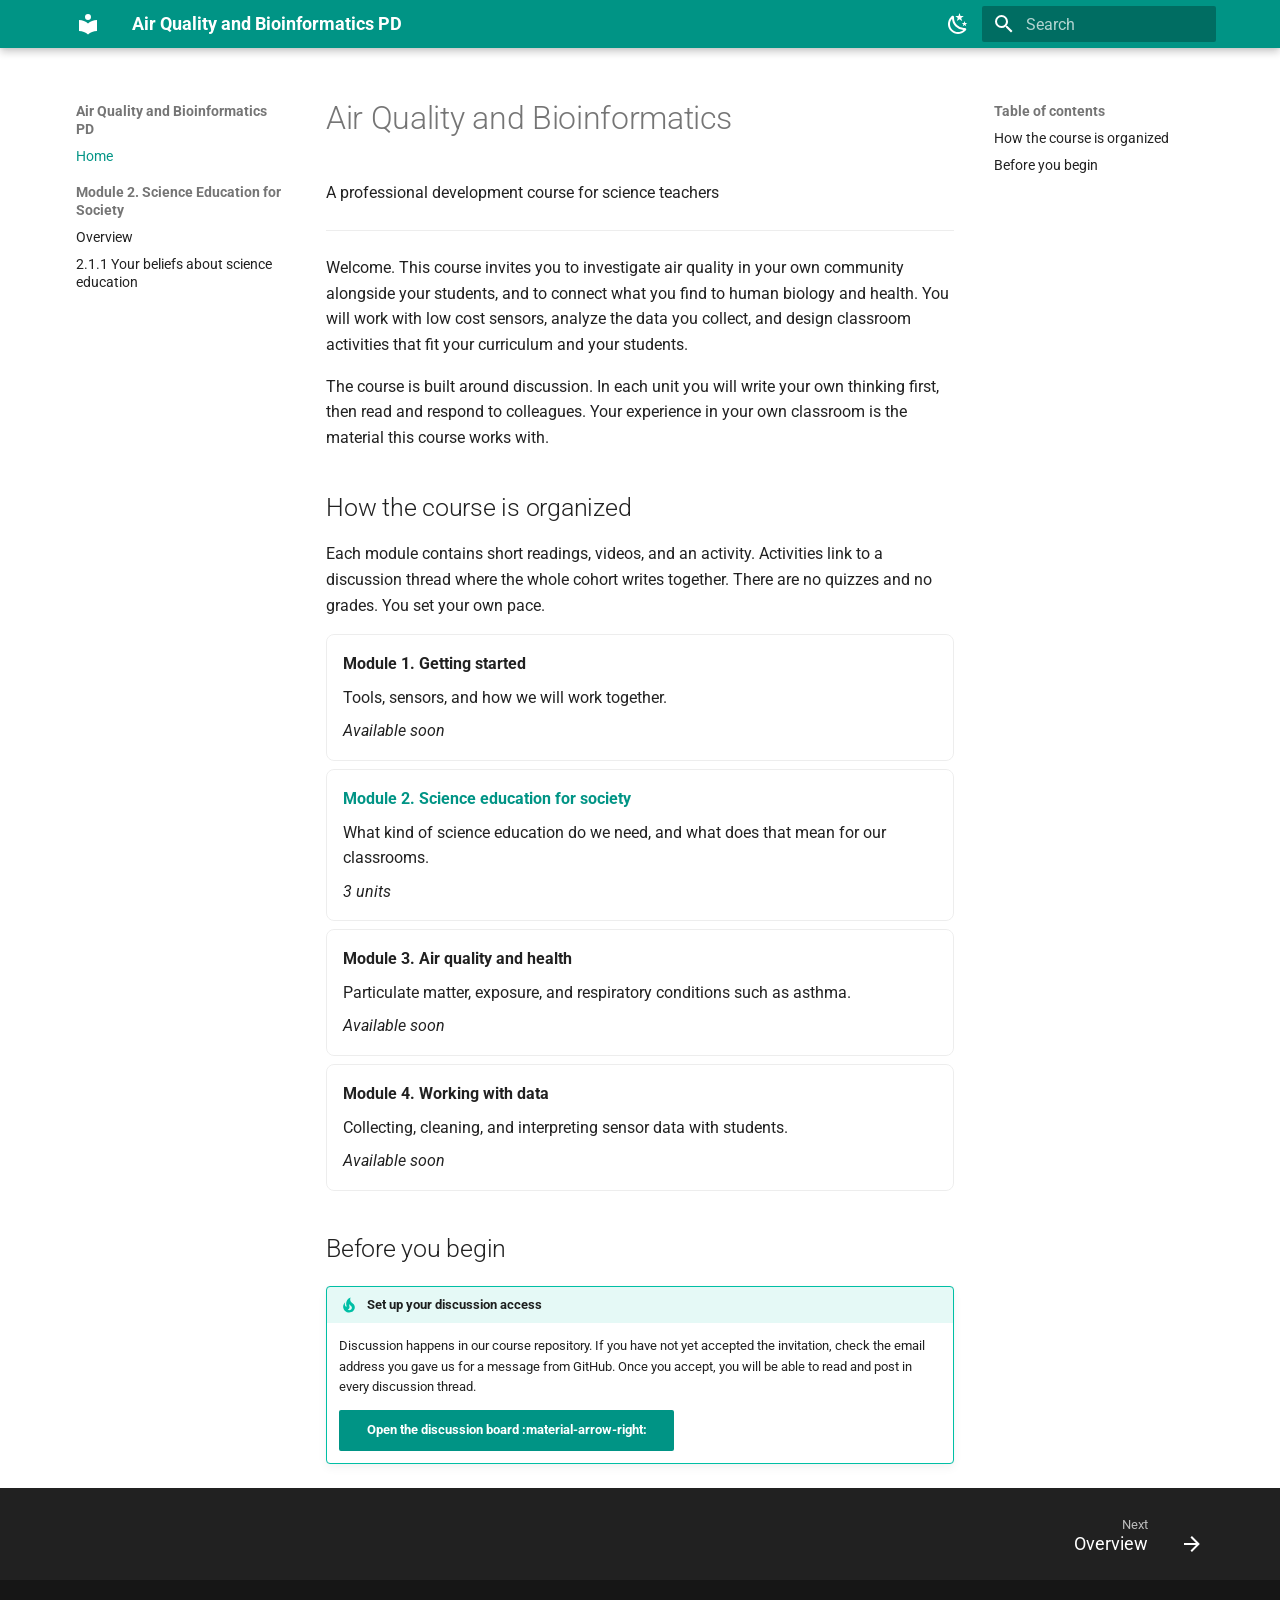
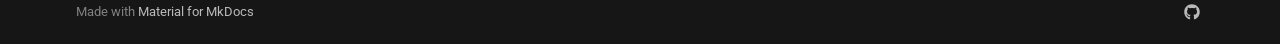
<file: index.html>
<!doctype html>
<html lang="en" class="no-js">
  <head>
    
      <meta charset="utf-8">
      <meta name="viewport" content="width=device-width,initial-scale=1">
      
        <meta name="description" content="A professional development course for science teachers">
      
      
      
      
      
        <link rel="next" href="module-2/index.html">
      
      
        
      
      
      <link rel="icon" href="assets/images/favicon.png">
      <meta name="generator" content="mkdocs-1.6.1, mkdocs-material-9.8.2">
    
    
      
        <title>Air Quality and Bioinformatics PD</title>
      
    
    
      <link rel="stylesheet" href="assets/stylesheets/main.57a0d79d.min.css">
      
        
        <link rel="stylesheet" href="assets/stylesheets/palette.fb2fffe2.min.css">
      
      


    
    
      
    
    
      
        
        
        <link rel="preconnect" href="https://fonts.gstatic.com" crossorigin>
        <link rel="stylesheet" href="https://fonts.googleapis.com/css?family=Roboto:300,300i,400,400i,700,700i%7CRoboto+Mono:400,400i,700,700i&display=fallback">
        <style>:root{--md-text-font:"Roboto";--md-code-font:"Roboto Mono"}</style>
      
    
    
      <link rel="stylesheet" href="stylesheets/extra.css">
    
    <script>__md_scope=new URL(".",location),__md_hash=e=>[...e].reduce(((e,_)=>(e<<5)-e+_.charCodeAt(0)),0),__md_get=(e,_=localStorage,t=__md_scope)=>JSON.parse(_.getItem(t.pathname+"."+e)),__md_set=(e,_,t=localStorage,a=__md_scope)=>{try{t.setItem(a.pathname+"."+e,JSON.stringify(_))}catch(e){}}</script>
    
      

    
    
  </head>
  
  
    
    
      
    
    
    
    
    <body dir="ltr" data-md-color-scheme="default" data-md-color-primary="teal" data-md-color-accent="teal">
  
    
    <input class="md-toggle" data-md-toggle="drawer" type="checkbox" id="__drawer" autocomplete="off">
    <input class="md-toggle" data-md-toggle="search" type="checkbox" id="__search" autocomplete="off">
    <label class="md-overlay" for="__drawer"></label>
    <div data-md-component="skip">
      
        
        <a href="#air-quality-and-bioinformatics" class="md-skip">
          Skip to content
        </a>
      
    </div>
    <div data-md-component="announce">
      
    </div>
    
    
      

  

<header class="md-header md-header--shadow" data-md-component="header">
  <nav class="md-header__inner md-grid" aria-label="Header">
    <a href="index.html" title="Air Quality and Bioinformatics PD" class="md-header__button md-logo" aria-label="Air Quality and Bioinformatics PD" data-md-component="logo">
      
  
  <svg xmlns="http://www.w3.org/2000/svg" viewBox="0 0 24 24"><path d="M12 8a3 3 0 0 0 3-3 3 3 0 0 0-3-3 3 3 0 0 0-3 3 3 3 0 0 0 3 3m0 3.54C9.64 9.35 6.5 8 3 8v11c3.5 0 6.64 1.35 9 3.54 2.36-2.19 5.5-3.54 9-3.54V8c-3.5 0-6.64 1.35-9 3.54"/></svg>

    </a>
    <label class="md-header__button md-icon" for="__drawer">
      
      <svg xmlns="http://www.w3.org/2000/svg" viewBox="0 0 24 24"><path d="M3 6h18v2H3zm0 5h18v2H3zm0 5h18v2H3z"/></svg>
    </label>
    <div class="md-header__title" data-md-component="header-title">
      <div class="md-header__ellipsis">
        <div class="md-header__topic">
          <span class="md-ellipsis">
            Air Quality and Bioinformatics PD
          </span>
        </div>
        <div class="md-header__topic" data-md-component="header-topic">
          <span class="md-ellipsis">
            
              Home
            
          </span>
        </div>
      </div>
    </div>
    
      
        <form class="md-header__option" data-md-component="palette">
  
    
    
    
    <input class="md-option" data-md-color-media="(prefers-color-scheme: light)" data-md-color-scheme="default" data-md-color-primary="teal" data-md-color-accent="teal"  aria-label="Switch to dark mode"  type="radio" name="__palette" id="__palette_0">
    
      <label class="md-header__button md-icon" title="Switch to dark mode" for="__palette_1" hidden>
        <svg xmlns="http://www.w3.org/2000/svg" viewBox="0 0 24 24"><path d="m17.75 4.09-2.53 1.94.91 3.06-2.63-1.81-2.63 1.81.91-3.06-2.53-1.94L12.44 4l1.06-3 1.06 3zm3.5 6.91-1.64 1.25.59 1.98-1.7-1.17-1.7 1.17.59-1.98L15.75 11l2.06-.05L18.5 9l.69 1.95zm-2.28 4.95c.83-.08 1.72 1.1 1.19 1.85-.32.45-.66.87-1.08 1.27C15.17 23 8.84 23 4.94 19.07c-3.91-3.9-3.91-10.24 0-14.14.4-.4.82-.76 1.27-1.08.75-.53 1.93.36 1.85 1.19-.27 2.86.69 5.83 2.89 8.02a9.96 9.96 0 0 0 8.02 2.89m-1.64 2.02a12.08 12.08 0 0 1-7.8-3.47c-2.17-2.19-3.33-5-3.49-7.82-2.81 3.14-2.7 7.96.31 10.98 3.02 3.01 7.84 3.12 10.98.31"/></svg>
      </label>
    
  
    
    
    
    <input class="md-option" data-md-color-media="(prefers-color-scheme: dark)" data-md-color-scheme="slate" data-md-color-primary="teal" data-md-color-accent="teal"  aria-label="Switch to light mode"  type="radio" name="__palette" id="__palette_1">
    
      <label class="md-header__button md-icon" title="Switch to light mode" for="__palette_0" hidden>
        <svg xmlns="http://www.w3.org/2000/svg" viewBox="0 0 24 24"><path d="M12 7a5 5 0 0 1 5 5 5 5 0 0 1-5 5 5 5 0 0 1-5-5 5 5 0 0 1 5-5m0 2a3 3 0 0 0-3 3 3 3 0 0 0 3 3 3 3 0 0 0 3-3 3 3 0 0 0-3-3m0-7 2.39 3.42C13.65 5.15 12.84 5 12 5s-1.65.15-2.39.42zM3.34 7l4.16-.35A7.2 7.2 0 0 0 5.94 8.5c-.44.74-.69 1.5-.83 2.29zm.02 10 1.76-3.77a7.131 7.131 0 0 0 2.38 4.14zM20.65 7l-1.77 3.79a7.02 7.02 0 0 0-2.38-4.15zm-.01 10-4.14.36c.59-.51 1.12-1.14 1.54-1.86.42-.73.69-1.5.83-2.29zM12 22l-2.41-3.44c.74.27 1.55.44 2.41.44.82 0 1.63-.17 2.37-.44z"/></svg>
      </label>
    
  
</form>
      
    
    
      <script>var palette=__md_get("__palette");if(palette&&palette.color){if("(prefers-color-scheme)"===palette.color.media){var media=matchMedia("(prefers-color-scheme: light)"),input=document.querySelector(media.matches?"[data-md-color-media='(prefers-color-scheme: light)']":"[data-md-color-media='(prefers-color-scheme: dark)']");palette.color.media=input.getAttribute("data-md-color-media"),palette.color.scheme=input.getAttribute("data-md-color-scheme"),palette.color.primary=input.getAttribute("data-md-color-primary"),palette.color.accent=input.getAttribute("data-md-color-accent")}for(var[key,value]of Object.entries(palette.color))document.body.setAttribute("data-md-color-"+key,value)}</script>
    
    
    
      
      
        <label class="md-header__button md-icon" for="__search">
          
          <svg xmlns="http://www.w3.org/2000/svg" viewBox="0 0 24 24"><path d="M9.5 3A6.5 6.5 0 0 1 16 9.5c0 1.61-.59 3.09-1.56 4.23l.27.27h.79l5 5-1.5 1.5-5-5v-.79l-.27-.27A6.52 6.52 0 0 1 9.5 16 6.5 6.5 0 0 1 3 9.5 6.5 6.5 0 0 1 9.5 3m0 2C7 5 5 7 5 9.5S7 14 9.5 14 14 12 14 9.5 12 5 9.5 5"/></svg>
        </label>
        <div class="md-search" data-md-component="search" role="dialog">
  <label class="md-search__overlay" for="__search"></label>
  <div class="md-search__inner" role="search">
    <form class="md-search__form" name="search">
      <input type="text" class="md-search__input" name="query" aria-label="Search" placeholder="Search" autocapitalize="off" autocorrect="off" autocomplete="off" spellcheck="false" data-md-component="search-query" required>
      <label class="md-search__icon md-icon" for="__search">
        
        <svg xmlns="http://www.w3.org/2000/svg" viewBox="0 0 24 24"><path d="M9.5 3A6.5 6.5 0 0 1 16 9.5c0 1.61-.59 3.09-1.56 4.23l.27.27h.79l5 5-1.5 1.5-5-5v-.79l-.27-.27A6.52 6.52 0 0 1 9.5 16 6.5 6.5 0 0 1 3 9.5 6.5 6.5 0 0 1 9.5 3m0 2C7 5 5 7 5 9.5S7 14 9.5 14 14 12 14 9.5 12 5 9.5 5"/></svg>
        
        <svg xmlns="http://www.w3.org/2000/svg" viewBox="0 0 24 24"><path d="M20 11v2H8l5.5 5.5-1.42 1.42L4.16 12l7.92-7.92L13.5 5.5 8 11z"/></svg>
      </label>
      <nav class="md-search__options" aria-label="Search">
        
        <button type="reset" class="md-search__icon md-icon" title="Clear" aria-label="Clear" tabindex="-1">
          
          <svg xmlns="http://www.w3.org/2000/svg" viewBox="0 0 24 24"><path d="M19 6.41 17.59 5 12 10.59 6.41 5 5 6.41 10.59 12 5 17.59 6.41 19 12 13.41 17.59 19 19 17.59 13.41 12z"/></svg>
        </button>
      </nav>
      
        <div class="md-search__suggest" data-md-component="search-suggest"></div>
      
    </form>
    <div class="md-search__output">
      <div class="md-search__scrollwrap" tabindex="0" data-md-scrollfix>
        <div class="md-search-result" data-md-component="search-result">
          <div class="md-search-result__meta">
            Initializing search
          </div>
          <ol class="md-search-result__list" role="presentation"></ol>
        </div>
      </div>
    </div>
  </div>
</div>
      
    
    
  </nav>
  
</header>
    
    <div class="md-container" data-md-component="container">
      
      
        
          
        
      
      <main class="md-main" data-md-component="main">
        <div class="md-main__inner md-grid">
          
            
              
              <div class="md-sidebar md-sidebar--primary" data-md-component="sidebar" data-md-type="navigation" >
                <div class="md-sidebar__scrollwrap">
                  <div class="md-sidebar__inner">
                    



<nav class="md-nav md-nav--primary" aria-label="Navigation" data-md-level="0">
  <label class="md-nav__title" for="__drawer">
    <a href="index.html" title="Air Quality and Bioinformatics PD" class="md-nav__button md-logo" aria-label="Air Quality and Bioinformatics PD" data-md-component="logo">
      
  
  <svg xmlns="http://www.w3.org/2000/svg" viewBox="0 0 24 24"><path d="M12 8a3 3 0 0 0 3-3 3 3 0 0 0-3-3 3 3 0 0 0-3 3 3 3 0 0 0 3 3m0 3.54C9.64 9.35 6.5 8 3 8v11c3.5 0 6.64 1.35 9 3.54 2.36-2.19 5.5-3.54 9-3.54V8c-3.5 0-6.64 1.35-9 3.54"/></svg>

    </a>
    Air Quality and Bioinformatics PD
  </label>
  
  <ul class="md-nav__list" data-md-scrollfix>
    
      
      
  
  
    
  
  
  
    <li class="md-nav__item md-nav__item--active">
      
      <input class="md-nav__toggle md-toggle" type="checkbox" id="__toc">
      
      
        
      
      
        <label class="md-nav__link md-nav__link--active" for="__toc">
          
  
  
  <span class="md-ellipsis">
    
  
    Home
  

    
  </span>
  
  

          <span class="md-nav__icon md-icon"></span>
        </label>
      
      <a href="index.html" class="md-nav__link md-nav__link--active">
        
  
  
  <span class="md-ellipsis">
    
  
    Home
  

    
  </span>
  
  

      </a>
      
        

<nav class="md-nav md-nav--secondary" aria-label="Table of contents">
  
  
  
    
  
  
    <label class="md-nav__title" for="__toc">
      <span class="md-nav__icon md-icon"></span>
      Table of contents
    </label>
    <ul class="md-nav__list" data-md-component="toc" data-md-scrollfix>
      
        <li class="md-nav__item">
  <a href="#how-the-course-is-organized" class="md-nav__link">
    <span class="md-ellipsis">
      
        How the course is organized
      
    </span>
  </a>
  
</li>
      
        <li class="md-nav__item">
  <a href="#before-you-begin" class="md-nav__link">
    <span class="md-ellipsis">
      
        Before you begin
      
    </span>
  </a>
  
</li>
      
    </ul>
  
</nav>
      
    </li>
  

    
      
      
  
  
  
  
    
    
    
    
      
        
        
      
    
    
    <li class="md-nav__item md-nav__item--section md-nav__item--nested">
      
        
        
        <input class="md-nav__toggle md-toggle " type="checkbox" id="__nav_2" >
        
          
          <label class="md-nav__link" for="__nav_2" id="__nav_2_label" tabindex="">
            
  
  
  <span class="md-ellipsis">
    
  
    Module 2. Science Education for Society
  

    
  </span>
  
  

            <span class="md-nav__icon md-icon"></span>
          </label>
        
        <nav class="md-nav" data-md-level="1" aria-labelledby="__nav_2_label" aria-expanded="false">
          <label class="md-nav__title" for="__nav_2">
            <span class="md-nav__icon md-icon"></span>
            
  
    Module 2. Science Education for Society
  

          </label>
          <ul class="md-nav__list" data-md-scrollfix>
            
              
                
  
  
  
  
    <li class="md-nav__item">
      <a href="module-2/index.html" class="md-nav__link">
        
  
  
  <span class="md-ellipsis">
    
  
    Overview
  

    
  </span>
  
  

      </a>
    </li>
  

              
            
              
                
  
  
  
  
    <li class="md-nav__item">
      <a href="module-2/beliefs.html" class="md-nav__link">
        
  
  
  <span class="md-ellipsis">
    
  
    2.1.1 Your beliefs about science education
  

    
  </span>
  
  

      </a>
    </li>
  

              
            
          </ul>
        </nav>
      
    </li>
  

    
  </ul>
</nav>
                  </div>
                </div>
              </div>
            
            
              
              <div class="md-sidebar md-sidebar--secondary" data-md-component="sidebar" data-md-type="toc" >
                <div class="md-sidebar__scrollwrap">
                  <div class="md-sidebar__inner">
                    

<nav class="md-nav md-nav--secondary" aria-label="Table of contents">
  
  
  
    
  
  
    <label class="md-nav__title" for="__toc">
      <span class="md-nav__icon md-icon"></span>
      Table of contents
    </label>
    <ul class="md-nav__list" data-md-component="toc" data-md-scrollfix>
      
        <li class="md-nav__item">
  <a href="#how-the-course-is-organized" class="md-nav__link">
    <span class="md-ellipsis">
      
        How the course is organized
      
    </span>
  </a>
  
</li>
      
        <li class="md-nav__item">
  <a href="#before-you-begin" class="md-nav__link">
    <span class="md-ellipsis">
      
        Before you begin
      
    </span>
  </a>
  
</li>
      
    </ul>
  
</nav>
                  </div>
                </div>
              </div>
            
          
          
            <div class="md-content" data-md-component="content">
              
              <article class="md-content__inner md-typeset">
                
                  



<h1 id="air-quality-and-bioinformatics">Air Quality and Bioinformatics</h1>
<p>A professional development course for science teachers</p>
<hr />
<p>Welcome. This course invites you to investigate air quality in your own community alongside your students, and to connect what you find to human biology and health. You will work with low cost sensors, analyze the data you collect, and design classroom activities that fit your curriculum and your students.</p>
<p>The course is built around discussion. In each unit you will write your own thinking first, then read and respond to colleagues. Your experience in your own classroom is the material this course works with.</p>
<h2 id="how-the-course-is-organized">How the course is organized</h2>
<p>Each module contains short readings, videos, and an activity. Activities link to a discussion thread where the whole cohort writes together. There are no quizzes and no grades. You set your own pace.</p>
<div class="grid cards">
<ul>
<li>
<p><strong>Module 1. Getting started</strong></p>
<p>Tools, sensors, and how we will work together.</p>
<p><em>Available soon</em></p>
</li>
<li>
<p><strong><a href="module-2/index.html">Module 2. Science education for society</a></strong></p>
<p>What kind of science education do we need, and what does that mean for our classrooms.</p>
<p><em>3 units</em></p>
</li>
<li>
<p><strong>Module 3. Air quality and health</strong></p>
<p>Particulate matter, exposure, and respiratory conditions such as asthma.</p>
<p><em>Available soon</em></p>
</li>
<li>
<p><strong>Module 4. Working with data</strong></p>
<p>Collecting, cleaning, and interpreting sensor data with students.</p>
<p><em>Available soon</em></p>
</li>
</ul>
</div>
<h2 id="before-you-begin">Before you begin</h2>
<div class="admonition tip">
<p class="admonition-title">Set up your discussion access</p>
<p>Discussion happens in our course repository. If you have not yet accepted the invitation, check the email address you gave us for a message from GitHub. Once you accept, you will be able to read and post in every discussion thread.</p>
<p><a class="md-button md-button--primary" href="https://github.com/">Open the discussion board :material-arrow-right:</a></p>
</div>












                
              </article>
            </div>
          
          
<script>var target=document.getElementById(location.hash.slice(1));target&&target.name&&(target.checked=target.name.startsWith("__tabbed_"))</script>
        </div>
        
          <button type="button" class="md-top md-icon" data-md-component="top" hidden>
  
  <svg xmlns="http://www.w3.org/2000/svg" viewBox="0 0 24 24"><path d="M13 20h-2V8l-5.5 5.5-1.42-1.42L12 4.16l7.92 7.92-1.42 1.42L13 8z"/></svg>
  Back to top
</button>
        
      </main>
      
        <footer class="md-footer">
  
    
      
      <nav class="md-footer__inner md-grid" aria-label="Footer" >
        
        
          
          <a href="module-2/index.html" class="md-footer__link md-footer__link--next" aria-label="Next: Overview">
            <div class="md-footer__title">
              <span class="md-footer__direction">
                Next
              </span>
              <div class="md-ellipsis">
                Overview
              </div>
            </div>
            <div class="md-footer__button md-icon">
              
              <svg xmlns="http://www.w3.org/2000/svg" viewBox="0 0 24 24"><path d="M4 11v2h12l-5.5 5.5 1.42 1.42L19.84 12l-7.92-7.92L10.5 5.5 16 11z"/></svg>
            </div>
          </a>
        
      </nav>
    
  
  <div class="md-footer-meta md-typeset">
    <div class="md-footer-meta__inner md-grid">
      <div class="md-copyright">
  
  
    Made with
    <a href="https://squidfunk.github.io/mkdocs-material/" target="_blank" rel="noopener">
      Material for MkDocs
    </a>
  
</div>
      
        
<div class="md-social">
  
    
    
    
    
    <a href="https://github.com/" target="_blank" rel="noopener" title="Course repository" class="md-social__link">
      <svg xmlns="http://www.w3.org/2000/svg" viewBox="0 0 512 512"><!--! Font Awesome Free 7.1.0 by @fontawesome - https://fontawesome.com License - https://fontawesome.com/license/free (Icons: CC BY 4.0, Fonts: SIL OFL 1.1, Code: MIT License) Copyright 2025 Fonticons, Inc.--><path d="M173.9 397.4c0 2-2.3 3.6-5.2 3.6-3.3.3-5.6-1.3-5.6-3.6 0-2 2.3-3.6 5.2-3.6 3-.3 5.6 1.3 5.6 3.6m-31.1-4.5c-.7 2 1.3 4.3 4.3 4.9 2.6 1 5.6 0 6.2-2s-1.3-4.3-4.3-5.2c-2.6-.7-5.5.3-6.2 2.3m44.2-1.7c-2.9.7-4.9 2.6-4.6 4.9.3 2 2.9 3.3 5.9 2.6 2.9-.7 4.9-2.6 4.6-4.6-.3-1.9-3-3.2-5.9-2.9M252.8 8C114.1 8 8 113.3 8 252c0 110.9 69.8 205.8 169.5 239.2 12.8 2.3 17.3-5.6 17.3-12.1 0-6.2-.3-40.4-.3-61.4 0 0-70 15-84.7-29.8 0 0-11.4-29.1-27.8-36.6 0 0-22.9-15.7 1.6-15.4 0 0 24.9 2 38.6 25.8 21.9 38.6 58.6 27.5 72.9 20.9 2.3-16 8.8-27.1 16-33.7-55.9-6.2-112.3-14.3-112.3-110.5 0-27.5 7.6-41.3 23.6-58.9-2.6-6.5-11.1-33.3 2.6-67.9 20.9-6.5 69 27 69 27 20-5.6 41.5-8.5 62.8-8.5s42.8 2.9 62.8 8.5c0 0 48.1-33.6 69-27 13.7 34.7 5.2 61.4 2.6 67.9 16 17.7 25.8 31.5 25.8 58.9 0 96.5-58.9 104.2-114.8 110.5 9.2 7.9 17 22.9 17 46.4 0 33.7-.3 75.4-.3 83.6 0 6.5 4.6 14.4 17.3 12.1C436.2 457.8 504 362.9 504 252 504 113.3 391.5 8 252.8 8M105.2 352.9c-1.3 1-1 3.3.7 5.2 1.6 1.6 3.9 2.3 5.2 1 1.3-1 1-3.3-.7-5.2-1.6-1.6-3.9-2.3-5.2-1m-10.8-8.1c-.7 1.3.3 2.9 2.3 3.9 1.6 1 3.6.7 4.3-.7.7-1.3-.3-2.9-2.3-3.9-2-.6-3.6-.3-4.3.7m32.4 35.6c-1.6 1.3-1 4.3 1.3 6.2 2.3 2.3 5.2 2.6 6.5 1 1.3-1.3.7-4.3-1.3-6.2-2.2-2.3-5.2-2.6-6.5-1m-11.4-14.7c-1.6 1-1.6 3.6 0 5.9s4.3 3.3 5.6 2.3c1.6-1.3 1.6-3.9 0-6.2-1.4-2.3-4-3.3-5.6-2"/></svg>
    </a>
  
</div>
      
    </div>
  </div>
</footer>
      
    </div>
    <div class="md-dialog" data-md-component="dialog">
      <div class="md-dialog__inner md-typeset"></div>
    </div>
    
    
    
      
      
      <script id="__config" type="application/json">{"annotate": null, "base": ".", "features": ["navigation.sections", "navigation.top", "navigation.footer", "content.tooltips", "search.highlight", "search.suggest"], "search": "assets/javascripts/workers/search.a7633da7.min.js", "tags": null, "translations": {"clipboard.copied": "Copied to clipboard", "clipboard.copy": "Copy to clipboard", "search.result.more.one": "1 more on this page", "search.result.more.other": "# more on this page", "search.result.none": "No matching documents", "search.result.one": "1 matching document", "search.result.other": "# matching documents", "search.result.placeholder": "Type to start searching", "search.result.term.missing": "Missing", "select.version": "Select version"}, "version": null}</script>
    
    
      <script src="assets/javascripts/bundle.a5f9d56c.min.js"></script>
      
    
  </body>
</html>
</file>
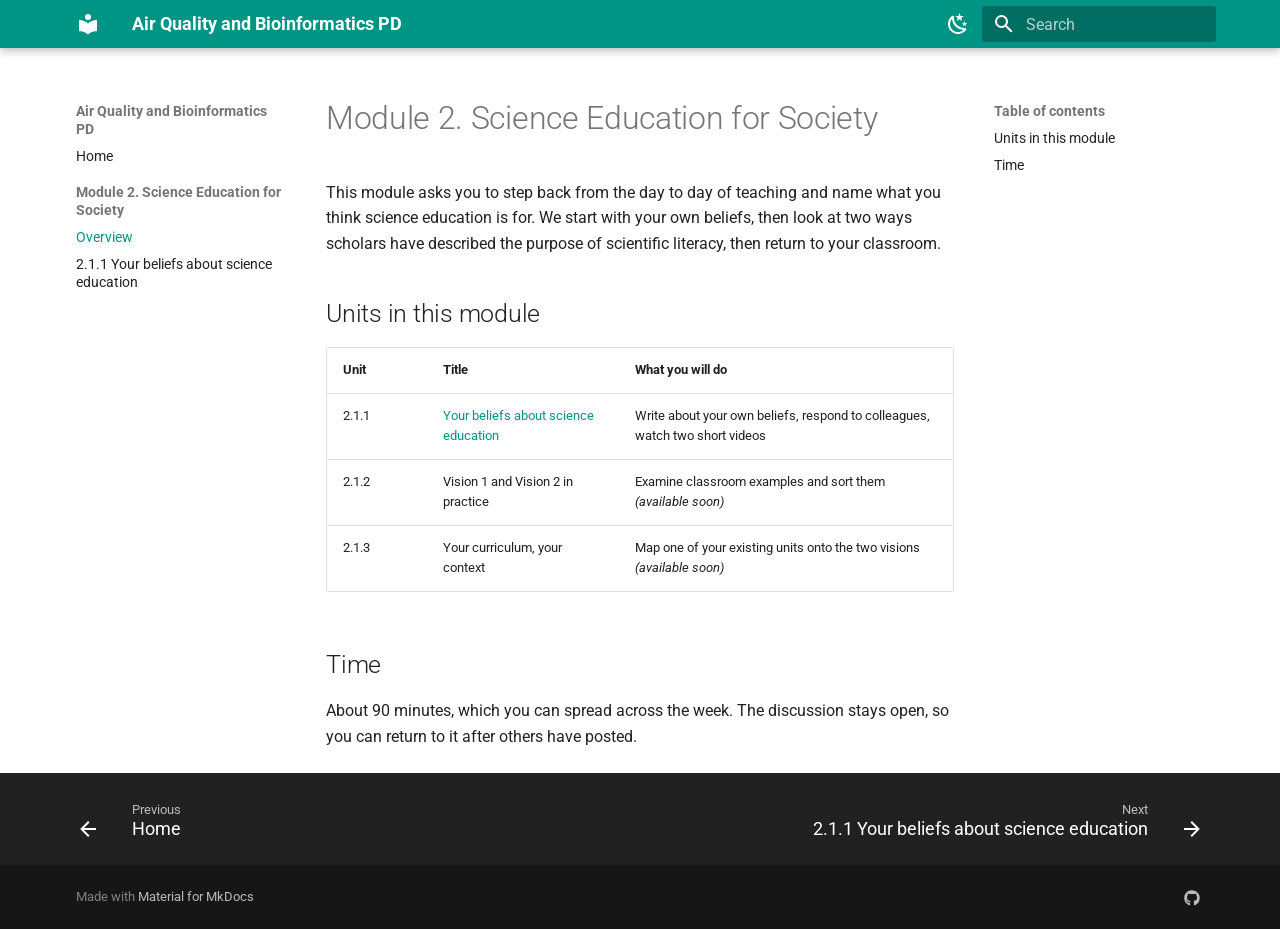
<file: module-2/index.html>
<!doctype html>
<html lang="en" class="no-js">
  <head>
    
      <meta charset="utf-8">
      <meta name="viewport" content="width=device-width,initial-scale=1">
      
        <meta name="description" content="A professional development course for science teachers">
      
      
      
      
        <link rel="prev" href="../index.html">
      
      
        <link rel="next" href="beliefs.html">
      
      
        
      
      
      <link rel="icon" href="../assets/images/favicon.png">
      <meta name="generator" content="mkdocs-1.6.1, mkdocs-material-9.8.2">
    
    
      
        <title>Overview - Air Quality and Bioinformatics PD</title>
      
    
    
      <link rel="stylesheet" href="../assets/stylesheets/main.57a0d79d.min.css">
      
        
        <link rel="stylesheet" href="../assets/stylesheets/palette.fb2fffe2.min.css">
      
      


    
    
      
    
    
      
        
        
        <link rel="preconnect" href="https://fonts.gstatic.com" crossorigin>
        <link rel="stylesheet" href="https://fonts.googleapis.com/css?family=Roboto:300,300i,400,400i,700,700i%7CRoboto+Mono:400,400i,700,700i&display=fallback">
        <style>:root{--md-text-font:"Roboto";--md-code-font:"Roboto Mono"}</style>
      
    
    
      <link rel="stylesheet" href="../stylesheets/extra.css">
    
    <script>__md_scope=new URL("..",location),__md_hash=e=>[...e].reduce(((e,_)=>(e<<5)-e+_.charCodeAt(0)),0),__md_get=(e,_=localStorage,t=__md_scope)=>JSON.parse(_.getItem(t.pathname+"."+e)),__md_set=(e,_,t=localStorage,a=__md_scope)=>{try{t.setItem(a.pathname+"."+e,JSON.stringify(_))}catch(e){}}</script>
    
      

    
    
  </head>
  
  
    
    
      
    
    
    
    
    <body dir="ltr" data-md-color-scheme="default" data-md-color-primary="teal" data-md-color-accent="teal">
  
    
    <input class="md-toggle" data-md-toggle="drawer" type="checkbox" id="__drawer" autocomplete="off">
    <input class="md-toggle" data-md-toggle="search" type="checkbox" id="__search" autocomplete="off">
    <label class="md-overlay" for="__drawer"></label>
    <div data-md-component="skip">
      
        
        <a href="#module-2-science-education-for-society" class="md-skip">
          Skip to content
        </a>
      
    </div>
    <div data-md-component="announce">
      
    </div>
    
    
      

  

<header class="md-header md-header--shadow" data-md-component="header">
  <nav class="md-header__inner md-grid" aria-label="Header">
    <a href="../index.html" title="Air Quality and Bioinformatics PD" class="md-header__button md-logo" aria-label="Air Quality and Bioinformatics PD" data-md-component="logo">
      
  
  <svg xmlns="http://www.w3.org/2000/svg" viewBox="0 0 24 24"><path d="M12 8a3 3 0 0 0 3-3 3 3 0 0 0-3-3 3 3 0 0 0-3 3 3 3 0 0 0 3 3m0 3.54C9.64 9.35 6.5 8 3 8v11c3.5 0 6.64 1.35 9 3.54 2.36-2.19 5.5-3.54 9-3.54V8c-3.5 0-6.64 1.35-9 3.54"/></svg>

    </a>
    <label class="md-header__button md-icon" for="__drawer">
      
      <svg xmlns="http://www.w3.org/2000/svg" viewBox="0 0 24 24"><path d="M3 6h18v2H3zm0 5h18v2H3zm0 5h18v2H3z"/></svg>
    </label>
    <div class="md-header__title" data-md-component="header-title">
      <div class="md-header__ellipsis">
        <div class="md-header__topic">
          <span class="md-ellipsis">
            Air Quality and Bioinformatics PD
          </span>
        </div>
        <div class="md-header__topic" data-md-component="header-topic">
          <span class="md-ellipsis">
            
              Overview
            
          </span>
        </div>
      </div>
    </div>
    
      
        <form class="md-header__option" data-md-component="palette">
  
    
    
    
    <input class="md-option" data-md-color-media="(prefers-color-scheme: light)" data-md-color-scheme="default" data-md-color-primary="teal" data-md-color-accent="teal"  aria-label="Switch to dark mode"  type="radio" name="__palette" id="__palette_0">
    
      <label class="md-header__button md-icon" title="Switch to dark mode" for="__palette_1" hidden>
        <svg xmlns="http://www.w3.org/2000/svg" viewBox="0 0 24 24"><path d="m17.75 4.09-2.53 1.94.91 3.06-2.63-1.81-2.63 1.81.91-3.06-2.53-1.94L12.44 4l1.06-3 1.06 3zm3.5 6.91-1.64 1.25.59 1.98-1.7-1.17-1.7 1.17.59-1.98L15.75 11l2.06-.05L18.5 9l.69 1.95zm-2.28 4.95c.83-.08 1.72 1.1 1.19 1.85-.32.45-.66.87-1.08 1.27C15.17 23 8.84 23 4.94 19.07c-3.91-3.9-3.91-10.24 0-14.14.4-.4.82-.76 1.27-1.08.75-.53 1.93.36 1.85 1.19-.27 2.86.69 5.83 2.89 8.02a9.96 9.96 0 0 0 8.02 2.89m-1.64 2.02a12.08 12.08 0 0 1-7.8-3.47c-2.17-2.19-3.33-5-3.49-7.82-2.81 3.14-2.7 7.96.31 10.98 3.02 3.01 7.84 3.12 10.98.31"/></svg>
      </label>
    
  
    
    
    
    <input class="md-option" data-md-color-media="(prefers-color-scheme: dark)" data-md-color-scheme="slate" data-md-color-primary="teal" data-md-color-accent="teal"  aria-label="Switch to light mode"  type="radio" name="__palette" id="__palette_1">
    
      <label class="md-header__button md-icon" title="Switch to light mode" for="__palette_0" hidden>
        <svg xmlns="http://www.w3.org/2000/svg" viewBox="0 0 24 24"><path d="M12 7a5 5 0 0 1 5 5 5 5 0 0 1-5 5 5 5 0 0 1-5-5 5 5 0 0 1 5-5m0 2a3 3 0 0 0-3 3 3 3 0 0 0 3 3 3 3 0 0 0 3-3 3 3 0 0 0-3-3m0-7 2.39 3.42C13.65 5.15 12.84 5 12 5s-1.65.15-2.39.42zM3.34 7l4.16-.35A7.2 7.2 0 0 0 5.94 8.5c-.44.74-.69 1.5-.83 2.29zm.02 10 1.76-3.77a7.131 7.131 0 0 0 2.38 4.14zM20.65 7l-1.77 3.79a7.02 7.02 0 0 0-2.38-4.15zm-.01 10-4.14.36c.59-.51 1.12-1.14 1.54-1.86.42-.73.69-1.5.83-2.29zM12 22l-2.41-3.44c.74.27 1.55.44 2.41.44.82 0 1.63-.17 2.37-.44z"/></svg>
      </label>
    
  
</form>
      
    
    
      <script>var palette=__md_get("__palette");if(palette&&palette.color){if("(prefers-color-scheme)"===palette.color.media){var media=matchMedia("(prefers-color-scheme: light)"),input=document.querySelector(media.matches?"[data-md-color-media='(prefers-color-scheme: light)']":"[data-md-color-media='(prefers-color-scheme: dark)']");palette.color.media=input.getAttribute("data-md-color-media"),palette.color.scheme=input.getAttribute("data-md-color-scheme"),palette.color.primary=input.getAttribute("data-md-color-primary"),palette.color.accent=input.getAttribute("data-md-color-accent")}for(var[key,value]of Object.entries(palette.color))document.body.setAttribute("data-md-color-"+key,value)}</script>
    
    
    
      
      
        <label class="md-header__button md-icon" for="__search">
          
          <svg xmlns="http://www.w3.org/2000/svg" viewBox="0 0 24 24"><path d="M9.5 3A6.5 6.5 0 0 1 16 9.5c0 1.61-.59 3.09-1.56 4.23l.27.27h.79l5 5-1.5 1.5-5-5v-.79l-.27-.27A6.52 6.52 0 0 1 9.5 16 6.5 6.5 0 0 1 3 9.5 6.5 6.5 0 0 1 9.5 3m0 2C7 5 5 7 5 9.5S7 14 9.5 14 14 12 14 9.5 12 5 9.5 5"/></svg>
        </label>
        <div class="md-search" data-md-component="search" role="dialog">
  <label class="md-search__overlay" for="__search"></label>
  <div class="md-search__inner" role="search">
    <form class="md-search__form" name="search">
      <input type="text" class="md-search__input" name="query" aria-label="Search" placeholder="Search" autocapitalize="off" autocorrect="off" autocomplete="off" spellcheck="false" data-md-component="search-query" required>
      <label class="md-search__icon md-icon" for="__search">
        
        <svg xmlns="http://www.w3.org/2000/svg" viewBox="0 0 24 24"><path d="M9.5 3A6.5 6.5 0 0 1 16 9.5c0 1.61-.59 3.09-1.56 4.23l.27.27h.79l5 5-1.5 1.5-5-5v-.79l-.27-.27A6.52 6.52 0 0 1 9.5 16 6.5 6.5 0 0 1 3 9.5 6.5 6.5 0 0 1 9.5 3m0 2C7 5 5 7 5 9.5S7 14 9.5 14 14 12 14 9.5 12 5 9.5 5"/></svg>
        
        <svg xmlns="http://www.w3.org/2000/svg" viewBox="0 0 24 24"><path d="M20 11v2H8l5.5 5.5-1.42 1.42L4.16 12l7.92-7.92L13.5 5.5 8 11z"/></svg>
      </label>
      <nav class="md-search__options" aria-label="Search">
        
        <button type="reset" class="md-search__icon md-icon" title="Clear" aria-label="Clear" tabindex="-1">
          
          <svg xmlns="http://www.w3.org/2000/svg" viewBox="0 0 24 24"><path d="M19 6.41 17.59 5 12 10.59 6.41 5 5 6.41 10.59 12 5 17.59 6.41 19 12 13.41 17.59 19 19 17.59 13.41 12z"/></svg>
        </button>
      </nav>
      
        <div class="md-search__suggest" data-md-component="search-suggest"></div>
      
    </form>
    <div class="md-search__output">
      <div class="md-search__scrollwrap" tabindex="0" data-md-scrollfix>
        <div class="md-search-result" data-md-component="search-result">
          <div class="md-search-result__meta">
            Initializing search
          </div>
          <ol class="md-search-result__list" role="presentation"></ol>
        </div>
      </div>
    </div>
  </div>
</div>
      
    
    
  </nav>
  
</header>
    
    <div class="md-container" data-md-component="container">
      
      
        
          
        
      
      <main class="md-main" data-md-component="main">
        <div class="md-main__inner md-grid">
          
            
              
              <div class="md-sidebar md-sidebar--primary" data-md-component="sidebar" data-md-type="navigation" >
                <div class="md-sidebar__scrollwrap">
                  <div class="md-sidebar__inner">
                    



<nav class="md-nav md-nav--primary" aria-label="Navigation" data-md-level="0">
  <label class="md-nav__title" for="__drawer">
    <a href="../index.html" title="Air Quality and Bioinformatics PD" class="md-nav__button md-logo" aria-label="Air Quality and Bioinformatics PD" data-md-component="logo">
      
  
  <svg xmlns="http://www.w3.org/2000/svg" viewBox="0 0 24 24"><path d="M12 8a3 3 0 0 0 3-3 3 3 0 0 0-3-3 3 3 0 0 0-3 3 3 3 0 0 0 3 3m0 3.54C9.64 9.35 6.5 8 3 8v11c3.5 0 6.64 1.35 9 3.54 2.36-2.19 5.5-3.54 9-3.54V8c-3.5 0-6.64 1.35-9 3.54"/></svg>

    </a>
    Air Quality and Bioinformatics PD
  </label>
  
  <ul class="md-nav__list" data-md-scrollfix>
    
      
      
  
  
  
  
    <li class="md-nav__item">
      <a href="../index.html" class="md-nav__link">
        
  
  
  <span class="md-ellipsis">
    
  
    Home
  

    
  </span>
  
  

      </a>
    </li>
  

    
      
      
  
  
    
  
  
  
    
    
    
    
      
        
        
      
    
    
    <li class="md-nav__item md-nav__item--active md-nav__item--section md-nav__item--nested">
      
        
        
        <input class="md-nav__toggle md-toggle " type="checkbox" id="__nav_2" checked>
        
          
          <label class="md-nav__link" for="__nav_2" id="__nav_2_label" tabindex="">
            
  
  
  <span class="md-ellipsis">
    
  
    Module 2. Science Education for Society
  

    
  </span>
  
  

            <span class="md-nav__icon md-icon"></span>
          </label>
        
        <nav class="md-nav" data-md-level="1" aria-labelledby="__nav_2_label" aria-expanded="true">
          <label class="md-nav__title" for="__nav_2">
            <span class="md-nav__icon md-icon"></span>
            
  
    Module 2. Science Education for Society
  

          </label>
          <ul class="md-nav__list" data-md-scrollfix>
            
              
                
  
  
    
  
  
  
    <li class="md-nav__item md-nav__item--active">
      
      <input class="md-nav__toggle md-toggle" type="checkbox" id="__toc">
      
      
        
      
      
        <label class="md-nav__link md-nav__link--active" for="__toc">
          
  
  
  <span class="md-ellipsis">
    
  
    Overview
  

    
  </span>
  
  

          <span class="md-nav__icon md-icon"></span>
        </label>
      
      <a href="index.html" class="md-nav__link md-nav__link--active">
        
  
  
  <span class="md-ellipsis">
    
  
    Overview
  

    
  </span>
  
  

      </a>
      
        

<nav class="md-nav md-nav--secondary" aria-label="Table of contents">
  
  
  
    
  
  
    <label class="md-nav__title" for="__toc">
      <span class="md-nav__icon md-icon"></span>
      Table of contents
    </label>
    <ul class="md-nav__list" data-md-component="toc" data-md-scrollfix>
      
        <li class="md-nav__item">
  <a href="#units-in-this-module" class="md-nav__link">
    <span class="md-ellipsis">
      
        Units in this module
      
    </span>
  </a>
  
</li>
      
        <li class="md-nav__item">
  <a href="#time" class="md-nav__link">
    <span class="md-ellipsis">
      
        Time
      
    </span>
  </a>
  
</li>
      
    </ul>
  
</nav>
      
    </li>
  

              
            
              
                
  
  
  
  
    <li class="md-nav__item">
      <a href="beliefs.html" class="md-nav__link">
        
  
  
  <span class="md-ellipsis">
    
  
    2.1.1 Your beliefs about science education
  

    
  </span>
  
  

      </a>
    </li>
  

              
            
          </ul>
        </nav>
      
    </li>
  

    
  </ul>
</nav>
                  </div>
                </div>
              </div>
            
            
              
              <div class="md-sidebar md-sidebar--secondary" data-md-component="sidebar" data-md-type="toc" >
                <div class="md-sidebar__scrollwrap">
                  <div class="md-sidebar__inner">
                    

<nav class="md-nav md-nav--secondary" aria-label="Table of contents">
  
  
  
    
  
  
    <label class="md-nav__title" for="__toc">
      <span class="md-nav__icon md-icon"></span>
      Table of contents
    </label>
    <ul class="md-nav__list" data-md-component="toc" data-md-scrollfix>
      
        <li class="md-nav__item">
  <a href="#units-in-this-module" class="md-nav__link">
    <span class="md-ellipsis">
      
        Units in this module
      
    </span>
  </a>
  
</li>
      
        <li class="md-nav__item">
  <a href="#time" class="md-nav__link">
    <span class="md-ellipsis">
      
        Time
      
    </span>
  </a>
  
</li>
      
    </ul>
  
</nav>
                  </div>
                </div>
              </div>
            
          
          
            <div class="md-content" data-md-component="content">
              
              <article class="md-content__inner md-typeset">
                
                  



<h1 id="module-2-science-education-for-society">Module 2. Science Education for Society</h1>
<p>This module asks you to step back from the day to day of teaching and name what you think science education is for. We start with your own beliefs, then look at two ways scholars have described the purpose of scientific literacy, then return to your classroom.</p>
<h2 id="units-in-this-module">Units in this module</h2>
<table>
<thead>
<tr>
<th>Unit</th>
<th>Title</th>
<th>What you will do</th>
</tr>
</thead>
<tbody>
<tr>
<td>2.1.1</td>
<td><a href="beliefs.html">Your beliefs about science education</a></td>
<td>Write about your own beliefs, respond to colleagues, watch two short videos</td>
</tr>
<tr>
<td>2.1.2</td>
<td>Vision 1 and Vision 2 in practice</td>
<td>Examine classroom examples and sort them <em>(available soon)</em></td>
</tr>
<tr>
<td>2.1.3</td>
<td>Your curriculum, your context</td>
<td>Map one of your existing units onto the two visions <em>(available soon)</em></td>
</tr>
</tbody>
</table>
<h2 id="time">Time</h2>
<p>About 90 minutes, which you can spread across the week. The discussion stays open, so you can return to it after others have posted.</p>












                
              </article>
            </div>
          
          
<script>var target=document.getElementById(location.hash.slice(1));target&&target.name&&(target.checked=target.name.startsWith("__tabbed_"))</script>
        </div>
        
          <button type="button" class="md-top md-icon" data-md-component="top" hidden>
  
  <svg xmlns="http://www.w3.org/2000/svg" viewBox="0 0 24 24"><path d="M13 20h-2V8l-5.5 5.5-1.42-1.42L12 4.16l7.92 7.92-1.42 1.42L13 8z"/></svg>
  Back to top
</button>
        
      </main>
      
        <footer class="md-footer">
  
    
      
      <nav class="md-footer__inner md-grid" aria-label="Footer" >
        
          
          <a href="../index.html" class="md-footer__link md-footer__link--prev" aria-label="Previous: Home">
            <div class="md-footer__button md-icon">
              
              <svg xmlns="http://www.w3.org/2000/svg" viewBox="0 0 24 24"><path d="M20 11v2H8l5.5 5.5-1.42 1.42L4.16 12l7.92-7.92L13.5 5.5 8 11z"/></svg>
            </div>
            <div class="md-footer__title">
              <span class="md-footer__direction">
                Previous
              </span>
              <div class="md-ellipsis">
                Home
              </div>
            </div>
          </a>
        
        
          
          <a href="beliefs.html" class="md-footer__link md-footer__link--next" aria-label="Next: 2.1.1 Your beliefs about science education">
            <div class="md-footer__title">
              <span class="md-footer__direction">
                Next
              </span>
              <div class="md-ellipsis">
                2.1.1 Your beliefs about science education
              </div>
            </div>
            <div class="md-footer__button md-icon">
              
              <svg xmlns="http://www.w3.org/2000/svg" viewBox="0 0 24 24"><path d="M4 11v2h12l-5.5 5.5 1.42 1.42L19.84 12l-7.92-7.92L10.5 5.5 16 11z"/></svg>
            </div>
          </a>
        
      </nav>
    
  
  <div class="md-footer-meta md-typeset">
    <div class="md-footer-meta__inner md-grid">
      <div class="md-copyright">
  
  
    Made with
    <a href="https://squidfunk.github.io/mkdocs-material/" target="_blank" rel="noopener">
      Material for MkDocs
    </a>
  
</div>
      
        
<div class="md-social">
  
    
    
    
    
    <a href="https://github.com/" target="_blank" rel="noopener" title="Course repository" class="md-social__link">
      <svg xmlns="http://www.w3.org/2000/svg" viewBox="0 0 512 512"><!--! Font Awesome Free 7.1.0 by @fontawesome - https://fontawesome.com License - https://fontawesome.com/license/free (Icons: CC BY 4.0, Fonts: SIL OFL 1.1, Code: MIT License) Copyright 2025 Fonticons, Inc.--><path d="M173.9 397.4c0 2-2.3 3.6-5.2 3.6-3.3.3-5.6-1.3-5.6-3.6 0-2 2.3-3.6 5.2-3.6 3-.3 5.6 1.3 5.6 3.6m-31.1-4.5c-.7 2 1.3 4.3 4.3 4.9 2.6 1 5.6 0 6.2-2s-1.3-4.3-4.3-5.2c-2.6-.7-5.5.3-6.2 2.3m44.2-1.7c-2.9.7-4.9 2.6-4.6 4.9.3 2 2.9 3.3 5.9 2.6 2.9-.7 4.9-2.6 4.6-4.6-.3-1.9-3-3.2-5.9-2.9M252.8 8C114.1 8 8 113.3 8 252c0 110.9 69.8 205.8 169.5 239.2 12.8 2.3 17.3-5.6 17.3-12.1 0-6.2-.3-40.4-.3-61.4 0 0-70 15-84.7-29.8 0 0-11.4-29.1-27.8-36.6 0 0-22.9-15.7 1.6-15.4 0 0 24.9 2 38.6 25.8 21.9 38.6 58.6 27.5 72.9 20.9 2.3-16 8.8-27.1 16-33.7-55.9-6.2-112.3-14.3-112.3-110.5 0-27.5 7.6-41.3 23.6-58.9-2.6-6.5-11.1-33.3 2.6-67.9 20.9-6.5 69 27 69 27 20-5.6 41.5-8.5 62.8-8.5s42.8 2.9 62.8 8.5c0 0 48.1-33.6 69-27 13.7 34.7 5.2 61.4 2.6 67.9 16 17.7 25.8 31.5 25.8 58.9 0 96.5-58.9 104.2-114.8 110.5 9.2 7.9 17 22.9 17 46.4 0 33.7-.3 75.4-.3 83.6 0 6.5 4.6 14.4 17.3 12.1C436.2 457.8 504 362.9 504 252 504 113.3 391.5 8 252.8 8M105.2 352.9c-1.3 1-1 3.3.7 5.2 1.6 1.6 3.9 2.3 5.2 1 1.3-1 1-3.3-.7-5.2-1.6-1.6-3.9-2.3-5.2-1m-10.8-8.1c-.7 1.3.3 2.9 2.3 3.9 1.6 1 3.6.7 4.3-.7.7-1.3-.3-2.9-2.3-3.9-2-.6-3.6-.3-4.3.7m32.4 35.6c-1.6 1.3-1 4.3 1.3 6.2 2.3 2.3 5.2 2.6 6.5 1 1.3-1.3.7-4.3-1.3-6.2-2.2-2.3-5.2-2.6-6.5-1m-11.4-14.7c-1.6 1-1.6 3.6 0 5.9s4.3 3.3 5.6 2.3c1.6-1.3 1.6-3.9 0-6.2-1.4-2.3-4-3.3-5.6-2"/></svg>
    </a>
  
</div>
      
    </div>
  </div>
</footer>
      
    </div>
    <div class="md-dialog" data-md-component="dialog">
      <div class="md-dialog__inner md-typeset"></div>
    </div>
    
    
    
      
      
      <script id="__config" type="application/json">{"annotate": null, "base": "..", "features": ["navigation.sections", "navigation.top", "navigation.footer", "content.tooltips", "search.highlight", "search.suggest"], "search": "../assets/javascripts/workers/search.a7633da7.min.js", "tags": null, "translations": {"clipboard.copied": "Copied to clipboard", "clipboard.copy": "Copy to clipboard", "search.result.more.one": "1 more on this page", "search.result.more.other": "# more on this page", "search.result.none": "No matching documents", "search.result.one": "1 matching document", "search.result.other": "# matching documents", "search.result.placeholder": "Type to start searching", "search.result.term.missing": "Missing", "select.version": "Select version"}, "version": null}</script>
    
    
      <script src="../assets/javascripts/bundle.a5f9d56c.min.js"></script>
      
    
  </body>
</html>
</file>
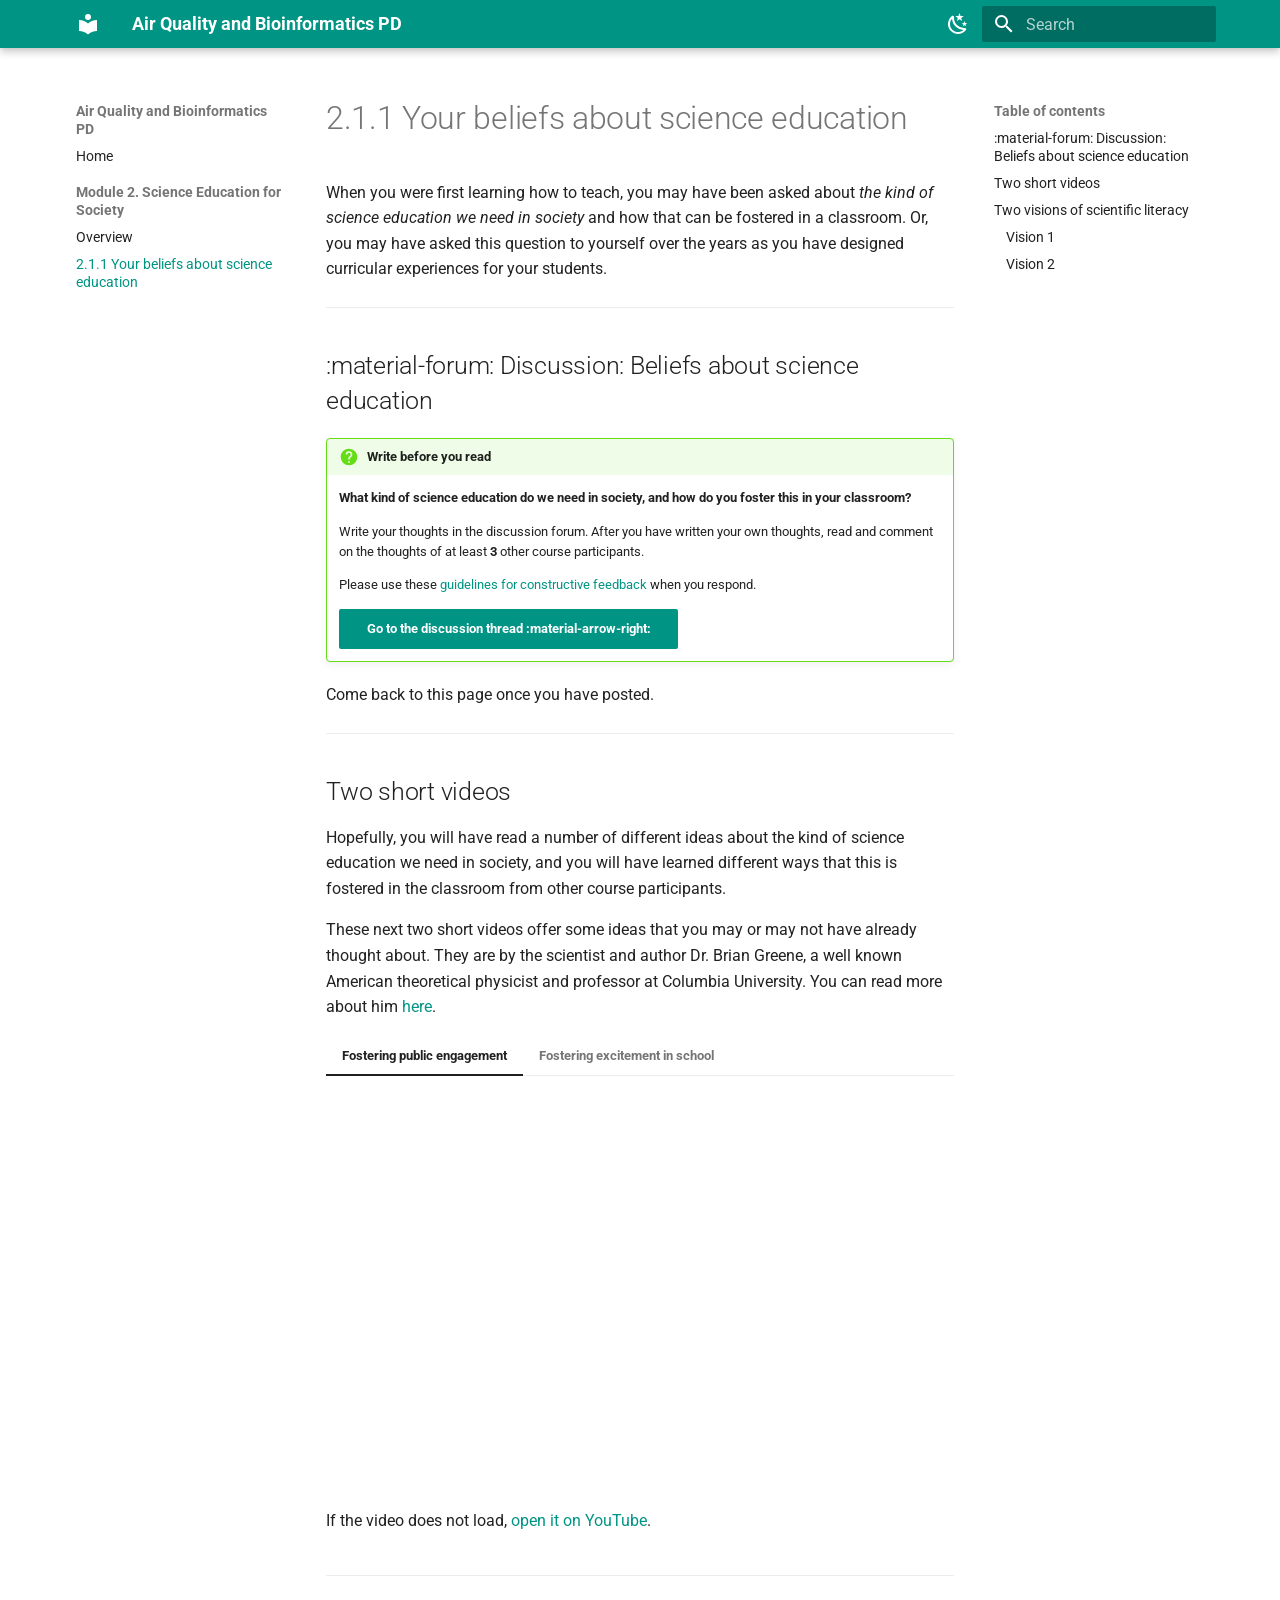
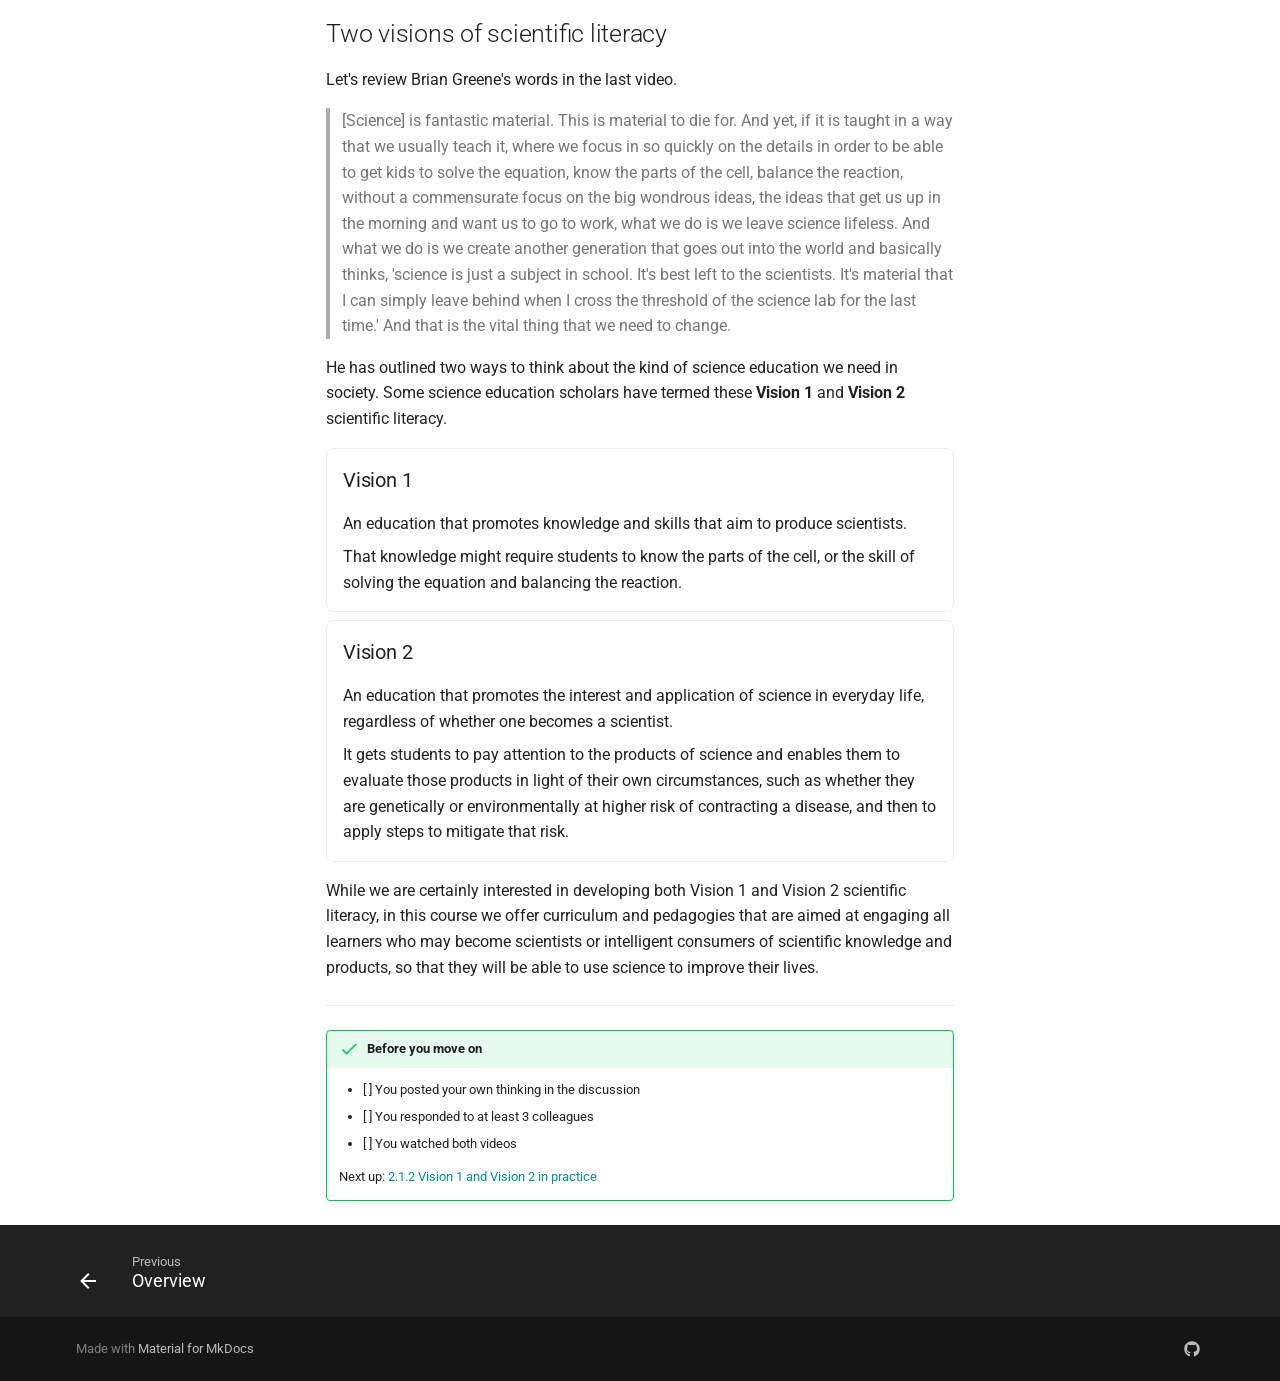
<file: module-2/beliefs.html>
<!doctype html>
<html lang="en" class="no-js">
  <head>
    
      <meta charset="utf-8">
      <meta name="viewport" content="width=device-width,initial-scale=1">
      
        <meta name="description" content="A professional development course for science teachers">
      
      
      
      
        <link rel="prev" href="index.html">
      
      
      
        
      
      
      <link rel="icon" href="../assets/images/favicon.png">
      <meta name="generator" content="mkdocs-1.6.1, mkdocs-material-9.8.2">
    
    
      
        <title>2.1.1 Your beliefs about science education - Air Quality and Bioinformatics PD</title>
      
    
    
      <link rel="stylesheet" href="../assets/stylesheets/main.57a0d79d.min.css">
      
        
        <link rel="stylesheet" href="../assets/stylesheets/palette.fb2fffe2.min.css">
      
      


    
    
      
    
    
      
        
        
        <link rel="preconnect" href="https://fonts.gstatic.com" crossorigin>
        <link rel="stylesheet" href="https://fonts.googleapis.com/css?family=Roboto:300,300i,400,400i,700,700i%7CRoboto+Mono:400,400i,700,700i&display=fallback">
        <style>:root{--md-text-font:"Roboto";--md-code-font:"Roboto Mono"}</style>
      
    
    
      <link rel="stylesheet" href="../stylesheets/extra.css">
    
    <script>__md_scope=new URL("..",location),__md_hash=e=>[...e].reduce(((e,_)=>(e<<5)-e+_.charCodeAt(0)),0),__md_get=(e,_=localStorage,t=__md_scope)=>JSON.parse(_.getItem(t.pathname+"."+e)),__md_set=(e,_,t=localStorage,a=__md_scope)=>{try{t.setItem(a.pathname+"."+e,JSON.stringify(_))}catch(e){}}</script>
    
      

    
    
  </head>
  
  
    
    
      
    
    
    
    
    <body dir="ltr" data-md-color-scheme="default" data-md-color-primary="teal" data-md-color-accent="teal">
  
    
    <input class="md-toggle" data-md-toggle="drawer" type="checkbox" id="__drawer" autocomplete="off">
    <input class="md-toggle" data-md-toggle="search" type="checkbox" id="__search" autocomplete="off">
    <label class="md-overlay" for="__drawer"></label>
    <div data-md-component="skip">
      
        
        <a href="#211-your-beliefs-about-science-education" class="md-skip">
          Skip to content
        </a>
      
    </div>
    <div data-md-component="announce">
      
    </div>
    
    
      

  

<header class="md-header md-header--shadow" data-md-component="header">
  <nav class="md-header__inner md-grid" aria-label="Header">
    <a href="../index.html" title="Air Quality and Bioinformatics PD" class="md-header__button md-logo" aria-label="Air Quality and Bioinformatics PD" data-md-component="logo">
      
  
  <svg xmlns="http://www.w3.org/2000/svg" viewBox="0 0 24 24"><path d="M12 8a3 3 0 0 0 3-3 3 3 0 0 0-3-3 3 3 0 0 0-3 3 3 3 0 0 0 3 3m0 3.54C9.64 9.35 6.5 8 3 8v11c3.5 0 6.64 1.35 9 3.54 2.36-2.19 5.5-3.54 9-3.54V8c-3.5 0-6.64 1.35-9 3.54"/></svg>

    </a>
    <label class="md-header__button md-icon" for="__drawer">
      
      <svg xmlns="http://www.w3.org/2000/svg" viewBox="0 0 24 24"><path d="M3 6h18v2H3zm0 5h18v2H3zm0 5h18v2H3z"/></svg>
    </label>
    <div class="md-header__title" data-md-component="header-title">
      <div class="md-header__ellipsis">
        <div class="md-header__topic">
          <span class="md-ellipsis">
            Air Quality and Bioinformatics PD
          </span>
        </div>
        <div class="md-header__topic" data-md-component="header-topic">
          <span class="md-ellipsis">
            
              2.1.1 Your beliefs about science education
            
          </span>
        </div>
      </div>
    </div>
    
      
        <form class="md-header__option" data-md-component="palette">
  
    
    
    
    <input class="md-option" data-md-color-media="(prefers-color-scheme: light)" data-md-color-scheme="default" data-md-color-primary="teal" data-md-color-accent="teal"  aria-label="Switch to dark mode"  type="radio" name="__palette" id="__palette_0">
    
      <label class="md-header__button md-icon" title="Switch to dark mode" for="__palette_1" hidden>
        <svg xmlns="http://www.w3.org/2000/svg" viewBox="0 0 24 24"><path d="m17.75 4.09-2.53 1.94.91 3.06-2.63-1.81-2.63 1.81.91-3.06-2.53-1.94L12.44 4l1.06-3 1.06 3zm3.5 6.91-1.64 1.25.59 1.98-1.7-1.17-1.7 1.17.59-1.98L15.75 11l2.06-.05L18.5 9l.69 1.95zm-2.28 4.95c.83-.08 1.72 1.1 1.19 1.85-.32.45-.66.87-1.08 1.27C15.17 23 8.84 23 4.94 19.07c-3.91-3.9-3.91-10.24 0-14.14.4-.4.82-.76 1.27-1.08.75-.53 1.93.36 1.85 1.19-.27 2.86.69 5.83 2.89 8.02a9.96 9.96 0 0 0 8.02 2.89m-1.64 2.02a12.08 12.08 0 0 1-7.8-3.47c-2.17-2.19-3.33-5-3.49-7.82-2.81 3.14-2.7 7.96.31 10.98 3.02 3.01 7.84 3.12 10.98.31"/></svg>
      </label>
    
  
    
    
    
    <input class="md-option" data-md-color-media="(prefers-color-scheme: dark)" data-md-color-scheme="slate" data-md-color-primary="teal" data-md-color-accent="teal"  aria-label="Switch to light mode"  type="radio" name="__palette" id="__palette_1">
    
      <label class="md-header__button md-icon" title="Switch to light mode" for="__palette_0" hidden>
        <svg xmlns="http://www.w3.org/2000/svg" viewBox="0 0 24 24"><path d="M12 7a5 5 0 0 1 5 5 5 5 0 0 1-5 5 5 5 0 0 1-5-5 5 5 0 0 1 5-5m0 2a3 3 0 0 0-3 3 3 3 0 0 0 3 3 3 3 0 0 0 3-3 3 3 0 0 0-3-3m0-7 2.39 3.42C13.65 5.15 12.84 5 12 5s-1.65.15-2.39.42zM3.34 7l4.16-.35A7.2 7.2 0 0 0 5.94 8.5c-.44.74-.69 1.5-.83 2.29zm.02 10 1.76-3.77a7.131 7.131 0 0 0 2.38 4.14zM20.65 7l-1.77 3.79a7.02 7.02 0 0 0-2.38-4.15zm-.01 10-4.14.36c.59-.51 1.12-1.14 1.54-1.86.42-.73.69-1.5.83-2.29zM12 22l-2.41-3.44c.74.27 1.55.44 2.41.44.82 0 1.63-.17 2.37-.44z"/></svg>
      </label>
    
  
</form>
      
    
    
      <script>var palette=__md_get("__palette");if(palette&&palette.color){if("(prefers-color-scheme)"===palette.color.media){var media=matchMedia("(prefers-color-scheme: light)"),input=document.querySelector(media.matches?"[data-md-color-media='(prefers-color-scheme: light)']":"[data-md-color-media='(prefers-color-scheme: dark)']");palette.color.media=input.getAttribute("data-md-color-media"),palette.color.scheme=input.getAttribute("data-md-color-scheme"),palette.color.primary=input.getAttribute("data-md-color-primary"),palette.color.accent=input.getAttribute("data-md-color-accent")}for(var[key,value]of Object.entries(palette.color))document.body.setAttribute("data-md-color-"+key,value)}</script>
    
    
    
      
      
        <label class="md-header__button md-icon" for="__search">
          
          <svg xmlns="http://www.w3.org/2000/svg" viewBox="0 0 24 24"><path d="M9.5 3A6.5 6.5 0 0 1 16 9.5c0 1.61-.59 3.09-1.56 4.23l.27.27h.79l5 5-1.5 1.5-5-5v-.79l-.27-.27A6.52 6.52 0 0 1 9.5 16 6.5 6.5 0 0 1 3 9.5 6.5 6.5 0 0 1 9.5 3m0 2C7 5 5 7 5 9.5S7 14 9.5 14 14 12 14 9.5 12 5 9.5 5"/></svg>
        </label>
        <div class="md-search" data-md-component="search" role="dialog">
  <label class="md-search__overlay" for="__search"></label>
  <div class="md-search__inner" role="search">
    <form class="md-search__form" name="search">
      <input type="text" class="md-search__input" name="query" aria-label="Search" placeholder="Search" autocapitalize="off" autocorrect="off" autocomplete="off" spellcheck="false" data-md-component="search-query" required>
      <label class="md-search__icon md-icon" for="__search">
        
        <svg xmlns="http://www.w3.org/2000/svg" viewBox="0 0 24 24"><path d="M9.5 3A6.5 6.5 0 0 1 16 9.5c0 1.61-.59 3.09-1.56 4.23l.27.27h.79l5 5-1.5 1.5-5-5v-.79l-.27-.27A6.52 6.52 0 0 1 9.5 16 6.5 6.5 0 0 1 3 9.5 6.5 6.5 0 0 1 9.5 3m0 2C7 5 5 7 5 9.5S7 14 9.5 14 14 12 14 9.5 12 5 9.5 5"/></svg>
        
        <svg xmlns="http://www.w3.org/2000/svg" viewBox="0 0 24 24"><path d="M20 11v2H8l5.5 5.5-1.42 1.42L4.16 12l7.92-7.92L13.5 5.5 8 11z"/></svg>
      </label>
      <nav class="md-search__options" aria-label="Search">
        
        <button type="reset" class="md-search__icon md-icon" title="Clear" aria-label="Clear" tabindex="-1">
          
          <svg xmlns="http://www.w3.org/2000/svg" viewBox="0 0 24 24"><path d="M19 6.41 17.59 5 12 10.59 6.41 5 5 6.41 10.59 12 5 17.59 6.41 19 12 13.41 17.59 19 19 17.59 13.41 12z"/></svg>
        </button>
      </nav>
      
        <div class="md-search__suggest" data-md-component="search-suggest"></div>
      
    </form>
    <div class="md-search__output">
      <div class="md-search__scrollwrap" tabindex="0" data-md-scrollfix>
        <div class="md-search-result" data-md-component="search-result">
          <div class="md-search-result__meta">
            Initializing search
          </div>
          <ol class="md-search-result__list" role="presentation"></ol>
        </div>
      </div>
    </div>
  </div>
</div>
      
    
    
  </nav>
  
</header>
    
    <div class="md-container" data-md-component="container">
      
      
        
          
        
      
      <main class="md-main" data-md-component="main">
        <div class="md-main__inner md-grid">
          
            
              
              <div class="md-sidebar md-sidebar--primary" data-md-component="sidebar" data-md-type="navigation" >
                <div class="md-sidebar__scrollwrap">
                  <div class="md-sidebar__inner">
                    



<nav class="md-nav md-nav--primary" aria-label="Navigation" data-md-level="0">
  <label class="md-nav__title" for="__drawer">
    <a href="../index.html" title="Air Quality and Bioinformatics PD" class="md-nav__button md-logo" aria-label="Air Quality and Bioinformatics PD" data-md-component="logo">
      
  
  <svg xmlns="http://www.w3.org/2000/svg" viewBox="0 0 24 24"><path d="M12 8a3 3 0 0 0 3-3 3 3 0 0 0-3-3 3 3 0 0 0-3 3 3 3 0 0 0 3 3m0 3.54C9.64 9.35 6.5 8 3 8v11c3.5 0 6.64 1.35 9 3.54 2.36-2.19 5.5-3.54 9-3.54V8c-3.5 0-6.64 1.35-9 3.54"/></svg>

    </a>
    Air Quality and Bioinformatics PD
  </label>
  
  <ul class="md-nav__list" data-md-scrollfix>
    
      
      
  
  
  
  
    <li class="md-nav__item">
      <a href="../index.html" class="md-nav__link">
        
  
  
  <span class="md-ellipsis">
    
  
    Home
  

    
  </span>
  
  

      </a>
    </li>
  

    
      
      
  
  
    
  
  
  
    
    
    
    
      
        
        
      
    
    
    <li class="md-nav__item md-nav__item--active md-nav__item--section md-nav__item--nested">
      
        
        
        <input class="md-nav__toggle md-toggle " type="checkbox" id="__nav_2" checked>
        
          
          <label class="md-nav__link" for="__nav_2" id="__nav_2_label" tabindex="">
            
  
  
  <span class="md-ellipsis">
    
  
    Module 2. Science Education for Society
  

    
  </span>
  
  

            <span class="md-nav__icon md-icon"></span>
          </label>
        
        <nav class="md-nav" data-md-level="1" aria-labelledby="__nav_2_label" aria-expanded="true">
          <label class="md-nav__title" for="__nav_2">
            <span class="md-nav__icon md-icon"></span>
            
  
    Module 2. Science Education for Society
  

          </label>
          <ul class="md-nav__list" data-md-scrollfix>
            
              
                
  
  
  
  
    <li class="md-nav__item">
      <a href="index.html" class="md-nav__link">
        
  
  
  <span class="md-ellipsis">
    
  
    Overview
  

    
  </span>
  
  

      </a>
    </li>
  

              
            
              
                
  
  
    
  
  
  
    <li class="md-nav__item md-nav__item--active">
      
      <input class="md-nav__toggle md-toggle" type="checkbox" id="__toc">
      
      
        
      
      
        <label class="md-nav__link md-nav__link--active" for="__toc">
          
  
  
  <span class="md-ellipsis">
    
  
    2.1.1 Your beliefs about science education
  

    
  </span>
  
  

          <span class="md-nav__icon md-icon"></span>
        </label>
      
      <a href="beliefs.html" class="md-nav__link md-nav__link--active">
        
  
  
  <span class="md-ellipsis">
    
  
    2.1.1 Your beliefs about science education
  

    
  </span>
  
  

      </a>
      
        

<nav class="md-nav md-nav--secondary" aria-label="Table of contents">
  
  
  
    
  
  
    <label class="md-nav__title" for="__toc">
      <span class="md-nav__icon md-icon"></span>
      Table of contents
    </label>
    <ul class="md-nav__list" data-md-component="toc" data-md-scrollfix>
      
        <li class="md-nav__item">
  <a href="#material-forum-discussion-beliefs-about-science-education" class="md-nav__link">
    <span class="md-ellipsis">
      
        :material-forum: Discussion: Beliefs about science education
      
    </span>
  </a>
  
</li>
      
        <li class="md-nav__item">
  <a href="#two-short-videos" class="md-nav__link">
    <span class="md-ellipsis">
      
        Two short videos
      
    </span>
  </a>
  
</li>
      
        <li class="md-nav__item">
  <a href="#two-visions-of-scientific-literacy" class="md-nav__link">
    <span class="md-ellipsis">
      
        Two visions of scientific literacy
      
    </span>
  </a>
  
    <nav class="md-nav" aria-label="Two visions of scientific literacy">
      <ul class="md-nav__list">
        
          <li class="md-nav__item">
  <a href="#vision-1" class="md-nav__link">
    <span class="md-ellipsis">
      
        Vision 1
      
    </span>
  </a>
  
</li>
        
          <li class="md-nav__item">
  <a href="#vision-2" class="md-nav__link">
    <span class="md-ellipsis">
      
        Vision 2
      
    </span>
  </a>
  
</li>
        
      </ul>
    </nav>
  
</li>
      
    </ul>
  
</nav>
      
    </li>
  

              
            
          </ul>
        </nav>
      
    </li>
  

    
  </ul>
</nav>
                  </div>
                </div>
              </div>
            
            
              
              <div class="md-sidebar md-sidebar--secondary" data-md-component="sidebar" data-md-type="toc" >
                <div class="md-sidebar__scrollwrap">
                  <div class="md-sidebar__inner">
                    

<nav class="md-nav md-nav--secondary" aria-label="Table of contents">
  
  
  
    
  
  
    <label class="md-nav__title" for="__toc">
      <span class="md-nav__icon md-icon"></span>
      Table of contents
    </label>
    <ul class="md-nav__list" data-md-component="toc" data-md-scrollfix>
      
        <li class="md-nav__item">
  <a href="#material-forum-discussion-beliefs-about-science-education" class="md-nav__link">
    <span class="md-ellipsis">
      
        :material-forum: Discussion: Beliefs about science education
      
    </span>
  </a>
  
</li>
      
        <li class="md-nav__item">
  <a href="#two-short-videos" class="md-nav__link">
    <span class="md-ellipsis">
      
        Two short videos
      
    </span>
  </a>
  
</li>
      
        <li class="md-nav__item">
  <a href="#two-visions-of-scientific-literacy" class="md-nav__link">
    <span class="md-ellipsis">
      
        Two visions of scientific literacy
      
    </span>
  </a>
  
    <nav class="md-nav" aria-label="Two visions of scientific literacy">
      <ul class="md-nav__list">
        
          <li class="md-nav__item">
  <a href="#vision-1" class="md-nav__link">
    <span class="md-ellipsis">
      
        Vision 1
      
    </span>
  </a>
  
</li>
        
          <li class="md-nav__item">
  <a href="#vision-2" class="md-nav__link">
    <span class="md-ellipsis">
      
        Vision 2
      
    </span>
  </a>
  
</li>
        
      </ul>
    </nav>
  
</li>
      
    </ul>
  
</nav>
                  </div>
                </div>
              </div>
            
          
          
            <div class="md-content" data-md-component="content">
              
              <article class="md-content__inner md-typeset">
                
                  



<h1 id="211-your-beliefs-about-science-education">2.1.1 Your beliefs about science education</h1>
<p>When you were first learning how to teach, you may have been asked about <em>the kind of science education we need in society</em> and how that can be fostered in a classroom. Or, you may have asked this question to yourself over the years as you have designed curricular experiences for your students.</p>
<hr />
<h2 id="material-forum-discussion-beliefs-about-science-education">:material-forum: Discussion: Beliefs about science education</h2>
<div class="admonition question">
<p class="admonition-title">Write before you read</p>
<p><strong>What kind of science education do we need in society, and how do you foster this in your classroom?</strong></p>
<p>Write your thoughts in the discussion forum. After you have written your own thoughts, read and comment on the thoughts of at least <strong>3</strong> other course participants.</p>
<p>Please use these <a href="https://docs.google.com/document/d/1sOAmV1WelS_uPnj8m6U5_LLyniUDNSJJ0ZP0VzQN3ag/edit">guidelines for constructive feedback</a> when you respond.</p>
<p><a class="md-button md-button--primary" href="https://github.com/">Go to the discussion thread :material-arrow-right:</a></p>
</div>
<p>Come back to this page once you have posted.</p>
<hr />
<h2 id="two-short-videos">Two short videos</h2>
<p>Hopefully, you will have read a number of different ideas about the kind of science education we need in society, and you will have learned different ways that this is fostered in the classroom from other course participants.</p>
<p>These next two short videos offer some ideas that you may or may not have already thought about. They are by the scientist and author Dr. Brian Greene, a well known American theoretical physicist and professor at Columbia University. You can read more about him <a href="https://en.wikipedia.org/wiki/Brian_Greene">here</a>.</p>
<div class="tabbed-set tabbed-alternate" data-tabs="1:2"><input checked="checked" id="__tabbed_1_1" name="__tabbed_1" type="radio" /><input id="__tabbed_1_2" name="__tabbed_1" type="radio" /><div class="tabbed-labels"><label for="__tabbed_1_1">Fostering public engagement</label><label for="__tabbed_1_2">Fostering excitement in school</label></div>
<div class="tabbed-content">
<div class="tabbed-block">
<p><iframe width="100%" height="400" src="https://www.youtube-nocookie.com/embed/GOfnBxEk81Y" title="Fostering Public Engagement" frameborder="0" allow="accelerometer; autoplay; clipboard-write; encrypted-media; gyroscope; picture-in-picture" allowfullscreen></iframe></p>
<p>If the video does not load, <a href="https://www.youtube.com/watch?v=GOfnBxEk81Y">open it on YouTube</a>.</p>
</div>
<div class="tabbed-block">
<p><iframe width="100%" height="400" src="https://www.youtube-nocookie.com/embed/XPRAd1RQkH4" title="Fostering Excitement in School" frameborder="0" allow="accelerometer; autoplay; clipboard-write; encrypted-media; gyroscope; picture-in-picture" allowfullscreen></iframe></p>
<p>If the video does not load, <a href="https://www.youtube.com/watch?v=XPRAd1RQkH4">open it on YouTube</a>.</p>
</div>
</div>
</div>
<hr />
<h2 id="two-visions-of-scientific-literacy">Two visions of scientific literacy</h2>
<p>Let's review Brian Greene's words in the last video.</p>
<blockquote>
<p>[Science] is fantastic material. This is material to die for. And yet, if it is taught in a way that we usually teach it, where we focus in so quickly on the details in order to be able to get kids to solve the equation, know the parts of the cell, balance the reaction, without a commensurate focus on the big wondrous ideas, the ideas that get us up in the morning and want us to go to work, what we do is we leave science lifeless. And what we do is we create another generation that goes out into the world and basically thinks, 'science is just a subject in school. It's best left to the scientists. It's material that I can simply leave behind when I cross the threshold of the science lab for the last time.' And that is the vital thing that we need to change.</p>
</blockquote>
<p>He has outlined two ways to think about the kind of science education we need in society. Some science education scholars have termed these <strong>Vision 1</strong> and <strong>Vision 2</strong> scientific literacy.</p>
<div class="grid cards">
<ul>
<li>
<h3 id="vision-1">Vision 1</h3>
<p>An education that promotes knowledge and skills that aim to produce scientists.</p>
<p>That knowledge might require students to know the parts of the cell, or the skill of solving the equation and balancing the reaction.</p>
</li>
<li>
<h3 id="vision-2">Vision 2</h3>
<p>An education that promotes the interest and application of science in everyday life, regardless of whether one becomes a scientist.</p>
<p>It gets students to pay attention to the products of science and enables them to evaluate those products in light of their own circumstances, such as whether they are genetically or environmentally at higher risk of contracting a disease, and then to apply steps to mitigate that risk.</p>
</li>
</ul>
</div>
<p>While we are certainly interested in developing both Vision 1 and Vision 2 scientific literacy, in this course we offer curriculum and pedagogies that are aimed at engaging all learners who may become scientists or intelligent consumers of scientific knowledge and products, so that they will be able to use science to improve their lives.</p>
<hr />
<div class="admonition success">
<p class="admonition-title">Before you move on</p>
<ul>
<li>[ ] You posted your own thinking in the discussion</li>
<li>[ ] You responded to at least 3 colleagues</li>
<li>[ ] You watched both videos</li>
</ul>
<p>Next up: <a href="index.html">2.1.2 Vision 1 and Vision 2 in practice</a></p>
</div>












                
              </article>
            </div>
          
          
<script>var target=document.getElementById(location.hash.slice(1));target&&target.name&&(target.checked=target.name.startsWith("__tabbed_"))</script>
        </div>
        
          <button type="button" class="md-top md-icon" data-md-component="top" hidden>
  
  <svg xmlns="http://www.w3.org/2000/svg" viewBox="0 0 24 24"><path d="M13 20h-2V8l-5.5 5.5-1.42-1.42L12 4.16l7.92 7.92-1.42 1.42L13 8z"/></svg>
  Back to top
</button>
        
      </main>
      
        <footer class="md-footer">
  
    
      
      <nav class="md-footer__inner md-grid" aria-label="Footer" >
        
          
          <a href="index.html" class="md-footer__link md-footer__link--prev" aria-label="Previous: Overview">
            <div class="md-footer__button md-icon">
              
              <svg xmlns="http://www.w3.org/2000/svg" viewBox="0 0 24 24"><path d="M20 11v2H8l5.5 5.5-1.42 1.42L4.16 12l7.92-7.92L13.5 5.5 8 11z"/></svg>
            </div>
            <div class="md-footer__title">
              <span class="md-footer__direction">
                Previous
              </span>
              <div class="md-ellipsis">
                Overview
              </div>
            </div>
          </a>
        
        
      </nav>
    
  
  <div class="md-footer-meta md-typeset">
    <div class="md-footer-meta__inner md-grid">
      <div class="md-copyright">
  
  
    Made with
    <a href="https://squidfunk.github.io/mkdocs-material/" target="_blank" rel="noopener">
      Material for MkDocs
    </a>
  
</div>
      
        
<div class="md-social">
  
    
    
    
    
    <a href="https://github.com/" target="_blank" rel="noopener" title="Course repository" class="md-social__link">
      <svg xmlns="http://www.w3.org/2000/svg" viewBox="0 0 512 512"><!--! Font Awesome Free 7.1.0 by @fontawesome - https://fontawesome.com License - https://fontawesome.com/license/free (Icons: CC BY 4.0, Fonts: SIL OFL 1.1, Code: MIT License) Copyright 2025 Fonticons, Inc.--><path d="M173.9 397.4c0 2-2.3 3.6-5.2 3.6-3.3.3-5.6-1.3-5.6-3.6 0-2 2.3-3.6 5.2-3.6 3-.3 5.6 1.3 5.6 3.6m-31.1-4.5c-.7 2 1.3 4.3 4.3 4.9 2.6 1 5.6 0 6.2-2s-1.3-4.3-4.3-5.2c-2.6-.7-5.5.3-6.2 2.3m44.2-1.7c-2.9.7-4.9 2.6-4.6 4.9.3 2 2.9 3.3 5.9 2.6 2.9-.7 4.9-2.6 4.6-4.6-.3-1.9-3-3.2-5.9-2.9M252.8 8C114.1 8 8 113.3 8 252c0 110.9 69.8 205.8 169.5 239.2 12.8 2.3 17.3-5.6 17.3-12.1 0-6.2-.3-40.4-.3-61.4 0 0-70 15-84.7-29.8 0 0-11.4-29.1-27.8-36.6 0 0-22.9-15.7 1.6-15.4 0 0 24.9 2 38.6 25.8 21.9 38.6 58.6 27.5 72.9 20.9 2.3-16 8.8-27.1 16-33.7-55.9-6.2-112.3-14.3-112.3-110.5 0-27.5 7.6-41.3 23.6-58.9-2.6-6.5-11.1-33.3 2.6-67.9 20.9-6.5 69 27 69 27 20-5.6 41.5-8.5 62.8-8.5s42.8 2.9 62.8 8.5c0 0 48.1-33.6 69-27 13.7 34.7 5.2 61.4 2.6 67.9 16 17.7 25.8 31.5 25.8 58.9 0 96.5-58.9 104.2-114.8 110.5 9.2 7.9 17 22.9 17 46.4 0 33.7-.3 75.4-.3 83.6 0 6.5 4.6 14.4 17.3 12.1C436.2 457.8 504 362.9 504 252 504 113.3 391.5 8 252.8 8M105.2 352.9c-1.3 1-1 3.3.7 5.2 1.6 1.6 3.9 2.3 5.2 1 1.3-1 1-3.3-.7-5.2-1.6-1.6-3.9-2.3-5.2-1m-10.8-8.1c-.7 1.3.3 2.9 2.3 3.9 1.6 1 3.6.7 4.3-.7.7-1.3-.3-2.9-2.3-3.9-2-.6-3.6-.3-4.3.7m32.4 35.6c-1.6 1.3-1 4.3 1.3 6.2 2.3 2.3 5.2 2.6 6.5 1 1.3-1.3.7-4.3-1.3-6.2-2.2-2.3-5.2-2.6-6.5-1m-11.4-14.7c-1.6 1-1.6 3.6 0 5.9s4.3 3.3 5.6 2.3c1.6-1.3 1.6-3.9 0-6.2-1.4-2.3-4-3.3-5.6-2"/></svg>
    </a>
  
</div>
      
    </div>
  </div>
</footer>
      
    </div>
    <div class="md-dialog" data-md-component="dialog">
      <div class="md-dialog__inner md-typeset"></div>
    </div>
    
    
    
      
      
      <script id="__config" type="application/json">{"annotate": null, "base": "..", "features": ["navigation.sections", "navigation.top", "navigation.footer", "content.tooltips", "search.highlight", "search.suggest"], "search": "../assets/javascripts/workers/search.a7633da7.min.js", "tags": null, "translations": {"clipboard.copied": "Copied to clipboard", "clipboard.copy": "Copy to clipboard", "search.result.more.one": "1 more on this page", "search.result.more.other": "# more on this page", "search.result.none": "No matching documents", "search.result.one": "1 matching document", "search.result.other": "# matching documents", "search.result.placeholder": "Type to start searching", "search.result.term.missing": "Missing", "select.version": "Select version"}, "version": null}</script>
    
    
      <script src="../assets/javascripts/bundle.a5f9d56c.min.js"></script>
      
    
  </body>
</html>
</file>
<file: stylesheets/extra.css>
.md-grid { max-width: 58rem; }
.md-typeset .grid.cards > ul > li { border-radius: .4rem; }
.md-typeset blockquote {
  border-left: .2rem solid var(--md-accent-fg-color);
  font-style: normal;
}
.md-typeset iframe { border-radius: .3rem; display: block; }
</file>
<file: assets/stylesheets/main.57a0d79d.min.css>
@charset "UTF-8";html{box-sizing:border-box;-webkit-text-size-adjust:none;-moz-text-size-adjust:none;text-size-adjust:none}*,:after,:before{box-sizing:inherit}@media(prefers-reduced-motion){*,:after,:before{transition:none!important}}body{margin:0;-webkit-font-smoothing:antialiased;-moz-osx-font-smoothing:grayscale;--md-text-font-family:var(--md-text-font, _),
    -apple-system, BlinkMacSystemFont, Helvetica, Arial, sans-serif;--md-code-font-family:var(--md-code-font, _),
    SFMono-Regular, Consolas, Menlo, monospace}.md-typeset code:not(.focus-visible),a,button,input,label{-webkit-tap-highlight-color:transparent}a{color:inherit;text-decoration:none}hr{box-sizing:initial;display:block;height:.05rem;padding:0;overflow:visible;border:0}small{font-size:80%}sub,sup{line-height:1em}img{border-style:none}table{border-spacing:0;border-collapse:initial}td,th{font-weight:400;vertical-align:top}button{padding:0;margin:0;font-family:inherit;font-size:inherit;background:#0000;border:0}input{border:0;outline:none}:root{--md-primary-fg-color:#4051b5;--md-primary-fg-color--light:#5d6cc0;--md-primary-fg-color--dark:#303fa1;--md-primary-bg-color:#fff;--md-primary-bg-color--light:#ffffffb3;--md-accent-fg-color:#526cfe;--md-accent-fg-color--transparent:#526cfe1a;--md-accent-bg-color:#fff;--md-accent-bg-color--light:#ffffffb3;--md-typeset-table-sort-icon:url("data:image/svg+xml;charset=utf-8,<svg xmlns='http://www.w3.org/2000/svg' viewBox='0 0 24 24'><path d='m18 21-4-4h3V7h-3l4-4 4 4h-3v10h3M2 19v-2h10v2M2 13v-2h7v2M2 7V5h4v2z'/></svg>");--md-typeset-table-sort-icon--asc:url("data:image/svg+xml;charset=utf-8,<svg xmlns='http://www.w3.org/2000/svg' viewBox='0 0 24 24'><path d='M19 17h3l-4 4-4-4h3V3h2M2 17h10v2H2M6 5v2H2V5m0 6h7v2H2z'/></svg>");--md-typeset-table-sort-icon--desc:url("data:image/svg+xml;charset=utf-8,<svg xmlns='http://www.w3.org/2000/svg' viewBox='0 0 24 24'><path d='M19 7h3l-4-4-4 4h3v14h2M2 17h10v2H2M6 5v2H2V5m0 6h7v2H2z'/></svg>")}[data-md-color-scheme=default]{color-scheme:light}[data-md-color-scheme=default] img[src$="#gh-dark-mode-only"],[data-md-color-scheme=default] img[src$="#only-dark"]{display:none}:root,[data-md-color-scheme=default]{--md-hue:225deg;--md-default-fg-color:#000000de;--md-default-fg-color--light:#0000008a;--md-default-fg-color--lighter:#00000052;--md-default-fg-color--lightest:#00000012;--md-default-bg-color:#fff;--md-default-bg-color--light:#ffffffb3;--md-default-bg-color--lighter:#ffffff4d;--md-default-bg-color--lightest:#ffffff1f;--md-code-fg-color:#36464e;--md-code-bg-color:#f5f5f5;--md-code-bg-color--light:#f5f5f5b3;--md-code-bg-color--lighter:#f5f5f54d;--md-code-hl-color:#4287ff;--md-code-hl-color--light:#4287ff1a;--md-code-hl-number-color:#d52a2a;--md-code-hl-special-color:#db1457;--md-code-hl-function-color:#a846b9;--md-code-hl-constant-color:#6e59d9;--md-code-hl-keyword-color:#3f6ec6;--md-code-hl-string-color:#1c7d4d;--md-code-hl-name-color:var(--md-code-fg-color);--md-code-hl-operator-color:var(--md-default-fg-color--light);--md-code-hl-punctuation-color:var(--md-default-fg-color--light);--md-code-hl-comment-color:var(--md-default-fg-color--light);--md-code-hl-generic-color:var(--md-default-fg-color--light);--md-code-hl-variable-color:var(--md-default-fg-color--light);--md-typeset-color:var(--md-default-fg-color);--md-typeset-a-color:var(--md-primary-fg-color);--md-typeset-del-color:#f5503d26;--md-typeset-ins-color:#0bd57026;--md-typeset-kbd-color:#fafafa;--md-typeset-kbd-accent-color:#fff;--md-typeset-kbd-border-color:#b8b8b8;--md-typeset-mark-color:#ffff0080;--md-typeset-table-color:#0000001f;--md-typeset-table-color--light:#00000009;--md-admonition-fg-color:var(--md-default-fg-color);--md-admonition-bg-color:var(--md-default-bg-color);--md-warning-fg-color:#000000de;--md-warning-bg-color:#ff9;--md-footer-fg-color:#fff;--md-footer-fg-color--light:#ffffffb3;--md-footer-fg-color--lighter:#ffffff73;--md-footer-bg-color:#000000de;--md-footer-bg-color--dark:#00000052;--md-shadow-z1:0 0.2rem 0.5rem #0000000d,
    0 0 0.05rem #0000001a;--md-shadow-z2:0 0.2rem 0.5rem #0000001a,
    0 0 0.05rem #00000040;--md-shadow-z3:0 0.2rem 0.5rem #0003,
    0 0 0.05rem #00000059}.md-icon svg{display:block;width:1.2rem;height:1.2rem;fill:currentcolor}aside,body,input{font-family:var(--md-text-font-family);font-feature-settings:"kern","liga";color:var(--md-typeset-color)}code,kbd,pre{font-family:var(--md-code-font-family);font-feature-settings:"kern"}.md-typeset{font-size:.8rem;line-height:1.6;overflow-wrap:break-word;-webkit-print-color-adjust:exact;color-adjust:exact}@media print{.md-typeset{font-size:.68rem}.md-typeset code,.md-typeset kbd,.md-typeset pre{white-space:pre-wrap}}.md-typeset blockquote,.md-typeset dl,.md-typeset figure,.md-typeset ol,.md-typeset pre,.md-typeset ul{margin-top:1em;margin-bottom:1em}.md-typeset h1{margin:0 0 1.25em;font-size:2em;line-height:1.3;color:var(--md-default-fg-color--light)}.md-typeset h1,.md-typeset h2{font-weight:300;letter-spacing:-.01em}.md-typeset h2{margin:1.6em 0 .64em;font-size:1.5625em;line-height:1.4}.md-typeset h3{margin:1.6em 0 .8em;font-size:1.25em;font-weight:400;line-height:1.5;letter-spacing:-.01em}.md-typeset h2+h3{margin-top:.8em}.md-typeset h4{margin:1em 0;font-weight:700;letter-spacing:-.01em}.md-typeset h5,.md-typeset h6{margin:1.25em 0;font-size:.8em;font-weight:700;color:var(--md-default-fg-color--light);letter-spacing:-.01em}.md-typeset h5{text-transform:uppercase}.md-typeset h5 code{text-transform:none}.md-typeset hr{display:flow-root;margin:1.5em 0;border-bottom:.05rem solid var(--md-default-fg-color--lightest)}.md-typeset a{color:var(--md-typeset-a-color);word-break:break-word}.md-typeset a,.md-typeset a:before{transition:color 125ms}.md-typeset a:focus,.md-typeset a:hover{color:var(--md-accent-fg-color)}.md-typeset a:focus code,.md-typeset a:hover code{color:var(--md-accent-fg-color);background-color:var(--md-accent-fg-color--transparent)}.md-typeset a code{color:var(--md-typeset-a-color)}.md-typeset a.focus-visible{outline-color:var(--md-accent-fg-color);outline-offset:.2rem}.md-typeset code,.md-typeset kbd,.md-typeset pre{font-variant-ligatures:none;color:var(--md-code-fg-color);direction:ltr;transition:background-color 125ms}.md-typeset code{padding:0 .2941176471em;font-size:.85em;word-break:break-word;background-color:var(--md-code-bg-color);border-radius:.1rem;-webkit-box-decoration-break:clone;box-decoration-break:clone;transition:color 125ms,background-color 125ms}.md-typeset code:not(.focus-visible){outline:none}.md-typeset pre{position:relative;display:flow-root;line-height:1.4}.md-typeset pre>code{display:block;padding:.7720588235em 1.1764705882em;margin:0;overflow:auto;word-break:normal;touch-action:auto;scrollbar-color:var(--md-default-fg-color--lighter) #0000;scrollbar-width:thin;outline-color:var(--md-accent-fg-color);box-shadow:none;-webkit-box-decoration-break:slice;box-decoration-break:slice}.md-typeset pre>code:hover{scrollbar-color:var(--md-accent-fg-color) #0000}.md-typeset pre>code::-webkit-scrollbar{width:.2rem;height:.2rem}.md-typeset pre>code::-webkit-scrollbar-thumb{background-color:var(--md-default-fg-color--lighter)}.md-typeset pre>code::-webkit-scrollbar-thumb:hover{background-color:var(--md-accent-fg-color)}.md-typeset kbd{display:inline-block;padding:0 .6666666667em;font-size:.75em;color:var(--md-default-fg-color);word-break:break-word;vertical-align:text-top;background-color:var(--md-typeset-kbd-color);border-radius:.1rem;box-shadow:0 .1rem 0 .05rem var(--md-typeset-kbd-border-color),0 .1rem 0 var(--md-typeset-kbd-border-color),0 -.1rem .2rem var(--md-typeset-kbd-accent-color) inset}.md-typeset mark{color:inherit;word-break:break-word;background-color:var(--md-typeset-mark-color);-webkit-box-decoration-break:clone;box-decoration-break:clone}.md-typeset abbr{text-decoration:none;cursor:help}.md-typeset [data-preview],.md-typeset abbr{border-bottom:.05rem dotted var(--md-default-fg-color--light)}.md-typeset small{opacity:.75}[dir=ltr] .md-typeset sub,[dir=ltr] .md-typeset sup{margin-left:.078125em}[dir=rtl] .md-typeset sub,[dir=rtl] .md-typeset sup{margin-right:.078125em}[dir=ltr] .md-typeset blockquote{padding-left:.6rem;border-left:.2rem solid var(--md-default-fg-color--lighter)}[dir=rtl] .md-typeset blockquote{padding-right:.6rem;border-right:.2rem solid var(--md-default-fg-color--lighter)}.md-typeset blockquote{margin-left:0;margin-right:0;color:var(--md-default-fg-color--light)}.md-typeset ul{list-style-type:disc}.md-typeset ul[type]{list-style-type:revert-layer}[dir=ltr] .md-typeset ol,[dir=ltr] .md-typeset ol li ol,[dir=ltr] .md-typeset ol li ul,[dir=ltr] .md-typeset ul,[dir=ltr] .md-typeset ul li ol,[dir=ltr] .md-typeset ul li ul{margin-left:.625em}[dir=rtl] .md-typeset ol,[dir=rtl] .md-typeset ol li ol,[dir=rtl] .md-typeset ol li ul,[dir=rtl] .md-typeset ul,[dir=rtl] .md-typeset ul li ol,[dir=rtl] .md-typeset ul li ul{margin-right:.625em}.md-typeset ol,.md-typeset ul{padding:0}.md-typeset ol:not([hidden]),.md-typeset ul:not([hidden]){display:flow-root}.md-typeset ol ol,.md-typeset ul ol{list-style-type:lower-alpha}.md-typeset ol ol ol,.md-typeset ul ol ol{list-style-type:lower-roman}.md-typeset ol ol ol ol,.md-typeset ul ol ol ol{list-style-type:upper-alpha}.md-typeset ol ol ol ol ol,.md-typeset ul ol ol ol ol{list-style-type:upper-roman}.md-typeset ol[type],.md-typeset ul[type]{list-style-type:revert-layer}[dir=ltr] .md-typeset ol li,[dir=ltr] .md-typeset ul li{margin-left:1.25em}[dir=rtl] .md-typeset ol li,[dir=rtl] .md-typeset ul li{margin-right:1.25em}.md-typeset ol li,.md-typeset ul li{margin-bottom:.5em}.md-typeset ol li blockquote,.md-typeset ol li p,.md-typeset ul li blockquote,.md-typeset ul li p{margin:.5em 0}.md-typeset ol li:last-child,.md-typeset ul li:last-child{margin-bottom:0}.md-typeset ol li ol,.md-typeset ol li ul,.md-typeset ul li ol,.md-typeset ul li ul{margin-top:.5em;margin-bottom:.5em}[dir=ltr] .md-typeset dd{margin-left:1.875em}[dir=rtl] .md-typeset dd{margin-right:1.875em}.md-typeset dd{margin-top:1em;margin-bottom:1.5em}.md-typeset img,.md-typeset svg,.md-typeset video{max-width:100%;height:auto}.md-typeset img[align=left]{margin:1em 1em 1em 0}.md-typeset img[align=right]{margin:1em 0 1em 1em}.md-typeset img[align]:only-child{margin-top:0}.md-typeset figure{display:flow-root;width:fit-content;max-width:100%;margin:1em auto;text-align:center}.md-typeset figure img{display:block;margin:0 auto}.md-typeset figcaption{max-width:24rem;margin:1em auto;font-style:italic}.md-typeset iframe{max-width:100%}.md-typeset table:not([class]){display:inline-block;max-width:100%;overflow:auto;font-size:.64rem;touch-action:auto;background-color:var(--md-default-bg-color);border:.05rem solid var(--md-typeset-table-color);border-radius:.1rem}@media print{.md-typeset table:not([class]){display:table}}.md-typeset table:not([class])+*{margin-top:1.5em}.md-typeset table:not([class]) td>:first-child,.md-typeset table:not([class]) th>:first-child{margin-top:0}.md-typeset table:not([class]) td>:last-child,.md-typeset table:not([class]) th>:last-child{margin-bottom:0}.md-typeset table:not([class]) td:not([align]),.md-typeset table:not([class]) th:not([align]){text-align:left}[dir=rtl] .md-typeset table:not([class]) td:not([align]),[dir=rtl] .md-typeset table:not([class]) th:not([align]){text-align:right}.md-typeset table:not([class]) th{min-width:5rem;padding:.9375em 1.25em;font-weight:700;vertical-align:top}.md-typeset table:not([class]) td{padding:.9375em 1.25em;vertical-align:top;border-top:.05rem solid var(--md-typeset-table-color)}.md-typeset table:not([class]) tbody tr{transition:background-color 125ms}.md-typeset table:not([class]) tbody tr:hover{background-color:var(--md-typeset-table-color--light);box-shadow:0 .05rem 0 var(--md-default-bg-color) inset}.md-typeset table:not([class]) a{word-break:normal}.md-typeset table th[role=columnheader]{cursor:pointer}[dir=ltr] .md-typeset table th[role=columnheader]:after{margin-left:.5em}[dir=rtl] .md-typeset table th[role=columnheader]:after{margin-right:.5em}.md-typeset table th[role=columnheader]:after{display:inline-block;width:1.2em;height:1.2em;vertical-align:text-bottom;content:"";-webkit-mask-image:var(--md-typeset-table-sort-icon);mask-image:var(--md-typeset-table-sort-icon);-webkit-mask-repeat:no-repeat;mask-repeat:no-repeat;-webkit-mask-size:contain;mask-size:contain;transition:background-color 125ms}.md-typeset table th[role=columnheader]:hover:after{background-color:var(--md-default-fg-color--lighter)}.md-typeset table th[role=columnheader][aria-sort=ascending]:after{background-color:var(--md-default-fg-color--light);-webkit-mask-image:var(--md-typeset-table-sort-icon--asc);mask-image:var(--md-typeset-table-sort-icon--asc)}.md-typeset table th[role=columnheader][aria-sort=descending]:after{background-color:var(--md-default-fg-color--light);-webkit-mask-image:var(--md-typeset-table-sort-icon--desc);mask-image:var(--md-typeset-table-sort-icon--desc)}.md-typeset__scrollwrap{margin:1em -.8rem;overflow-x:auto;touch-action:auto}.md-typeset__table{display:inline-block;padding:0 .8rem;margin-bottom:.5em}@media print{.md-typeset__table{display:block}}html .md-typeset__table table{display:table;width:100%;margin:0;overflow:hidden}@media screen and (max-width:44.984375em){.md-content__inner>pre{margin:1em -.8rem}.md-content__inner>pre code{border-radius:0}}.md-typeset .md-author{position:relative;display:block;flex-shrink:0;width:1.6rem;height:1.6rem;overflow:hidden;border-radius:100%;transition:color 125ms,transform 125ms}.md-typeset .md-author img{display:block}.md-typeset .md-author--more{font-size:.6rem;font-weight:700;line-height:1.6rem;color:var(--md-default-fg-color--lighter);text-align:center;background:var(--md-default-fg-color--lightest)}.md-typeset .md-author--long{width:2.4rem;height:2.4rem}.md-typeset a.md-author{transform:scale(1)}.md-typeset a.md-author img{filter:grayscale(100%) opacity(75%);border-radius:100%;transition:filter 125ms}.md-typeset a.md-author:focus,.md-typeset a.md-author:hover{z-index:1;transform:scale(1.1)}.md-typeset a.md-author:focus img,.md-typeset a.md-author:hover img{filter:grayscale(0)}.md-banner{overflow:auto;color:var(--md-footer-fg-color);background-color:var(--md-footer-bg-color)}@media print{.md-banner{display:none}}.md-banner--warning{color:var(--md-warning-fg-color);background-color:var(--md-warning-bg-color)}.md-banner__inner{padding:0 .8rem;margin:.6rem auto;font-size:.7rem}[dir=ltr] .md-banner__button{float:right}[dir=rtl] .md-banner__button{float:left}.md-banner__button{color:inherit;cursor:pointer;transition:opacity .25s}.no-js .md-banner__button{display:none}.md-banner__button:hover{opacity:.7}html{height:100%;overflow-x:hidden;font-size:125%}@media screen and (min-width:100em){html{font-size:137.5%}}@media screen and (min-width:125em){html{font-size:150%}}body{position:relative;display:flex;flex-direction:column;width:100%;min-height:100%;font-size:.5rem;background-color:var(--md-default-bg-color)}@media print{body{display:block}}@media screen and (max-width:59.984375em){body[data-md-scrolllock]{position:fixed}}.md-grid{max-width:61rem;margin-left:auto;margin-right:auto}.md-container{display:flex;flex-grow:1;flex-direction:column}@media print{.md-container{display:block}}.md-main{flex-grow:1}.md-main__inner{display:flex;height:100%;margin-top:1.5rem}.md-ellipsis{overflow:hidden;text-overflow:ellipsis}.md-toggle{display:none}.md-option{position:absolute;width:0;height:0;opacity:0}.md-option:checked+label:not([hidden]){display:block}.md-option.focus-visible+label{outline-style:auto;outline-color:var(--md-accent-fg-color)}.md-skip{position:fixed;z-index:-1;padding:.3rem .5rem;margin:.5rem;font-size:.64rem;color:var(--md-default-bg-color);background-color:var(--md-default-fg-color);border-radius:.1rem;outline-color:var(--md-accent-fg-color);opacity:0;transform:translateY(.4rem)}.md-skip:focus{z-index:10;opacity:1;transition:transform .25s cubic-bezier(.4,0,.2,1),opacity 175ms 75ms;transform:translateY(0)}@page{margin:25mm}:root{--md-clipboard-icon:url("data:image/svg+xml;charset=utf-8,<svg xmlns='http://www.w3.org/2000/svg' viewBox='0 0 24 24'><path d='M19 21H8V7h11m0-2H8a2 2 0 0 0-2 2v14a2 2 0 0 0 2 2h11a2 2 0 0 0 2-2V7a2 2 0 0 0-2-2m-3-4H4a2 2 0 0 0-2 2v14h2V3h12z'/></svg>");--md-code-select-icon:url("data:image/svg+xml;charset=utf-8,<svg xmlns='http://www.w3.org/2000/svg' viewBox='0 0 24 24'><path d='M19 19h-4v2h4c1.1 0 2-.9 2-2v-4h-2m0-12h-4v2h4v4h2V5c0-1.1-.9-2-2-2M5 5h4V3H5c-1.1 0-2 .9-2 2v4h2m0 6H3v4c0 1.1.9 2 2 2h4v-2H5zm2-4h2v2H7zm4 0h2v2h-2zm4 0h2v2h-2zM7 7h2v2H7zm4 0h2v2h-2zm4 0h2v2h-2zm-8 8h2v2H7zm4 0h2v2h-2zm4 0h2v2h-2z'/></svg>");--md-code-copy-icon:url("data:image/svg+xml;charset=utf-8,<svg xmlns='http://www.w3.org/2000/svg' viewBox='0 0 24 24'><path d='M19 21H8V7h11m0-2H8a2 2 0 0 0-2 2v14a2 2 0 0 0 2 2h11a2 2 0 0 0 2-2V7a2 2 0 0 0-2-2m-3-4H4a2 2 0 0 0-2 2v14h2V3h12z'/></svg>")}.md-clipboard{z-index:1;width:1.5em;height:1.5em;color:var(--md-default-fg-color--lightest);cursor:pointer;border-radius:.1rem;outline-color:var(--md-accent-fg-color);outline-offset:.1rem;transition:color .25s}@media print{.md-clipboard{display:none}}.md-clipboard:not(.focus-visible){outline:none;-webkit-tap-highlight-color:transparent}:hover>.md-clipboard{color:var(--md-default-fg-color--light)}.md-clipboard:focus,.md-clipboard:hover{color:var(--md-accent-fg-color)}.md-clipboard:after{display:block;width:1.125em;height:1.125em;margin:0 auto;content:"";background-color:currentcolor;-webkit-mask-image:var(--md-clipboard-icon);mask-image:var(--md-clipboard-icon);-webkit-mask-repeat:no-repeat;mask-repeat:no-repeat;-webkit-mask-position:center;mask-position:center;-webkit-mask-size:contain;mask-size:contain}.md-clipboard--inline{cursor:pointer}.md-clipboard--inline code{transition:color .25s,background-color .25s}.md-clipboard--inline:focus code,.md-clipboard--inline:hover code{color:var(--md-accent-fg-color);background-color:var(--md-accent-fg-color--transparent)}.md-typeset .md-code__content{display:grid}.md-code__nav{position:absolute;top:.25em;right:.25em;z-index:1;display:flex;gap:.2rem;padding:.2rem;background-color:var(--md-code-bg-color--lighter);border-radius:.1rem;transition:background-color .25s}:hover>.md-code__nav{background-color:var(--md-code-bg-color--light)}.md-code__button{display:block;width:1.5em;height:1.5em;color:var(--md-default-fg-color--lightest);cursor:pointer;outline-color:var(--md-accent-fg-color);outline-offset:.1rem;transition:color .25s}:hover>*>.md-code__button{color:var(--md-default-fg-color--light)}.md-code__button.focus-visible,.md-code__button:hover{color:var(--md-accent-fg-color)}.md-code__button--active{color:var(--md-default-fg-color)!important}.md-code__button:after{display:block;width:1.125em;height:1.125em;margin:0 auto;content:"";background-color:currentcolor;-webkit-mask-repeat:no-repeat;mask-repeat:no-repeat;-webkit-mask-position:center;mask-position:center;-webkit-mask-size:contain;mask-size:contain}.md-code__button[data-md-type=select]:after{-webkit-mask-image:var(--md-code-select-icon);mask-image:var(--md-code-select-icon)}.md-code__button[data-md-type=copy]:after{-webkit-mask-image:var(--md-code-copy-icon);mask-image:var(--md-code-copy-icon)}@keyframes consent{0%{opacity:0;transform:translateY(100%)}to{opacity:1;transform:translateY(0)}}@keyframes overlay{0%{opacity:0}to{opacity:1}}.md-consent__overlay{position:fixed;top:0;z-index:5;width:100%;height:100%;background-color:#0000008a;-webkit-backdrop-filter:blur(.1rem);backdrop-filter:blur(.1rem);opacity:1;animation:overlay .25s both}.md-consent__inner{position:fixed;bottom:0;z-index:5;width:100%;max-height:100%;padding:0;overflow:auto;background-color:var(--md-default-bg-color);border:0;border-radius:.1rem;box-shadow:0 0 .2rem #0000001a,0 .2rem .4rem #0003;animation:consent .5s cubic-bezier(.1,.7,.1,1) both}.md-consent__form{padding:.8rem}.md-consent__settings{display:none;margin:1em 0}input:checked+.md-consent__settings{display:block}.md-consent__controls{margin-bottom:.8rem}.md-typeset .md-consent__controls .md-button{display:inline}@media screen and (max-width:44.984375em){.md-typeset .md-consent__controls .md-button{display:block;width:100%;margin-top:.4rem;text-align:center}}.md-consent label{cursor:pointer}.md-content{flex-grow:1;min-width:0}.md-content__inner{padding-top:.6rem;margin:0 .8rem 1.2rem}@media screen and (min-width:76.25em){[dir=ltr] .md-sidebar--primary:not([hidden])~.md-content>.md-content__inner,[dir=rtl] .md-sidebar--secondary:not([hidden])~.md-content>.md-content__inner{margin-left:1.2rem}[dir=ltr] .md-sidebar--secondary:not([hidden])~.md-content>.md-content__inner,[dir=rtl] .md-sidebar--primary:not([hidden])~.md-content>.md-content__inner{margin-right:1.2rem}}.md-content__inner:before{display:block;height:.4rem;content:""}.md-content__inner>:last-child{margin-bottom:0}[dir=ltr] .md-content__button{float:right;margin-left:.4rem}[dir=rtl] .md-content__button{float:left;margin-right:.4rem}.md-content__button{padding:0;margin:.4rem 0}@media print{.md-content__button{display:none}}.md-typeset .md-content__button{color:var(--md-default-fg-color--lighter)}.md-content__button svg{display:inline;vertical-align:top}[dir=rtl] .md-content__button svg{transform:scaleX(-1)}[dir=ltr] .md-dialog{right:.8rem}[dir=rtl] .md-dialog{left:.8rem}.md-dialog{position:fixed;bottom:.8rem;z-index:4;min-width:11.1rem;padding:.4rem .6rem;pointer-events:none;background-color:var(--md-default-fg-color);border-radius:.1rem;box-shadow:var(--md-shadow-z3);opacity:0;transition:transform 0s .4s,opacity .4s;transform:translateY(100%)}@media print{.md-dialog{display:none}}.md-dialog--active{pointer-events:auto;opacity:1;transition:transform .4s cubic-bezier(.075,.85,.175,1),opacity .4s;transform:translateY(0)}.md-dialog__inner{font-size:.7rem;color:var(--md-default-bg-color)}.md-feedback{margin:2em 0 1em;text-align:center}.md-feedback fieldset{padding:0;margin:0;border:none}.md-feedback__title{margin:1em auto;font-weight:700}.md-feedback__inner{position:relative}.md-feedback__list{position:relative;display:flex;flex-wrap:wrap;place-content:baseline center}.md-feedback__list:hover .md-icon:not(:disabled){color:var(--md-default-fg-color--lighter)}:disabled .md-feedback__list{min-height:1.8rem}.md-feedback__icon{flex-shrink:0;margin:0 .1rem;color:var(--md-default-fg-color--light);cursor:pointer;transition:color 125ms}.md-feedback__icon:not(:disabled).md-icon:hover{color:var(--md-accent-fg-color)}.md-feedback__icon:disabled{color:var(--md-default-fg-color--lightest);pointer-events:none}.md-feedback__note{position:relative;opacity:0;transition:transform .4s cubic-bezier(.1,.7,.1,1),opacity .15s;transform:translateY(.4rem)}.md-feedback__note>*{max-width:16rem;margin:0 auto}:disabled .md-feedback__note{opacity:1;transform:translateY(0)}@media print{.md-feedback,.md-footer{display:none}}.md-footer{color:var(--md-footer-fg-color);background-color:var(--md-footer-bg-color)}.md-footer__inner{justify-content:space-between;padding:.2rem;overflow:auto}.md-footer__inner:not([hidden]){display:flex}.md-footer__link{display:flex;flex-grow:.01;align-items:end;max-width:100%;margin-top:1rem;margin-bottom:.4rem;overflow:hidden;outline-color:var(--md-accent-fg-color);transition:opacity .25s}.md-footer__link:focus,.md-footer__link:hover{opacity:.7}[dir=rtl] .md-footer__link svg{transform:scaleX(-1)}@media screen and (max-width:44.984375em){.md-footer__link--prev{flex-shrink:0}.md-footer__link--prev .md-footer__title{display:none}}[dir=ltr] .md-footer__link--next{margin-left:auto}.md-footer__link--next{text-align:right}[dir=rtl] .md-footer__link--next{margin-right:auto;text-align:left}.md-footer__title{flex-grow:1;max-width:calc(100% - 2.4rem);padding:0 1rem;margin-bottom:.7rem;font-size:.9rem;white-space:nowrap}.md-footer__button{padding:.4rem;margin:.2rem}.md-footer__direction{font-size:.64rem;opacity:.7}.md-footer-meta{background-color:var(--md-footer-bg-color--dark)}.md-footer-meta__inner{display:flex;flex-wrap:wrap;justify-content:space-between;padding:.2rem}html .md-footer-meta.md-typeset a{color:var(--md-footer-fg-color--light)}html .md-footer-meta.md-typeset a:focus,html .md-footer-meta.md-typeset a:hover{color:var(--md-footer-fg-color)}.md-copyright{width:100%;padding:.4rem 0;margin:auto .6rem;font-size:.64rem;color:var(--md-footer-fg-color--lighter)}.md-copyright__highlight{color:var(--md-footer-fg-color--light)}.md-social{display:inline-flex;gap:.2rem;padding:.2rem 0 .6rem;margin:0 .4rem}@media screen and (min-width:45em){.md-copyright{width:auto}.md-social{padding:.6rem 0}}.md-social__link{display:inline-block;width:1.6rem;height:1.6rem;text-align:center}.md-social__link:before{line-height:1.9}.md-social__link svg{max-height:.8rem;vertical-align:-25%;fill:currentcolor}.md-typeset .md-button{display:inline-block;padding:.625em 2em;font-weight:700;color:var(--md-primary-fg-color);cursor:pointer;border:.1rem solid;border-radius:.1rem;transition:color 125ms,background-color 125ms,border-color 125ms}.md-typeset .md-button--primary{color:var(--md-primary-bg-color);background-color:var(--md-primary-fg-color);border-color:var(--md-primary-fg-color)}.md-typeset .md-button:focus,.md-typeset .md-button:hover{color:var(--md-accent-bg-color);background-color:var(--md-accent-fg-color);border-color:var(--md-accent-fg-color)}[dir=ltr] .md-typeset .md-input,[dir=rtl] .md-typeset .md-input{border-top-left-radius:.1rem}[dir=ltr] .md-typeset .md-input,[dir=rtl] .md-typeset .md-input{border-top-right-radius:.1rem}.md-typeset .md-input{height:1.8rem;padding:0 .6rem;font-size:.8rem;border-bottom:.1rem solid var(--md-default-fg-color--lighter);box-shadow:var(--md-shadow-z1);transition:border .25s,box-shadow .25s}.md-typeset .md-input:focus,.md-typeset .md-input:hover{border-bottom-color:var(--md-accent-fg-color);box-shadow:var(--md-shadow-z2)}.md-typeset .md-input--stretch{width:100%}.md-header{position:sticky;left:0;right:0;top:0;z-index:4;display:block;color:var(--md-primary-bg-color);background-color:var(--md-primary-fg-color);box-shadow:0 0 .2rem #0000,0 .2rem .4rem #0000}@media print{.md-header{display:none}}.md-header[hidden]{transition:transform .25s cubic-bezier(.8,0,.6,1),box-shadow .25s;transform:translateY(-100%)}.md-header--shadow{box-shadow:0 0 .2rem #0000001a,0 .2rem .4rem #0003;transition:transform .25s cubic-bezier(.1,.7,.1,1),box-shadow .25s}.md-header__inner{display:flex;align-items:center;padding:0 .2rem}.md-header__button{position:relative;z-index:1;padding:.4rem;margin:.2rem;color:currentcolor;vertical-align:middle;cursor:pointer;outline-color:var(--md-accent-fg-color);transition:opacity .25s}.md-header__button:hover{opacity:.7}.md-header__button:not([hidden]){display:inline-block}.md-header__button:not(.focus-visible){outline:none;-webkit-tap-highlight-color:transparent}.md-header__button.md-logo{padding:.4rem;margin:.2rem}@media screen and (max-width:76.234375em){.md-header__button.md-logo{display:none}}.md-header__button.md-logo img,.md-header__button.md-logo svg{display:block;width:auto;height:1.2rem;fill:currentcolor}@media screen and (min-width:60em){.md-header__button[for=__search]{display:none}}.no-js .md-header__button[for=__search]{display:none}[dir=rtl] .md-header__button[for=__search] svg{transform:scaleX(-1)}@media screen and (min-width:76.25em){.md-header__button[for=__drawer]{display:none}}.md-header__topic{position:absolute;display:flex;max-width:100%;white-space:nowrap;transition:transform .4s cubic-bezier(.1,.7,.1,1),opacity .15s}.md-header__topic+.md-header__topic{z-index:-1;pointer-events:none;opacity:0;transition:transform .4s cubic-bezier(1,.7,.1,.1),opacity .15s;transform:translateX(1.25rem)}[dir=rtl] .md-header__topic+.md-header__topic{transform:translateX(-1.25rem)}.md-draft,.md-header__topic:first-child,.md-nav__title{font-weight:700}[dir=ltr] .md-header__title{margin-left:1rem;margin-right:.4rem}[dir=rtl] .md-header__title{margin-right:1rem;margin-left:.4rem}.md-header__title{flex-grow:1;height:2.4rem;font-size:.9rem;line-height:2.4rem}.md-header__title--active .md-header__topic{z-index:-1;pointer-events:none;opacity:0;transition:transform .4s cubic-bezier(1,.7,.1,.1),opacity .15s;transform:translateX(-1.25rem)}[dir=rtl] .md-header__title--active .md-header__topic{transform:translateX(1.25rem)}.md-header__title--active .md-header__topic+.md-header__topic{z-index:0;pointer-events:auto;opacity:1;transition:transform .4s cubic-bezier(.1,.7,.1,1),opacity .15s;transform:translateX(0)}.md-header__title>.md-header__ellipsis{position:relative;width:100%;height:100%}.md-header__option{display:flex;flex-shrink:0;max-width:100%;white-space:nowrap;transition:max-width 0s .25s,opacity .25s .25s}[data-md-toggle=search]:checked~.md-header .md-header__option{max-width:0;opacity:0;transition:max-width,opacity}.md-header__option>input{bottom:0}.md-header__source{display:none}@media screen and (min-width:60em){[dir=ltr] .md-header__source{margin-left:1rem}[dir=rtl] .md-header__source{margin-right:1rem}.md-header__source{display:block;width:11.7rem;max-width:11.7rem}}@media screen and (min-width:76.25em){[dir=ltr] .md-header__source{margin-left:1.4rem}[dir=rtl] .md-header__source{margin-right:1.4rem}}.md-meta{font-size:.7rem;line-height:1.3;color:var(--md-default-fg-color--light)}.md-meta__list{display:inline-flex;flex-wrap:wrap;padding:0;margin:0;list-style:none}.md-meta__item:not(:last-child):after{margin-left:.2rem;margin-right:.2rem;content:"·"}.md-meta__link{color:var(--md-typeset-a-color)}.md-meta__link:focus,.md-meta__link:hover{color:var(--md-accent-fg-color)}.md-draft{display:inline-block;padding-left:.5714285714em;padding-right:.5714285714em;color:#fff;background-color:#ff1744;border-radius:.125em}:root{--md-nav-icon--prev:url("data:image/svg+xml;charset=utf-8,<svg xmlns='http://www.w3.org/2000/svg' viewBox='0 0 24 24'><path d='M20 11v2H8l5.5 5.5-1.42 1.42L4.16 12l7.92-7.92L13.5 5.5 8 11z'/></svg>");--md-nav-icon--next:url("data:image/svg+xml;charset=utf-8,<svg xmlns='http://www.w3.org/2000/svg' viewBox='0 0 24 24'><path d='M8.59 16.58 13.17 12 8.59 7.41 10 6l6 6-6 6z'/></svg>");--md-toc-icon:url("data:image/svg+xml;charset=utf-8,<svg xmlns='http://www.w3.org/2000/svg' viewBox='0 0 24 24'><path d='M3 9h14V7H3zm0 4h14v-2H3zm0 4h14v-2H3zm16 0h2v-2h-2zm0-10v2h2V7zm0 6h2v-2h-2z'/></svg>");--md-path-icon:url("data:image/svg+xml;charset=utf-8,<svg xmlns='http://www.w3.org/2000/svg' viewBox='0 0 24 24'><path d='M8.59 16.58 13.17 12 8.59 7.41 10 6l6 6-6 6z'/></svg>");--md-post-pin-icon:url("data:image/svg+xml;charset=utf-8,<svg xmlns='http://www.w3.org/2000/svg' viewBox='0 0 24 24'><path d='M16 12V4h1V2H7v2h1v8l-2 2v2h5.2v6h1.6v-6H18v-2z'/></svg>");--md-progress-value:0;--md-progress-delay:400ms;--md-search-result-icon:url("data:image/svg+xml;charset=utf-8,<svg xmlns='http://www.w3.org/2000/svg' viewBox='0 0 24 24'><path d='M14 2H6a2 2 0 0 0-2 2v16a2 2 0 0 0 2 2h7c-.41-.25-.8-.56-1.14-.9-.33-.33-.61-.7-.86-1.1H6V4h7v5h5v1.18c.71.16 1.39.43 2 .82V8zm6.31 16.9c1.33-2.11.69-4.9-1.4-6.22-2.11-1.33-4.91-.68-6.22 1.4-1.34 2.11-.69 4.89 1.4 6.22 1.46.93 3.32.93 4.79.02L22 23.39 23.39 22zm-3.81.1a2.5 2.5 0 0 1-2.5-2.5 2.5 2.5 0 0 1 2.5-2.5 2.5 2.5 0 0 1 2.5 2.5 2.5 2.5 0 0 1-2.5 2.5'/></svg>")}.md-nav,.md-nav__link .md-typeset{font-size:.7rem;line-height:1.3}.md-nav__title{display:block;padding:0 .6rem;overflow:hidden;color:var(--md-default-fg-color--light);text-overflow:ellipsis}.md-nav__title .md-nav__button{display:none}.md-nav__title .md-nav__button img{width:auto;height:100%}.md-nav__title .md-nav__button.md-logo img,.md-nav__title .md-nav__button.md-logo svg{display:block;width:auto;max-width:100%;height:2.4rem;object-fit:contain;fill:currentcolor}.md-nav__list{padding:0;margin:0;list-style:none}.md-nav__link{display:flex;gap:.4rem;align-items:flex-start;margin-top:.625em;scroll-snap-align:start;transition:color 125ms}.md-nav__link--passed,.md-nav__link--passed code{color:var(--md-default-fg-color--light)}.md-nav__item .md-nav__link--active,.md-nav__item .md-nav__link--active code{color:var(--md-typeset-a-color)}.md-nav__link .md-ellipsis{position:relative}.md-nav__link .md-ellipsis code{word-break:normal}[dir=ltr] .md-nav__link .md-icon:last-child{margin-left:auto}[dir=rtl] .md-nav__link .md-icon:last-child{margin-right:auto}.md-nav__link svg{position:relative;flex-shrink:0;height:1.3em;fill:currentcolor}.md-nav__link[for]:focus,.md-nav__link[for]:hover,.md-nav__link[href]:focus,.md-nav__link[href]:hover{color:var(--md-accent-fg-color);cursor:pointer}.md-nav__link[for]:focus code,.md-nav__link[for]:hover code,.md-nav__link[href]:focus code,.md-nav__link[href]:hover code{color:var(--md-accent-fg-color);background-color:var(--md-accent-fg-color--transparent)}.md-nav__link.focus-visible,.md-pagination__link.focus-visible{outline-color:var(--md-accent-fg-color);outline-offset:.2rem}.md-nav--primary .md-nav__link[for=__toc]{display:none}.md-nav--primary .md-nav__link[for=__toc] .md-icon:after{display:block;width:100%;height:100%;background-color:currentcolor;-webkit-mask-image:var(--md-toc-icon);mask-image:var(--md-toc-icon)}.md-nav--primary .md-nav__link[for=__toc]~.md-nav,.md-nav__source{display:none}.md-nav__container>.md-nav__link{margin-top:0}.md-nav__container>.md-nav__link:first-child{flex-grow:1;min-width:0}.md-nav__icon{flex-shrink:0}@media screen and (max-width:76.234375em){.md-nav--primary,.md-nav--primary .md-nav{position:absolute;left:0;right:0;top:0;z-index:1;display:flex;flex-direction:column;height:100%;background-color:var(--md-default-bg-color)}.md-nav--primary .md-nav__item,.md-nav--primary .md-nav__title{font-size:.8rem;line-height:1.5}.md-nav--primary .md-nav__title{position:relative;height:5.6rem;padding:3rem .8rem .2rem;line-height:2.4rem;color:var(--md-default-fg-color--light);white-space:nowrap;cursor:pointer;background-color:var(--md-default-fg-color--lightest)}[dir=ltr] .md-nav--primary .md-nav__title .md-nav__icon{left:.4rem}[dir=rtl] .md-nav--primary .md-nav__title .md-nav__icon{right:.4rem}.md-nav--primary .md-nav__title .md-nav__icon{position:absolute;top:.4rem;display:block;width:1.2rem;height:1.2rem;margin:.2rem}.md-nav--primary .md-nav__title .md-nav__icon:after{display:block;width:100%;height:100%;content:"";background-color:currentcolor;-webkit-mask-image:var(--md-nav-icon--prev);mask-image:var(--md-nav-icon--prev);-webkit-mask-repeat:no-repeat;mask-repeat:no-repeat;-webkit-mask-position:center;mask-position:center;-webkit-mask-size:contain;mask-size:contain}.md-nav--primary .md-nav__title~.md-nav__list{overflow-y:auto;touch-action:pan-y;scroll-snap-type:y mandatory;background-color:var(--md-default-bg-color);box-shadow:0 .05rem 0 var(--md-default-fg-color--lightest) inset}.md-nav--primary .md-nav__title~.md-nav__list>:first-child{border-top:0}.md-nav--primary .md-nav__title[for=__drawer]{font-weight:700;color:var(--md-primary-bg-color);background-color:var(--md-primary-fg-color)}.md-nav--primary .md-nav__title .md-logo{position:absolute;left:.2rem;right:.2rem;top:.2rem;display:block;padding:.4rem;margin:.2rem}.md-nav--primary .md-nav__list{flex:1}.md-nav--primary .md-nav__item{border-top:.05rem solid var(--md-default-fg-color--lightest)}.md-nav--primary .md-nav__item--active>.md-nav__link{color:var(--md-typeset-a-color)}.md-nav--primary .md-nav__item--active>.md-nav__link:focus,.md-nav--primary .md-nav__item--active>.md-nav__link:hover{color:var(--md-accent-fg-color)}.md-nav--primary .md-nav__link{padding:.6rem .8rem;margin-top:0}.md-nav--primary .md-nav__link svg{margin-top:.1em}.md-nav--primary .md-nav__link>.md-nav__link{padding:0}[dir=ltr] .md-nav--primary .md-nav__link .md-nav__icon{margin-right:-.2rem}[dir=rtl] .md-nav--primary .md-nav__link .md-nav__icon{margin-left:-.2rem}.md-nav--primary .md-nav__link .md-nav__icon{width:1.2rem;height:1.2rem;font-size:1.2rem}.md-nav--primary .md-nav__link .md-nav__icon:after{display:block;width:100%;height:100%;content:"";background-color:currentcolor;-webkit-mask-image:var(--md-nav-icon--next);mask-image:var(--md-nav-icon--next);-webkit-mask-repeat:no-repeat;mask-repeat:no-repeat;-webkit-mask-position:center;mask-position:center;-webkit-mask-size:contain;mask-size:contain}[dir=rtl] .md-nav--primary .md-nav__icon:after{transform:scale(-1)}.md-nav--primary .md-nav--secondary .md-nav{position:static;background-color:initial}[dir=ltr] .md-nav--primary .md-nav--secondary .md-nav .md-nav__link{padding-left:1.4rem}[dir=rtl] .md-nav--primary .md-nav--secondary .md-nav .md-nav__link{padding-right:1.4rem}[dir=ltr] .md-nav--primary .md-nav--secondary .md-nav .md-nav .md-nav__link{padding-left:2rem}[dir=rtl] .md-nav--primary .md-nav--secondary .md-nav .md-nav .md-nav__link{padding-right:2rem}[dir=ltr] .md-nav--primary .md-nav--secondary .md-nav .md-nav .md-nav .md-nav__link{padding-left:2.6rem}[dir=rtl] .md-nav--primary .md-nav--secondary .md-nav .md-nav .md-nav .md-nav__link{padding-right:2.6rem}[dir=ltr] .md-nav--primary .md-nav--secondary .md-nav .md-nav .md-nav .md-nav .md-nav__link{padding-left:3.2rem}[dir=rtl] .md-nav--primary .md-nav--secondary .md-nav .md-nav .md-nav .md-nav .md-nav__link{padding-right:3.2rem}.md-nav--secondary{background-color:initial}.md-nav__toggle~.md-nav{display:flex;opacity:0;transition:transform .25s cubic-bezier(.8,0,.6,1),opacity 125ms 50ms;transform:translateX(100%)}[dir=rtl] .md-nav__toggle~.md-nav{transform:translateX(-100%)}.md-nav__toggle:checked~.md-nav{opacity:1;transition:transform .25s cubic-bezier(.4,0,.2,1),opacity 125ms 125ms;transform:translateX(0)}.md-nav__toggle:checked~.md-nav>.md-nav__list{backface-visibility:hidden}}@media screen and (max-width:59.984375em){.md-nav--primary .md-nav__link[for=__toc]{display:flex}.md-nav--primary .md-nav__link[for=__toc] .md-icon:after{content:""}.md-nav--primary .md-nav__link[for=__toc]+.md-nav__link{display:none}.md-nav--primary .md-nav__link[for=__toc]~.md-nav{display:flex}.md-nav__source{display:block;padding:0 .2rem;color:var(--md-primary-bg-color);background-color:var(--md-primary-fg-color--dark)}}@media screen and (min-width:60em) and (max-width:76.234375em){.md-nav--integrated .md-nav__link[for=__toc]{display:flex}.md-nav--integrated .md-nav__link[for=__toc] .md-icon:after{content:""}.md-nav--integrated .md-nav__link[for=__toc]+.md-nav__link{display:none}.md-nav--integrated .md-nav__link[for=__toc]~.md-nav{display:flex}}@media screen and (min-width:60em){.md-nav{margin-bottom:-.4rem}.md-nav--secondary .md-nav__title{position:sticky;top:0;z-index:1;background:var(--md-default-bg-color);box-shadow:0 0 .4rem .4rem var(--md-default-bg-color)}.md-nav--secondary .md-nav__title[for=__toc]{scroll-snap-align:start}.md-nav--secondary .md-nav__title .md-nav__icon{display:none}[dir=ltr] .md-nav--secondary .md-nav__list{padding-left:.6rem}[dir=rtl] .md-nav--secondary .md-nav__list{padding-right:.6rem}.md-nav--secondary .md-nav__list{padding-bottom:.4rem}[dir=ltr] .md-nav--secondary .md-nav__item>.md-nav__link{margin-right:.4rem}[dir=rtl] .md-nav--secondary .md-nav__item>.md-nav__link{margin-left:.4rem}}@media screen and (min-width:76.25em){.md-nav{margin-bottom:-.4rem;transition:max-height .25s cubic-bezier(.86,0,.07,1)}.md-nav--primary .md-nav__title{position:sticky;top:0;z-index:1;background:var(--md-default-bg-color);box-shadow:0 0 .4rem .4rem var(--md-default-bg-color)}.md-nav--primary .md-nav__title[for=__drawer]{scroll-snap-align:start}.md-nav--primary .md-nav__title .md-nav__icon{display:none}[dir=ltr] .md-nav--primary .md-nav__list{padding-left:.6rem}[dir=rtl] .md-nav--primary .md-nav__list{padding-right:.6rem}.md-nav--primary .md-nav__list{padding-bottom:.4rem}[dir=ltr] .md-nav--primary .md-nav__item>.md-nav__link{margin-right:.4rem}[dir=rtl] .md-nav--primary .md-nav__item>.md-nav__link{margin-left:.4rem}.md-nav__toggle~.md-nav{display:grid;grid-template-rows:minmax(.4rem,0fr);visibility:collapse;opacity:0;transition:grid-template-rows .25s cubic-bezier(.86,0,.07,1),opacity .25s,visibility 0s .25s}.md-nav__toggle~.md-nav>.md-nav__list{overflow:hidden}.md-nav__toggle.md-toggle--indeterminate~.md-nav,.md-nav__toggle:checked~.md-nav{grid-template-rows:minmax(.4rem,1fr);visibility:visible;opacity:1;transition:grid-template-rows .25s cubic-bezier(.86,0,.07,1),opacity .15s .1s,visibility}.md-nav__toggle.md-toggle--indeterminate~.md-nav{transition:none}.md-nav__item--nested>.md-nav>.md-nav__title{display:none}.md-nav__item--section{display:block;margin:1.25em 0}.md-nav__item--section:last-child{margin-bottom:0}.md-nav__item--section>.md-nav__link{font-weight:700}.md-nav--lifted>.md-nav__list>.md-nav__item>[for],.md-nav__item--section>.md-nav__link[for]{color:var(--md-default-fg-color--light)}.md-nav--lifted>.md-nav__list>.md-nav__item--active>.md-nav__link:not(.md-nav__container),.md-nav__item--section>.md-nav__link:not(.md-nav__container){pointer-events:none}.md-nav__item--section>.md-nav__link .md-icon,.md-nav__item--section>.md-nav__link>[for]{display:none}[dir=ltr] .md-nav__item--section>.md-nav{margin-left:-.6rem}[dir=rtl] .md-nav__item--section>.md-nav{margin-right:-.6rem}.md-nav__item--section>.md-nav{display:block;visibility:visible;opacity:1}.md-nav__item--section>.md-nav>.md-nav__list>.md-nav__item{padding:0}.md-nav__icon{width:.9rem;height:.9rem;border-radius:100%;transition:background-color .25s}.md-nav__icon:hover{background-color:var(--md-accent-fg-color--transparent)}.md-nav__icon:after{display:inline-block;width:100%;height:100%;vertical-align:-.1rem;content:"";background-color:currentcolor;border-radius:100%;-webkit-mask-image:var(--md-nav-icon--next);mask-image:var(--md-nav-icon--next);-webkit-mask-repeat:no-repeat;mask-repeat:no-repeat;-webkit-mask-position:center;mask-position:center;-webkit-mask-size:contain;mask-size:contain;transition:transform .25s}[dir=rtl] .md-nav__icon:after{transform:rotate(180deg)}.md-nav__item--nested .md-nav__toggle:checked~.md-nav__link .md-nav__icon:after,.md-nav__item--nested .md-toggle--indeterminate~.md-nav__link .md-nav__icon:after{transform:rotate(90deg)}.md-nav--lifted>.md-nav__list>.md-nav__item,.md-nav--lifted>.md-nav__title{display:none}.md-nav--lifted>.md-nav__list>.md-nav__item--active{display:block}.md-nav--lifted>.md-nav__list>.md-nav__item--active>.md-nav__link{position:sticky;top:0;z-index:1;margin-top:0;background:var(--md-default-bg-color);box-shadow:0 0 .4rem .4rem var(--md-default-bg-color)}.md-nav--lifted>.md-nav__list>.md-nav__item--active.md-nav__item--section{margin:0}[dir=ltr] .md-nav--lifted>.md-nav__list>.md-nav__item>.md-nav:not(.md-nav--secondary){margin-left:-.6rem}[dir=rtl] .md-nav--lifted>.md-nav__list>.md-nav__item>.md-nav:not(.md-nav--secondary){margin-right:-.6rem}.md-nav--lifted .md-nav[data-md-level="1"]{grid-template-rows:minmax(.4rem,1fr);visibility:visible;opacity:1}[dir=ltr] .md-nav--integrated>.md-nav__list>.md-nav__item--active .md-nav--secondary{border-left:.05rem solid var(--md-primary-fg-color)}[dir=rtl] .md-nav--integrated>.md-nav__list>.md-nav__item--active .md-nav--secondary{border-right:.05rem solid var(--md-primary-fg-color)}.md-nav--integrated>.md-nav__list>.md-nav__item--active .md-nav--secondary{display:block;margin-bottom:1.25em;visibility:visible;opacity:1}.md-nav--integrated>.md-nav__list>.md-nav__item--active .md-nav--secondary>.md-nav__list{padding-bottom:0;overflow:visible}.md-nav--integrated>.md-nav__list>.md-nav__item--active .md-nav--secondary>.md-nav__title{display:none}}.md-pagination{gap:.4rem;font-size:.8rem;font-weight:700}.md-pagination,.md-pagination>*{display:flex;align-items:center;justify-content:center}.md-pagination>*{min-width:1.8rem;height:1.8rem;text-align:center;border-radius:.2rem}.md-pagination__current{color:var(--md-default-fg-color--light);background-color:var(--md-default-fg-color--lightest)}.md-pagination__link{transition:color 125ms,background-color 125ms}.md-pagination__link:focus,.md-pagination__link:hover{color:var(--md-accent-fg-color);background-color:var(--md-accent-fg-color--transparent)}.md-pagination__link:focus svg,.md-pagination__link:hover svg{color:var(--md-accent-fg-color)}.md-pagination__link svg{display:block;width:1.2rem;max-height:100%;color:var(--md-default-fg-color--lighter);fill:currentcolor}.md-path{padding-top:1.2rem;margin:0 .8rem;overflow:auto;font-size:.7rem}.md-path:not([hidden]){display:block}@media screen and (min-width:76.25em){.md-path{margin:0 1.2rem}}.md-path__list{display:flex;gap:.2rem;align-items:center;padding:0;margin:0;list-style:none}.md-path__item:not(:first-child){display:inline-flex;gap:.2rem;white-space:nowrap}.md-path__item:not(:first-child):before{display:inline;width:.8rem;height:.8rem;content:"";background-color:var(--md-default-fg-color--lighter);-webkit-mask-image:var(--md-path-icon);mask-image:var(--md-path-icon)}.md-path__link{display:flex;align-items:center;color:var(--md-default-fg-color--light)}.md-path__link:focus,.md-path__link:hover,.md-post .md-post__meta a:focus,.md-post .md-post__meta a:hover{color:var(--md-accent-fg-color)}.md-post__back{padding-bottom:1.2rem;margin-bottom:1.2rem;border-bottom:.05rem solid var(--md-default-fg-color--lightest)}@media screen and (max-width:76.234375em){.md-post__back{display:none}}[dir=rtl] .md-post__back svg{transform:scaleX(-1)}.md-post__authors{display:flex;flex-direction:column;gap:.6rem;margin:0 .6rem 1.2rem}.md-post .md-post__meta a{transition:color 125ms}.md-post__title{font-weight:700;color:var(--md-default-fg-color--light)}.md-post--excerpt{margin-bottom:3.2rem}.md-post--excerpt .md-post__header{display:flex;gap:.6rem;align-items:center;min-height:1.6rem}.md-post--excerpt .md-post__authors{display:inline-flex;flex-direction:row;gap:.2rem;align-items:center;min-height:2.4rem;margin:0}[dir=ltr] .md-post--excerpt .md-post__meta .md-meta__list{margin-right:.4rem}[dir=rtl] .md-post--excerpt .md-post__meta .md-meta__list{margin-left:.4rem}.md-post--excerpt .md-post__content>:first-child{--md-scroll-margin:6rem;margin-top:0}.md-post>.md-nav--secondary{margin:1em 0}.md-pin{padding:.2rem;margin-top:-.05rem;background:var(--md-default-fg-color--lightest);border-radius:1rem}.md-pin:after{display:block;width:.6rem;height:.6rem;margin:0 auto;content:"";background-color:currentcolor;-webkit-mask-image:var(--md-post-pin-icon);mask-image:var(--md-post-pin-icon);-webkit-mask-repeat:no-repeat;mask-repeat:no-repeat;-webkit-mask-position:center;mask-position:center;-webkit-mask-size:contain;mask-size:contain}.md-profile{display:flex;gap:.6rem;align-items:center;width:100%;font-size:.7rem;line-height:1.4}.md-profile__description{flex-grow:1}.md-content--post{display:flex}.md-content--post>.md-content__inner{flex-grow:1;min-width:0}@media screen and (min-width:76.25em){[dir=ltr] .md-content--post>.md-content__inner{margin-left:1.2rem}[dir=rtl] .md-content--post>.md-content__inner{margin-right:1.2rem}}@media screen and (max-width:76.234375em){.md-content--post{flex-flow:column-reverse}.md-sidebar.md-sidebar--post{position:static;width:100%;padding:0}.md-sidebar.md-sidebar--post .md-sidebar__scrollwrap{overflow:visible}.md-sidebar.md-sidebar--post .md-sidebar__inner{padding:0}.md-sidebar.md-sidebar--post .md-post__meta{margin-left:.6rem;margin-right:.6rem}.md-sidebar.md-sidebar--post .md-nav__item{display:inline;border:none}.md-sidebar.md-sidebar--post .md-nav__list{display:inline-flex;flex-wrap:wrap;gap:.6rem;padding-top:.6rem;padding-bottom:.6rem}.md-sidebar.md-sidebar--post .md-nav__link{padding:0}.md-sidebar.md-sidebar--post .md-nav{position:static;height:auto;margin-bottom:0}}.md-progress{position:fixed;top:0;z-index:4;width:100%;height:.075rem;background:var(--md-primary-bg-color);opacity:min(clamp(0,var(--md-progress-value),1),clamp(0,100 - var(--md-progress-value),1));transition:transform .5s cubic-bezier(.19,1,.22,1),opacity .25s var(--md-progress-delay);transform:scaleX(calc(var(--md-progress-value) * 1%));transform-origin:left}.md-search{position:relative}.no-js .md-search{display:none}.md-search__overlay{z-index:1;opacity:0}@media screen and (max-width:59.984375em){[dir=ltr] .md-search__overlay{left:-2.2rem}[dir=rtl] .md-search__overlay{right:-2.2rem}.md-search__overlay{position:absolute;top:-1rem;width:2rem;height:2rem;overflow:hidden;pointer-events:none;background-color:var(--md-default-bg-color);border-radius:1rem;transition:transform .3s .1s,opacity .2s .2s;transform-origin:center}[data-md-toggle=search]:checked~.md-header .md-search__overlay{opacity:1;transition:transform .4s,opacity .1s}}@media screen and (min-width:60em){.md-search{padding:.2rem 0}[dir=ltr] .md-search__overlay{left:0}[dir=rtl] .md-search__overlay{right:0}.md-search__overlay{position:fixed;top:0;width:0;height:0;cursor:pointer;background-color:#0000008a;transition:width 0s .25s,height 0s .25s,opacity .25s}[data-md-toggle=search]:checked~.md-header .md-search__overlay{width:100%;height:200vh;opacity:1;transition:width,height,opacity .25s}}@media screen and (max-width:29.984375em){[data-md-toggle=search]:checked~.md-header .md-search__overlay{transform:scale(45)}}@media screen and (min-width:30em) and (max-width:44.984375em){[data-md-toggle=search]:checked~.md-header .md-search__overlay{transform:scale(60)}}@media screen and (min-width:45em) and (max-width:59.984375em){[data-md-toggle=search]:checked~.md-header .md-search__overlay{transform:scale(75)}}.md-search__inner,.md-search__scrollwrap,.md-sidebar__scrollwrap{backface-visibility:hidden}@media screen and (max-width:59.984375em){[dir=ltr] .md-search__inner{left:0}.md-search__inner{position:fixed;top:0;z-index:2;width:0;height:0;overflow:hidden;opacity:0;transition:width 0s .3s,height 0s .3s,transform .15s cubic-bezier(.4,0,.2,1) .15s,opacity .15s .15s;transform:translateX(5%)}[dir=rtl] .md-search__inner{right:0;transform:translateX(-5%)}[data-md-toggle=search]:checked~.md-header .md-search__inner{width:100%;height:100%;opacity:1;transition:width,height,transform .15s cubic-bezier(.1,.7,.1,1) .15s,opacity .15s .15s;transform:translateX(0)}}@media screen and (min-width:60em){[dir=ltr] .md-search__inner{float:right}[dir=rtl] .md-search__inner{float:left}.md-search__inner{position:relative;width:11.7rem;padding:.1rem 0;transition:width .25s cubic-bezier(.1,.7,.1,1)}}@media screen and (min-width:60em) and (max-width:76.234375em){[data-md-toggle=search]:checked~.md-header .md-search__inner{width:23.4rem}}@media screen and (min-width:76.25em){[data-md-toggle=search]:checked~.md-header .md-search__inner{width:34.4rem}}.md-search__form{position:relative;z-index:2;height:2.4rem;background-color:var(--md-default-bg-color);box-shadow:0 0 .6rem #0000;transition:color .25s,background-color .25s}@media screen and (min-width:60em){.md-search__form{height:1.8rem;background-color:#00000042;border-radius:.1rem}.md-search__form:hover{background-color:#ffffff1f}}[data-md-toggle=search]:checked~.md-header .md-search__form{color:var(--md-default-fg-color);background-color:var(--md-default-bg-color);border-radius:.1rem .1rem 0 0;box-shadow:0 0 .6rem #00000012}[dir=ltr] .md-search__input{padding-left:3.6rem;padding-right:2.2rem}[dir=rtl] .md-search__input{padding-right:3.6rem;padding-left:2.2rem}.md-search__input{position:relative;z-index:2;width:100%;height:100%;font-size:.9rem;text-overflow:ellipsis;background:#0000}.md-search__input::placeholder{transition:color .25s}.md-search__input::placeholder,.md-search__input~.md-search__icon{color:var(--md-default-fg-color--light)}.md-search__input::-ms-clear{display:none}@media screen and (max-width:59.984375em){.md-search__input{width:100%;height:2.4rem;font-size:.9rem}}.md-search__icon{display:inline-block;width:1.2rem;height:1.2rem;cursor:pointer;transition:color .25s,opacity .25s}.md-search__icon:hover{opacity:.7}[dir=ltr] .md-search__icon[for=__search]{left:.5rem}[dir=rtl] .md-search__icon[for=__search]{right:.5rem}.md-search__icon[for=__search]{position:absolute;top:.3rem;z-index:2}[dir=rtl] .md-search__icon[for=__search] svg{transform:scaleX(-1)}@media screen and (max-width:59.984375em){[dir=ltr] .md-search__icon[for=__search]{left:.8rem}[dir=rtl] .md-search__icon[for=__search]{right:.8rem}.md-search__icon[for=__search]{top:.6rem}.md-search__icon[for=__search] svg:first-child{display:none}}@media screen and (min-width:60em){[dir=ltr] .md-search__input{padding-left:2.2rem}[dir=rtl] .md-search__input{padding-right:2.2rem}.md-search__input{font-size:.8rem;color:inherit}.md-search__input::placeholder{color:var(--md-primary-bg-color--light)}.md-search__input+.md-search__icon{color:var(--md-primary-bg-color)}[data-md-toggle=search]:checked~.md-header .md-search__input{text-overflow:clip}[data-md-toggle=search]:checked~.md-header .md-search__input+.md-search__icon{color:var(--md-default-fg-color--light)}[data-md-toggle=search]:checked~.md-header .md-search__input::placeholder{color:#0000}.md-search__icon[for=__search]{pointer-events:none}.md-search__icon[for=__search] svg:last-child{display:none}}[dir=ltr] .md-search__options{right:.5rem}[dir=rtl] .md-search__options{left:.5rem}.md-search__options{position:absolute;top:.3rem;z-index:2;pointer-events:none}@media screen and (max-width:59.984375em){[dir=ltr] .md-search__options{right:.8rem}[dir=rtl] .md-search__options{left:.8rem}.md-search__options{top:.6rem}}[dir=ltr] .md-search__options>.md-icon{margin-left:.2rem}[dir=rtl] .md-search__options>.md-icon{margin-right:.2rem}.md-search__options>.md-icon{color:var(--md-default-fg-color--light);opacity:0;transition:transform .15s cubic-bezier(.1,.7,.1,1),opacity .15s;transform:scale(.75)}.md-search__options>.md-icon:not(.focus-visible){outline:none;-webkit-tap-highlight-color:transparent}[data-md-toggle=search]:checked~.md-header .md-search__input:valid~.md-search__options>.md-icon{pointer-events:auto;opacity:1;transform:scale(1)}[data-md-toggle=search]:checked~.md-header .md-search__input:valid~.md-search__options>.md-icon:hover{opacity:.7}[dir=ltr] .md-search__suggest{padding-left:3.6rem;padding-right:2.2rem}[dir=rtl] .md-search__suggest{padding-right:3.6rem;padding-left:2.2rem}.md-search__suggest{position:absolute;top:0;display:flex;align-items:center;width:100%;height:100%;font-size:.9rem;color:var(--md-default-fg-color--lighter);white-space:pre;opacity:0;transition:opacity 50ms}[data-md-toggle=search]:checked~.md-header .md-search__suggest{opacity:1;transition:opacity .3s .1s}[dir=ltr] .md-search__output,[dir=rtl] .md-search__output{border-bottom-left-radius:.1rem}[dir=ltr] .md-search__output,[dir=rtl] .md-search__output{border-bottom-right-radius:.1rem}.md-search__output{position:absolute;z-index:1;width:100%;overflow:hidden}@media screen and (max-width:59.984375em){.md-search__output{top:2.4rem;bottom:0}}.md-search__scrollwrap{height:100%;overflow-y:auto;touch-action:pan-y;background-color:var(--md-default-bg-color)}@media(max-resolution:1dppx){.md-search__scrollwrap{transform:translateZ(0)}}@media screen and (min-width:60em) and (max-width:76.234375em){.md-search__scrollwrap{width:23.4rem}}@media screen and (min-width:76.25em){.md-search__scrollwrap{width:34.4rem}}@media screen and (min-width:60em){[dir=ltr] .md-search__suggest{padding-left:2.2rem}[dir=rtl] .md-search__suggest{padding-right:2.2rem}.md-search__suggest{font-size:.8rem}.md-search__output{top:1.9rem;opacity:0;transition:opacity .4s}[data-md-toggle=search]:checked~.md-header .md-search__output{box-shadow:var(--md-shadow-z3);opacity:1}.md-search__scrollwrap{max-height:0;scrollbar-color:var(--md-default-fg-color--lighter) #0000;scrollbar-width:thin}[data-md-toggle=search]:checked~.md-header .md-search__scrollwrap{max-height:75vh}.md-search__scrollwrap:hover{scrollbar-color:var(--md-accent-fg-color) #0000}.md-search__scrollwrap::-webkit-scrollbar{width:.2rem;height:.2rem}.md-search__scrollwrap::-webkit-scrollbar-thumb{background-color:var(--md-default-fg-color--lighter)}.md-search__scrollwrap::-webkit-scrollbar-thumb:hover{background-color:var(--md-accent-fg-color)}}.md-search-result{color:var(--md-default-fg-color);word-break:break-word}.md-search-result__meta{padding:0 .8rem;font-size:.64rem;line-height:1.8rem;color:var(--md-default-fg-color--light);scroll-snap-align:start;background-color:var(--md-default-fg-color--lightest)}@media screen and (min-width:60em){[dir=ltr] .md-search-result__meta{padding-left:2.2rem}[dir=rtl] .md-search-result__meta{padding-right:2.2rem}}.md-search-result__list{padding:0;margin:0;list-style:none;-webkit-user-select:none;user-select:none}.md-search-result__item{box-shadow:0 -.05rem var(--md-default-fg-color--lightest)}.md-search-result__item:first-child{box-shadow:none}.md-search-result__link{display:block;scroll-snap-align:start;outline:none;transition:background-color .25s}.md-search-result__link:focus,.md-search-result__link:hover{background-color:var(--md-accent-fg-color--transparent)}.md-search-result__link:last-child p:last-child{margin-bottom:.6rem}.md-search-result__more>summary{position:sticky;top:0;z-index:1;display:block;cursor:pointer;scroll-snap-align:start;outline:none}.md-search-result__more>summary::marker{display:none}.md-search-result__more>summary::-webkit-details-marker{display:none}.md-search-result__more>summary>div{padding:.75em .8rem;font-size:.64rem;color:var(--md-typeset-a-color);transition:color .25s,background-color .25s}@media screen and (min-width:60em){[dir=ltr] .md-search-result__more>summary>div{padding-left:2.2rem}[dir=rtl] .md-search-result__more>summary>div{padding-right:2.2rem}}.md-search-result__more>summary:focus>div,.md-search-result__more>summary:hover>div{color:var(--md-accent-fg-color);background-color:var(--md-accent-fg-color--transparent)}.md-search-result__more[open]>summary{background-color:var(--md-default-bg-color)}.md-search-result__article{position:relative;padding:0 .8rem;overflow:hidden}@media screen and (min-width:60em){[dir=ltr] .md-search-result__article{padding-left:2.2rem}[dir=rtl] .md-search-result__article{padding-right:2.2rem}}[dir=ltr] .md-search-result__icon{left:0}[dir=rtl] .md-search-result__icon{right:0}.md-search-result__icon{position:absolute;width:1.2rem;height:1.2rem;margin:.5rem;color:var(--md-default-fg-color--light)}@media screen and (max-width:59.984375em){.md-search-result__icon{display:none}}.md-search-result__icon:after{display:inline-block;width:100%;height:100%;content:"";background-color:currentcolor;-webkit-mask-image:var(--md-search-result-icon);mask-image:var(--md-search-result-icon);-webkit-mask-repeat:no-repeat;mask-repeat:no-repeat;-webkit-mask-position:center;mask-position:center;-webkit-mask-size:contain;mask-size:contain}[dir=rtl] .md-search-result__icon:after{transform:scaleX(-1)}.md-search-result .md-typeset{font-size:.64rem;line-height:1.6;color:var(--md-default-fg-color--light)}.md-search-result .md-typeset h1{margin:.55rem 0;font-size:.8rem;font-weight:400;line-height:1.4;color:var(--md-default-fg-color)}.md-search-result .md-typeset h1 mark,.md-search-result .md-typeset h2 mark{text-decoration:none}.md-search-result .md-typeset h2{font-weight:700;line-height:1.6}.md-search-result .md-typeset h2,.md-search-result__terms{margin:.5em 0;font-size:.64rem;color:var(--md-default-fg-color)}.md-search-result__terms{display:block;font-style:italic}.md-search-result mark{color:var(--md-accent-fg-color);text-decoration:underline;background-color:initial}.md-select{position:relative;z-index:1}.md-select__inner{position:absolute;top:calc(100% - .2rem);left:50%;max-height:0;margin-top:.2rem;color:var(--md-default-fg-color);background-color:var(--md-default-bg-color);border-radius:.1rem;box-shadow:var(--md-shadow-z2);opacity:0;transition:transform .25s 375ms,opacity .25s .25s,max-height 0s .5s;transform:translate3d(-50%,.3rem,0)}.md-select:focus-within .md-select__inner,.md-select:hover .md-select__inner{max-height:10rem;opacity:1;transition:transform .25s cubic-bezier(.1,.7,.1,1),opacity .25s,max-height;transform:translate3d(-50%,0,0)}.md-select__inner:after{position:absolute;top:0;left:50%;width:0;height:0;margin-top:-.2rem;margin-left:-.2rem;content:"";border:.2rem solid #0000;border-top:0;border-bottom-color:var(--md-default-bg-color)}.md-select__list{max-height:inherit;padding:0;margin:0;overflow:auto;font-size:.8rem;list-style-type:none;border-radius:.1rem}.md-select__item{line-height:1.8rem}[dir=ltr] .md-select__link{padding-left:.6rem;padding-right:1.2rem}[dir=rtl] .md-select__link{padding-right:.6rem;padding-left:1.2rem}.md-select__link{display:block;width:100%;cursor:pointer;scroll-snap-align:start;outline:none;transition:background-color .25s,color .25s}.md-select__link:focus,.md-select__link:hover{color:var(--md-accent-fg-color)}.md-select__link:focus{background-color:var(--md-default-fg-color--lightest)}.md-sidebar{position:sticky;top:2.4rem;flex-shrink:0;align-self:flex-start;width:12.1rem;padding:1.2rem 0}@media print{.md-sidebar{display:none}}@media screen and (max-width:76.234375em){[dir=ltr] .md-sidebar--primary{left:-12.1rem}[dir=rtl] .md-sidebar--primary{right:-12.1rem}.md-sidebar--primary{position:fixed;top:0;z-index:5;display:block;width:12.1rem;height:100%;background-color:var(--md-default-bg-color);transition:transform .25s cubic-bezier(.4,0,.2,1),box-shadow .25s;transform:translateX(0)}[data-md-toggle=drawer]:checked~.md-container .md-sidebar--primary{box-shadow:var(--md-shadow-z3);transform:translateX(12.1rem)}[dir=rtl] [data-md-toggle=drawer]:checked~.md-container .md-sidebar--primary{transform:translateX(-12.1rem)}.md-sidebar--primary .md-sidebar__scrollwrap{position:absolute;top:0;right:0;bottom:0;left:0;margin:0;overflow:hidden;scroll-snap-type:none}}@media screen and (min-width:76.25em){.md-sidebar{height:0}.no-js .md-sidebar{height:auto}.md-header--lifted~.md-container .md-sidebar{top:4.8rem}}.md-sidebar--secondary{display:none;order:2}@media screen and (min-width:60em){.md-sidebar--secondary{height:0}.no-js .md-sidebar--secondary{height:auto}.md-sidebar--secondary:not([hidden]){display:block}.md-sidebar--secondary .md-sidebar__scrollwrap{touch-action:pan-y}.md-sidebar__scrollwrap{scrollbar-gutter:stable;scrollbar-width:thin}}.md-sidebar__scrollwrap{margin:0 .2rem;overflow-y:auto;scrollbar-color:var(--md-default-fg-color--lighter) #0000}.md-sidebar__scrollwrap::-webkit-scrollbar{width:.2rem;height:.2rem}.md-sidebar__scrollwrap:focus-within,.md-sidebar__scrollwrap:hover{scrollbar-color:var(--md-accent-fg-color) #0000}.md-sidebar__scrollwrap:focus-within::-webkit-scrollbar-thumb,.md-sidebar__scrollwrap:hover::-webkit-scrollbar-thumb{background-color:var(--md-default-fg-color--lighter)}.md-sidebar__scrollwrap:focus-within::-webkit-scrollbar-thumb:hover,.md-sidebar__scrollwrap:hover::-webkit-scrollbar-thumb:hover{background-color:var(--md-accent-fg-color)}@supports selector(::-webkit-scrollbar){.md-sidebar__scrollwrap{scrollbar-gutter:auto}[dir=ltr] .md-sidebar__inner{padding-right:calc(100% - 11.5rem)}[dir=rtl] .md-sidebar__inner{padding-left:calc(100% - 11.5rem)}}@media screen and (max-width:76.234375em){.md-overlay{position:fixed;top:0;z-index:5;width:0;height:0;background-color:#0000008a;opacity:0;transition:width 0s .25s,height 0s .25s,opacity .25s}[data-md-toggle=drawer]:checked~.md-overlay{width:100%;height:100%;opacity:1;transition:width,height,opacity .25s}}@keyframes facts{0%{height:0}to{height:.65rem}}@keyframes fact{0%{opacity:0;transform:translateY(100%)}50%{opacity:0}to{opacity:1;transform:translateY(0)}}:root{--md-source-forks-icon:url("data:image/svg+xml;charset=utf-8,<svg xmlns='http://www.w3.org/2000/svg' viewBox='0 0 16 16'><path d='M5 5.372v.878c0 .414.336.75.75.75h4.5a.75.75 0 0 0 .75-.75v-.878a2.25 2.25 0 1 1 1.5 0v.878a2.25 2.25 0 0 1-2.25 2.25h-1.5v2.128a2.251 2.251 0 1 1-1.5 0V8.5h-1.5A2.25 2.25 0 0 1 3.5 6.25v-.878a2.25 2.25 0 1 1 1.5 0M5 3.25a.75.75 0 1 0-1.5 0 .75.75 0 0 0 1.5 0m6.75.75a.75.75 0 1 0 0-1.5.75.75 0 0 0 0 1.5m-3 8.75a.75.75 0 1 0-1.5 0 .75.75 0 0 0 1.5 0'/></svg>");--md-source-repositories-icon:url("data:image/svg+xml;charset=utf-8,<svg xmlns='http://www.w3.org/2000/svg' viewBox='0 0 16 16'><path d='M2 2.5A2.5 2.5 0 0 1 4.5 0h8.75a.75.75 0 0 1 .75.75v12.5a.75.75 0 0 1-.75.75h-2.5a.75.75 0 0 1 0-1.5h1.75v-2h-8a1 1 0 0 0-.714 1.7.75.75 0 1 1-1.072 1.05A2.5 2.5 0 0 1 2 11.5Zm10.5-1h-8a1 1 0 0 0-1 1v6.708A2.5 2.5 0 0 1 4.5 9h8ZM5 12.25a.25.25 0 0 1 .25-.25h3.5a.25.25 0 0 1 .25.25v3.25a.25.25 0 0 1-.4.2l-1.45-1.087a.25.25 0 0 0-.3 0L5.4 15.7a.25.25 0 0 1-.4-.2Z'/></svg>");--md-source-stars-icon:url("data:image/svg+xml;charset=utf-8,<svg xmlns='http://www.w3.org/2000/svg' viewBox='0 0 16 16'><path d='M8 .25a.75.75 0 0 1 .673.418l1.882 3.815 4.21.612a.75.75 0 0 1 .416 1.279l-3.046 2.97.719 4.192a.751.751 0 0 1-1.088.791L8 12.347l-3.766 1.98a.75.75 0 0 1-1.088-.79l.72-4.194L.818 6.374a.75.75 0 0 1 .416-1.28l4.21-.611L7.327.668A.75.75 0 0 1 8 .25m0 2.445L6.615 5.5a.75.75 0 0 1-.564.41l-3.097.45 2.24 2.184a.75.75 0 0 1 .216.664l-.528 3.084 2.769-1.456a.75.75 0 0 1 .698 0l2.77 1.456-.53-3.084a.75.75 0 0 1 .216-.664l2.24-2.183-3.096-.45a.75.75 0 0 1-.564-.41z'/></svg>");--md-source-version-icon:url("data:image/svg+xml;charset=utf-8,<svg xmlns='http://www.w3.org/2000/svg' viewBox='0 0 16 16'><path d='M1 7.775V2.75C1 1.784 1.784 1 2.75 1h5.025c.464 0 .91.184 1.238.513l6.25 6.25a1.75 1.75 0 0 1 0 2.474l-5.026 5.026a1.75 1.75 0 0 1-2.474 0l-6.25-6.25A1.75 1.75 0 0 1 1 7.775m1.5 0c0 .066.026.13.073.177l6.25 6.25a.25.25 0 0 0 .354 0l5.025-5.025a.25.25 0 0 0 0-.354l-6.25-6.25a.25.25 0 0 0-.177-.073H2.75a.25.25 0 0 0-.25.25ZM6 5a1 1 0 1 1 0 2 1 1 0 0 1 0-2'/></svg>");--md-status:url("data:image/svg+xml;charset=utf-8,<svg xmlns='http://www.w3.org/2000/svg' viewBox='0 0 24 24'><path d='M11 9h2V7h-2m1 13c-4.41 0-8-3.59-8-8s3.59-8 8-8 8 3.59 8 8-3.59 8-8 8m0-18A10 10 0 0 0 2 12a10 10 0 0 0 10 10 10 10 0 0 0 10-10A10 10 0 0 0 12 2m-1 15h2v-6h-2z'/></svg>");--md-status--new:url("data:image/svg+xml;charset=utf-8,<svg xmlns='http://www.w3.org/2000/svg' viewBox='0 0 24 24'><path d='m23 12-2.44-2.78.34-3.68-3.61-.82-1.89-3.18L12 3 8.6 1.54 6.71 4.72l-3.61.81.34 3.68L1 12l2.44 2.78-.34 3.69 3.61.82 1.89 3.18L12 21l3.4 1.46 1.89-3.18 3.61-.82-.34-3.68zm-10 5h-2v-2h2zm0-4h-2V7h2z'/></svg>");--md-status--deprecated:url("data:image/svg+xml;charset=utf-8,<svg xmlns='http://www.w3.org/2000/svg' viewBox='0 0 24 24'><path d='M9 3v1H4v2h1v13a2 2 0 0 0 2 2h10a2 2 0 0 0 2-2V6h1V4h-5V3zm0 5h2v9H9zm4 0h2v9h-2z'/></svg>");--md-status--encrypted:url("data:image/svg+xml;charset=utf-8,<svg xmlns='http://www.w3.org/2000/svg' viewBox='0 0 24 24'><path d='M12 1 3 5v6c0 5.55 3.84 10.74 9 12 5.16-1.26 9-6.45 9-12V5zm0 6c1.4 0 2.8 1.1 2.8 2.5V11c.6 0 1.2.6 1.2 1.3v3.5c0 .6-.6 1.2-1.3 1.2H9.2c-.6 0-1.2-.6-1.2-1.3v-3.5c0-.6.6-1.2 1.2-1.2V9.5C9.2 8.1 10.6 7 12 7m0 1.2c-.8 0-1.5.5-1.5 1.3V11h3V9.5c0-.8-.7-1.3-1.5-1.3'/></svg>");--md-tag-icon:url("data:image/svg+xml;charset=utf-8,<svg xmlns='http://www.w3.org/2000/svg' viewBox='0 0 24 24'><path d='m5.41 21 .71-4h-4l.35-2h4l1.06-6h-4l.35-2h4l.71-4h2l-.71 4h6l.71-4h2l-.71 4h4l-.35 2h-4l-1.06 6h4l-.35 2h-4l-.71 4h-2l.71-4h-6l-.71 4zM9.53 9l-1.06 6h6l1.06-6z'/></svg>")}.md-source{display:block;font-size:.65rem;line-height:1.2;white-space:nowrap;outline-color:var(--md-accent-fg-color);backface-visibility:hidden;transition:opacity .25s}.md-source:hover{opacity:.7}.md-source__icon{display:inline-block;width:2rem;height:2.4rem;vertical-align:middle}[dir=ltr] .md-source__icon svg{margin-left:.6rem}[dir=rtl] .md-source__icon svg{margin-right:.6rem}.md-source__icon svg{margin-top:.6rem}[dir=ltr] .md-source__icon+.md-source__repository{padding-left:2rem;margin-left:-2rem}[dir=rtl] .md-source__icon+.md-source__repository{padding-right:2rem;margin-right:-2rem}[dir=ltr] .md-source__repository{margin-left:.6rem}[dir=rtl] .md-source__repository{margin-right:.6rem}.md-source__repository{display:inline-block;max-width:calc(100% - 1.2rem);overflow:hidden;text-overflow:ellipsis;vertical-align:middle}.md-source__facts{display:flex;gap:.4rem;width:100%;padding:0;margin:.1rem 0 0;overflow:hidden;font-size:.55rem;list-style-type:none;opacity:.75}.md-source__repository--active .md-source__facts{animation:facts .25s ease-in}.md-source__fact{overflow:hidden;text-overflow:ellipsis}.md-source__repository--active .md-source__fact{animation:fact .4s ease-out}[dir=ltr] .md-source__fact:before{margin-right:.1rem}[dir=rtl] .md-source__fact:before{margin-left:.1rem}.md-source__fact:before{display:inline-block;width:.6rem;height:.6rem;vertical-align:text-top;content:"";background-color:currentcolor;-webkit-mask-repeat:no-repeat;mask-repeat:no-repeat;-webkit-mask-position:center;mask-position:center;-webkit-mask-size:contain;mask-size:contain}.md-source__fact:nth-child(1n+2){flex-shrink:0}.md-source__fact--version:before{-webkit-mask-image:var(--md-source-version-icon);mask-image:var(--md-source-version-icon)}.md-source__fact--stars:before{-webkit-mask-image:var(--md-source-stars-icon);mask-image:var(--md-source-stars-icon)}.md-source__fact--forks:before{-webkit-mask-image:var(--md-source-forks-icon);mask-image:var(--md-source-forks-icon)}.md-source__fact--repositories:before{-webkit-mask-image:var(--md-source-repositories-icon);mask-image:var(--md-source-repositories-icon)}.md-source-file{margin:1em 0}[dir=ltr] .md-source-file__fact{margin-right:.6rem}[dir=rtl] .md-source-file__fact{margin-left:.6rem}.md-source-file__fact{display:inline-flex;gap:.3rem;align-items:center;font-size:.68rem;color:var(--md-default-fg-color--light)}.md-source-file__fact .md-icon{flex-shrink:0;margin-bottom:.05rem}[dir=ltr] .md-source-file__fact .md-author{float:left}[dir=rtl] .md-source-file__fact .md-author{float:right}.md-source-file__fact .md-author,[dir=rtl] .md-tabs__list{margin-right:.2rem}.md-source-file__fact svg{width:.9rem}.md-status:after{display:inline-block;width:1.125em;height:1.125em;vertical-align:text-bottom;content:"";background-color:var(--md-default-fg-color--light);-webkit-mask-image:var(--md-status);mask-image:var(--md-status);-webkit-mask-repeat:no-repeat;mask-repeat:no-repeat;-webkit-mask-position:center;mask-position:center;-webkit-mask-size:contain;mask-size:contain}.md-status:hover:after{background-color:currentcolor}.md-status--new:after{-webkit-mask-image:var(--md-status--new);mask-image:var(--md-status--new)}.md-status--deprecated:after{-webkit-mask-image:var(--md-status--deprecated);mask-image:var(--md-status--deprecated)}.md-status--encrypted:after{-webkit-mask-image:var(--md-status--encrypted);mask-image:var(--md-status--encrypted)}.md-tabs{z-index:3;display:block;width:100%;overflow:auto;line-height:1.3;color:var(--md-primary-bg-color);background-color:var(--md-primary-fg-color)}@media print{.md-tabs{display:none}}@media screen and (max-width:76.234375em){.md-tabs{display:none}}.md-tabs[hidden]{pointer-events:none}[dir=ltr] .md-tabs__list{margin-left:.2rem}.md-tabs__list{display:flex;padding:0;margin:0;overflow:auto;white-space:nowrap;list-style:none;contain:content;scrollbar-width:none}.md-tabs__list::-webkit-scrollbar{display:none}.md-tabs__item{height:2.4rem;padding-left:.6rem;padding-right:.6rem}.md-tabs__item--active .md-tabs__link{color:inherit;opacity:1}.md-tabs__link{display:flex;margin-top:.8rem;font-size:.7rem;outline-color:var(--md-accent-fg-color);outline-offset:.2rem;backface-visibility:hidden;opacity:.7;transition:transform .4s cubic-bezier(.1,.7,.1,1),opacity .25s}.md-tabs__link:focus,.md-tabs__link:hover{color:inherit;opacity:1}[dir=ltr] .md-tabs__link svg{margin-right:.4rem}[dir=rtl] .md-tabs__link svg{margin-left:.4rem}.md-tabs__link svg{height:1.3em;fill:currentcolor}.md-tabs__item:nth-child(2) .md-tabs__link{transition-delay:20ms}.md-tabs__item:nth-child(3) .md-tabs__link{transition-delay:40ms}.md-tabs__item:nth-child(4) .md-tabs__link{transition-delay:60ms}.md-tabs__item:nth-child(5) .md-tabs__link{transition-delay:80ms}.md-tabs__item:nth-child(6) .md-tabs__link{transition-delay:.1s}.md-tabs__item:nth-child(7) .md-tabs__link{transition-delay:.12s}.md-tabs__item:nth-child(8) .md-tabs__link{transition-delay:.14s}.md-tabs__item:nth-child(9) .md-tabs__link{transition-delay:.16s}.md-tabs__item:nth-child(10) .md-tabs__link{transition-delay:.18s}.md-tabs__item:nth-child(11) .md-tabs__link{transition-delay:.2s}.md-tabs__item:nth-child(12) .md-tabs__link{transition-delay:.22s}.md-tabs__item:nth-child(13) .md-tabs__link{transition-delay:.24s}.md-tabs__item:nth-child(14) .md-tabs__link{transition-delay:.26s}.md-tabs__item:nth-child(15) .md-tabs__link{transition-delay:.28s}.md-tabs__item:nth-child(16) .md-tabs__link{transition-delay:.3s}.md-tabs[hidden] .md-tabs__link{opacity:0;transition:transform 0s .1s,opacity .1s;transform:translateY(50%)}.md-typeset .md-tags:not([hidden]){display:inline-flex;flex-wrap:wrap;gap:.5em;margin-top:-.125em;margin-bottom:.75em}.md-typeset .md-tag{display:inline-flex;gap:.5em;align-items:center;padding:.3125em .78125em;font-size:.64rem;font-size:calc(min(.8em,.64rem));font-weight:700;line-height:1.6;letter-spacing:normal;background:var(--md-default-fg-color--lightest);border-radius:2.4rem}.md-typeset .md-tag[href]{color:inherit;outline:none;-webkit-tap-highlight-color:transparent;transition:color 125ms,background-color 125ms}.md-typeset .md-tag[href]:focus,.md-typeset .md-tag[href]:hover{color:var(--md-accent-bg-color);background-color:var(--md-accent-fg-color)}[id]>.md-typeset .md-tag{vertical-align:text-top}.md-typeset .md-tag-shadow{opacity:.5}.md-typeset .md-tag-icon:before{display:inline-block;width:1.2em;height:1.2em;vertical-align:text-bottom;content:"";background-color:var(--md-default-fg-color--lighter);-webkit-mask-image:var(--md-tag-icon);mask-image:var(--md-tag-icon);-webkit-mask-repeat:no-repeat;mask-repeat:no-repeat;-webkit-mask-position:center;mask-position:center;-webkit-mask-size:contain;mask-size:contain;transition:background-color 125ms}.md-typeset .md-tag-icon[href]:focus:before,.md-typeset .md-tag-icon[href]:hover:before{background-color:var(--md-accent-bg-color)}@keyframes pulse{0%{transform:scale(.95)}75%{transform:scale(1)}to{transform:scale(.95)}}:root{--md-annotation-bg-icon:url("data:image/svg+xml;charset=utf-8,<svg xmlns='http://www.w3.org/2000/svg' viewBox='0 0 24 24'><path d='M12 2A10 10 0 0 0 2 12a10 10 0 0 0 10 10 10 10 0 0 0 10-10A10 10 0 0 0 12 2'/></svg>");--md-annotation-icon:url("data:image/svg+xml;charset=utf-8,<svg xmlns='http://www.w3.org/2000/svg' viewBox='0 0 24 24'><path d='M17 13h-4v4h-2v-4H7v-2h4V7h2v4h4m-5-9A10 10 0 0 0 2 12a10 10 0 0 0 10 10 10 10 0 0 0 10-10A10 10 0 0 0 12 2'/></svg>");--md-tooltip-width:20rem;--md-tooltip-tail:0.3rem}.md-tooltip{position:absolute;top:var(--md-tooltip-y);left:clamp(.8rem + var(--md-tooltip-0,0rem),var(--md-tooltip-x),100vw - .8rem + var(--md-tooltip-0,0rem) - var(--md-tooltip-width));z-index:0;width:var(--md-tooltip-width);max-width:calc(100vw - 1.6rem);font-family:var(--md-text-font-family);color:var(--md-default-fg-color);background-color:var(--md-default-bg-color);border-radius:.1rem;box-shadow:var(--md-shadow-z2);opacity:0;transition:transform 0s .25s,opacity .25s,z-index .25s;transform:translateY(-.4rem);backface-visibility:hidden}.md-tooltip--active{z-index:2;opacity:1;transition:transform .25s cubic-bezier(.1,.7,.1,1),opacity .25s,z-index;transform:translateY(0)}.md-tooltip--inline{width:auto;font-weight:700;-webkit-user-select:none;user-select:none}.md-tooltip--inline:not(.md-tooltip--active){transform:translateY(.2rem) scale(.9)}.md-tooltip--inline .md-tooltip__inner{padding:.2rem .4rem;font-size:.5rem}[hidden]+.md-tooltip--inline{display:none}.focus-visible>.md-tooltip,.md-tooltip:target{outline:var(--md-accent-fg-color) auto}.md-tooltip__inner{padding:.8rem;font-size:.64rem}.md-tooltip2__inner.md-typeset>:first-child,.md-tooltip__inner.md-typeset>:first-child{margin-top:0}.md-tooltip2__inner.md-typeset>:last-child,.md-tooltip__inner.md-typeset>:last-child{margin-bottom:0}.md-annotation{font-style:normal;font-weight:400;text-align:initial;white-space:normal;vertical-align:text-bottom;outline:none}[dir=rtl] .md-annotation{direction:rtl}code .md-annotation{font-family:var(--md-code-font-family);font-size:inherit}.md-annotation:not([hidden]){display:inline-block;line-height:1.25}.md-annotation__index{position:relative;z-index:0;display:inline-block;margin-left:.4ch;margin-right:.4ch;vertical-align:text-top;cursor:pointer;-webkit-user-select:none;user-select:none;outline:none;overflow:hidden;border-radius:.01px}.md-annotation .md-annotation__index{transition:z-index .25s}@media screen{.md-annotation__index{width:2.2ch}[data-md-visible]>.md-annotation__index{animation:pulse 2s infinite}.md-annotation__index:before{background:var(--md-default-bg-color);-webkit-mask-image:var(--md-annotation-bg-icon);mask-image:var(--md-annotation-bg-icon)}.md-annotation__index:after,.md-annotation__index:before{position:absolute;top:-.1ch;z-index:-1;width:2.2ch;height:2.2ch;content:"";-webkit-mask-repeat:no-repeat;mask-repeat:no-repeat;-webkit-mask-position:center;mask-position:center;-webkit-mask-size:contain;mask-size:contain}.md-annotation__index:after{background-color:var(--md-default-fg-color--lighter);-webkit-mask-image:var(--md-annotation-icon);mask-image:var(--md-annotation-icon);transition:background-color .25s,transform .25s;transform:scale(1.0001)}.md-tooltip--active+.md-annotation__index:after{transform:rotate(45deg)}.md-tooltip--active+.md-annotation__index:after,:hover>.md-annotation__index:after{background-color:var(--md-accent-fg-color)}}.md-tooltip--active+.md-annotation__index{z-index:2;transition-duration:0s;animation-play-state:paused}.md-annotation__index [data-md-annotation-id]{display:inline-block}@media print{.md-annotation__index [data-md-annotation-id]{padding:0 .6ch;font-weight:700;color:var(--md-default-bg-color);white-space:nowrap;background:var(--md-default-fg-color--lighter);border-radius:2ch}.md-annotation__index [data-md-annotation-id]:after{content:attr(data-md-annotation-id)}}.md-typeset .md-annotation-list{list-style:none!important;counter-reset:annotation}.md-typeset .md-annotation-list li{position:relative}[dir=ltr] .md-typeset .md-annotation-list li:before{left:-2.125em}[dir=rtl] .md-typeset .md-annotation-list li:before{right:-2.125em}.md-typeset .md-annotation-list li:before{position:absolute;top:.25em;min-width:2ch;height:2ch;padding:0 .6ch;font-size:.8875em;font-weight:700;line-height:1.25;color:var(--md-default-bg-color);text-align:center;content:counter(annotation);counter-increment:annotation;background:var(--md-default-fg-color--lighter);border-radius:2ch}.md-tooltip2{position:absolute;top:calc(var(--md-tooltip-host-y) + var(--md-tooltip-y));z-index:0;width:100%;font-family:var(--md-text-font-family);color:var(--md-default-fg-color);pointer-events:none;opacity:0;transition:transform 0s .25s,opacity .25s,z-index .25s;transform:translateY(-.4rem);transform-origin:calc(var(--md-tooltip-host-x) + var(--md-tooltip-x)) 0;backface-visibility:hidden}.md-tooltip2:before{position:absolute;left:clamp(1.2rem,var(--md-tooltip-host-x) + var(--md-tooltip-x) - var(--md-tooltip-tail),100vw - 1.2rem - 2 * var(--md-tooltip-tail));z-index:1;display:block;content:"";border-left:var(--md-tooltip-tail) solid #0000;border-right:var(--md-tooltip-tail) solid #0000}.md-tooltip2--top:before{bottom:calc(.025rem + -1 * var(--md-tooltip-tail));filter:drop-shadow(0 1px 0 hsla(0,0%,0%,.05));border-top:var(--md-tooltip-tail) solid var(--md-default-bg-color)}.md-tooltip2--bottom:before{top:calc(.025rem + -1 * var(--md-tooltip-tail));filter:drop-shadow(0 -1px 0 hsla(0,0%,0%,.05));border-bottom:var(--md-tooltip-tail) solid var(--md-default-bg-color)}.md-tooltip2--active{z-index:2;opacity:1;transition:transform .4s cubic-bezier(0,1,.5,1),opacity .25s,z-index;transform:translateY(0)}.md-tooltip2__inner{position:relative;left:clamp(.8rem,-.8rem + var(--md-tooltip-host-x),100vw - .8rem - var(--md-tooltip-width));max-width:calc(100vw - 1.6rem);max-height:40vh;scrollbar-gutter:stable;scrollbar-width:thin;background-color:var(--md-default-bg-color);border-radius:.1rem;box-shadow:var(--md-shadow-z2)}.md-tooltip2__inner::-webkit-scrollbar{width:.2rem;height:.2rem}.md-tooltip2__inner::-webkit-scrollbar-thumb{background-color:var(--md-default-fg-color--lighter)}.md-tooltip2__inner::-webkit-scrollbar-thumb:hover{background-color:var(--md-accent-fg-color)}[role=dialog]>.md-tooltip2__inner{width:var(--md-tooltip-width);padding:0 .8rem;overflow:auto;font-size:.64rem;pointer-events:auto}[role=dialog]>.md-tooltip2__inner:after,[role=dialog]>.md-tooltip2__inner:before{position:sticky;z-index:10;display:block;width:100%;height:.8rem;content:""}[role=dialog]>.md-tooltip2__inner:before{top:0;background:linear-gradient(var(--md-default-bg-color),#0000 75%)}[role=dialog]>.md-tooltip2__inner:after{bottom:0;background:linear-gradient(#0000,var(--md-default-bg-color) 75%)}[role=tooltip]>.md-tooltip2__inner{left:clamp(.8rem,var(--md-tooltip-host-x) + var(--md-tooltip-x) - var(--md-tooltip-width) / 2,100vw - .8rem - var(--md-tooltip-width));width:fit-content;max-width:calc(min(100vw - 1.6rem,400px));padding:.2rem .4rem;font-size:.5rem;font-weight:700;-webkit-user-select:none;user-select:none}[dir=ltr] .md-top{margin-left:50%}.md-top{position:fixed;top:3.2rem;z-index:2;display:block;padding:.4rem .8rem;font-size:.7rem;color:var(--md-default-fg-color--light);cursor:pointer;background-color:var(--md-default-bg-color);border-radius:1.6rem;outline:none;box-shadow:var(--md-shadow-z2);transition:color 125ms,background-color 125ms,transform 125ms cubic-bezier(.4,0,.2,1),opacity 125ms;transform:translate(-50%)}@media print{.md-top{display:none}}[dir=rtl] .md-top{margin-right:50%;transform:translate(50%)}.md-top[hidden]{pointer-events:none;opacity:0;transition-duration:0s;transform:translate(-50%,.2rem)}[dir=rtl] .md-top[hidden]{transform:translate(50%,.2rem)}.md-top:focus,.md-top:hover{color:var(--md-accent-bg-color);background-color:var(--md-accent-fg-color)}.md-top svg{display:inline-block;vertical-align:-.5em}@keyframes hoverfix{0%{pointer-events:none}}:root{--md-version-icon:url("data:image/svg+xml;charset=utf-8,<svg xmlns='http://www.w3.org/2000/svg' viewBox='0 0 320 512'>\3c !--! Font Awesome Free 7.1.0 by @fontawesome - https://fontawesome.com License - https://fontawesome.com/license/free (Icons: CC BY 4.0, Fonts: SIL OFL 1.1, Code: MIT License) Copyright 2025 Fonticons, Inc.--><path d='M140.3 376.8c12.6 10.2 31.1 9.5 42.8-2.2l128-128c9.2-9.2 11.9-22.9 6.9-34.9S301.4 192 288.5 192h-256c-12.9 0-24.6 7.8-29.6 19.8s-2.2 25.7 7 34.8l128 128z'/></svg>");--md-admonition-icon--note:url("data:image/svg+xml;charset=utf-8,<svg xmlns='http://www.w3.org/2000/svg' viewBox='0 0 24 24'><path d='M12 2C6.47 2 2 6.47 2 12s4.47 10 10 10 10-4.47 10-10S17.53 2 12 2m3.1 5.07c.14 0 .28.05.4.16l1.27 1.27c.23.22.23.57 0 .78l-1 1-2.05-2.05 1-1c.1-.11.24-.16.38-.16m-1.97 1.74 2.06 2.06-6.06 6.06H7.07v-2.06z'/></svg>");--md-admonition-icon--abstract:url("data:image/svg+xml;charset=utf-8,<svg xmlns='http://www.w3.org/2000/svg' viewBox='0 0 24 24'><path d='M17 9H7V7h10m0 6H7v-2h10m-3 6H7v-2h7M12 3a1 1 0 0 1 1 1 1 1 0 0 1-1 1 1 1 0 0 1-1-1 1 1 0 0 1 1-1m7 0h-4.18C14.4 1.84 13.3 1 12 1s-2.4.84-2.82 2H5a2 2 0 0 0-2 2v14a2 2 0 0 0 2 2h14a2 2 0 0 0 2-2V5a2 2 0 0 0-2-2'/></svg>");--md-admonition-icon--info:url("data:image/svg+xml;charset=utf-8,<svg xmlns='http://www.w3.org/2000/svg' viewBox='0 0 24 24'><path d='M13 9h-2V7h2m0 10h-2v-6h2m-1-9A10 10 0 0 0 2 12a10 10 0 0 0 10 10 10 10 0 0 0 10-10A10 10 0 0 0 12 2'/></svg>");--md-admonition-icon--tip:url("data:image/svg+xml;charset=utf-8,<svg xmlns='http://www.w3.org/2000/svg' viewBox='0 0 24 24'><path d='M17.66 11.2c-.23-.3-.51-.56-.77-.82-.67-.6-1.43-1.03-2.07-1.66C13.33 7.26 13 4.85 13.95 3c-.95.23-1.78.75-2.49 1.32-2.59 2.08-3.61 5.75-2.39 8.9.04.1.08.2.08.33 0 .22-.15.42-.35.5-.23.1-.47.04-.66-.12a.6.6 0 0 1-.14-.17c-1.13-1.43-1.31-3.48-.55-5.12C5.78 10 4.87 12.3 5 14.47c.06.5.12 1 .29 1.5.14.6.41 1.2.71 1.73 1.08 1.73 2.95 2.97 4.96 3.22 2.14.27 4.43-.12 6.07-1.6 1.83-1.66 2.47-4.32 1.53-6.6l-.13-.26c-.21-.46-.77-1.26-.77-1.26m-3.16 6.3c-.28.24-.74.5-1.1.6-1.12.4-2.24-.16-2.9-.82 1.19-.28 1.9-1.16 2.11-2.05.17-.8-.15-1.46-.28-2.23-.12-.74-.1-1.37.17-2.06.19.38.39.76.63 1.06.77 1 1.98 1.44 2.24 2.8.04.14.06.28.06.43.03.82-.33 1.72-.93 2.27'/></svg>");--md-admonition-icon--success:url("data:image/svg+xml;charset=utf-8,<svg xmlns='http://www.w3.org/2000/svg' viewBox='0 0 24 24'><path d='M21 7 9 19l-5.5-5.5 1.41-1.41L9 16.17 19.59 5.59z'/></svg>");--md-admonition-icon--question:url("data:image/svg+xml;charset=utf-8,<svg xmlns='http://www.w3.org/2000/svg' viewBox='0 0 24 24'><path d='m15.07 11.25-.9.92C13.45 12.89 13 13.5 13 15h-2v-.5c0-1.11.45-2.11 1.17-2.83l1.24-1.26c.37-.36.59-.86.59-1.41a2 2 0 0 0-2-2 2 2 0 0 0-2 2H8a4 4 0 0 1 4-4 4 4 0 0 1 4 4 3.2 3.2 0 0 1-.93 2.25M13 19h-2v-2h2M12 2A10 10 0 0 0 2 12a10 10 0 0 0 10 10 10 10 0 0 0 10-10c0-5.53-4.5-10-10-10'/></svg>");--md-admonition-icon--warning:url("data:image/svg+xml;charset=utf-8,<svg xmlns='http://www.w3.org/2000/svg' viewBox='0 0 24 24'><path d='M13 14h-2V9h2m0 9h-2v-2h2M1 21h22L12 2z'/></svg>");--md-admonition-icon--failure:url("data:image/svg+xml;charset=utf-8,<svg xmlns='http://www.w3.org/2000/svg' viewBox='0 0 24 24'><path d='M19 6.41 17.59 5 12 10.59 6.41 5 5 6.41 10.59 12 5 17.59 6.41 19 12 13.41 17.59 19 19 17.59 13.41 12z'/></svg>");--md-admonition-icon--danger:url("data:image/svg+xml;charset=utf-8,<svg xmlns='http://www.w3.org/2000/svg' viewBox='0 0 24 24'><path d='m11.5 20 4.86-9.73H13V4l-5 9.73h3.5zM12 2c2.75 0 5.1 1 7.05 2.95S22 9.25 22 12s-1 5.1-2.95 7.05S14.75 22 12 22s-5.1-1-7.05-2.95S2 14.75 2 12s1-5.1 2.95-7.05S9.25 2 12 2'/></svg>");--md-admonition-icon--bug:url("data:image/svg+xml;charset=utf-8,<svg xmlns='http://www.w3.org/2000/svg' viewBox='0 0 24 24'><path d='M11 13h2v1h-2zm10-8v6c0 5.5-3.8 10.7-9 12-5.2-1.3-9-6.5-9-12V5l9-4zm-4 5h-2.2c-.2-.6-.6-1.1-1.1-1.5l1.2-1.2-.7-.7L12.8 8H12c-.2 0-.5 0-.7.1L9.9 6.6l-.8.8 1.2 1.2c-.5.3-.9.8-1.1 1.4H7v1h2v1H7v1h2v1H7v1h2.2c.4 1.2 1.5 2 2.8 2s2.4-.8 2.8-2H17v-1h-2v-1h2v-1h-2v-1h2zm-6 2h2v-1h-2z'/></svg>");--md-admonition-icon--example:url("data:image/svg+xml;charset=utf-8,<svg xmlns='http://www.w3.org/2000/svg' viewBox='0 0 24 24'><path d='M7 2v2h1v14a4 4 0 0 0 4 4 4 4 0 0 0 4-4V4h1V2zm4 14c-.6 0-1-.4-1-1s.4-1 1-1 1 .4 1 1-.4 1-1 1m2-4c-.6 0-1-.4-1-1s.4-1 1-1 1 .4 1 1-.4 1-1 1m1-5h-4V4h4z'/></svg>");--md-admonition-icon--quote:url("data:image/svg+xml;charset=utf-8,<svg xmlns='http://www.w3.org/2000/svg' viewBox='0 0 24 24'><path d='M14 17h3l2-4V7h-6v6h3M6 17h3l2-4V7H5v6h3z'/></svg>");--md-footnotes-icon:url("data:image/svg+xml;charset=utf-8,<svg xmlns='http://www.w3.org/2000/svg' viewBox='0 0 24 24'><path d='M19 7v4H5.83l3.58-3.59L8 6l-6 6 6 6 1.41-1.42L5.83 13H21V7z'/></svg>");--md-details-icon:url("data:image/svg+xml;charset=utf-8,<svg xmlns='http://www.w3.org/2000/svg' viewBox='0 0 24 24'><path d='M8.59 16.58 13.17 12 8.59 7.41 10 6l6 6-6 6z'/></svg>");--md-tabbed-icon--prev:url("data:image/svg+xml;charset=utf-8,<svg xmlns='http://www.w3.org/2000/svg' viewBox='0 0 24 24'><path d='M15.41 16.58 10.83 12l4.58-4.59L14 6l-6 6 6 6z'/></svg>");--md-tabbed-icon--next:url("data:image/svg+xml;charset=utf-8,<svg xmlns='http://www.w3.org/2000/svg' viewBox='0 0 24 24'><path d='M8.59 16.58 13.17 12 8.59 7.41 10 6l6 6-6 6z'/></svg>");--md-tasklist-icon:url("data:image/svg+xml;charset=utf-8,<svg xmlns='http://www.w3.org/2000/svg' viewBox='0 0 24 24'><path d='M1 12C1 5.925 5.925 1 12 1s11 4.925 11 11-4.925 11-11 11S1 18.075 1 12m16.28-2.72a.75.75 0 0 0-.018-1.042.75.75 0 0 0-1.042-.018l-5.97 5.97-2.47-2.47a.75.75 0 0 0-1.042.018.75.75 0 0 0-.018 1.042l3 3a.75.75 0 0 0 1.06 0Z'/></svg>");--md-tasklist-icon--checked:url("data:image/svg+xml;charset=utf-8,<svg xmlns='http://www.w3.org/2000/svg' viewBox='0 0 24 24'><path d='M1 12C1 5.925 5.925 1 12 1s11 4.925 11 11-4.925 11-11 11S1 18.075 1 12m16.28-2.72a.75.75 0 0 0-.018-1.042.75.75 0 0 0-1.042-.018l-5.97 5.97-2.47-2.47a.75.75 0 0 0-1.042.018.75.75 0 0 0-.018 1.042l3 3a.75.75 0 0 0 1.06 0Z'/></svg>")}.md-version{flex-shrink:0;height:2.4rem;font-size:.8rem}[dir=ltr] .md-version__current{margin-left:1.4rem;margin-right:.4rem}[dir=rtl] .md-version__current{margin-right:1.4rem;margin-left:.4rem}.md-version__current{position:relative;top:.05rem;color:inherit;cursor:pointer;outline:none}[dir=ltr] .md-version__current:after{margin-left:.4rem}[dir=rtl] .md-version__current:after{margin-right:.4rem}.md-version__current:after{display:inline-block;width:.4rem;height:.6rem;content:"";background-color:currentcolor;-webkit-mask-image:var(--md-version-icon);mask-image:var(--md-version-icon);-webkit-mask-repeat:no-repeat;mask-repeat:no-repeat;-webkit-mask-position:center;mask-position:center;-webkit-mask-size:contain;mask-size:contain}.md-version__alias{margin-left:.3rem;opacity:.7}.md-version__list{position:absolute;top:.15rem;z-index:3;max-height:0;padding:0;margin:.2rem .8rem;overflow:auto;color:var(--md-default-fg-color);list-style-type:none;scroll-snap-type:y mandatory;background-color:var(--md-default-bg-color);border-radius:.1rem;box-shadow:var(--md-shadow-z2);opacity:0;transition:max-height 0s .5s,opacity .25s .25s}.md-version:focus-within .md-version__list,.md-version:hover .md-version__list{max-height:10rem;opacity:1;transition:max-height,opacity .25s}@media(hover:none),(pointer:coarse){.md-version:hover .md-version__list{animation:hoverfix .25s forwards}.md-version:focus-within .md-version__list{animation:none}}.md-version__item{line-height:1.8rem}[dir=ltr] .md-version__link{padding-left:.6rem;padding-right:1.2rem}[dir=rtl] .md-version__link{padding-right:.6rem;padding-left:1.2rem}.md-version__link{display:block;width:100%;white-space:nowrap;cursor:pointer;scroll-snap-align:start;outline:none;transition:color .25s,background-color .25s}.md-version__link:focus,.md-version__link:hover{color:var(--md-accent-fg-color)}.md-version__link:focus{background-color:var(--md-default-fg-color--lightest)}.md-typeset .admonition,.md-typeset details{display:flow-root;padding:0 .6rem;margin:1.5625em 0;font-size:.64rem;color:var(--md-admonition-fg-color);background-color:var(--md-admonition-bg-color);border:.075rem solid #448aff;border-radius:.2rem;box-shadow:var(--md-shadow-z1);transition:box-shadow 125ms;page-break-inside:avoid}@media print{.md-typeset .admonition,.md-typeset details{box-shadow:none}}.md-typeset .admonition:focus-within,.md-typeset details:focus-within{box-shadow:0 0 0 .2rem #448aff1a}.md-typeset .admonition>*,.md-typeset details>*{box-sizing:border-box}.md-typeset .admonition .admonition,.md-typeset .admonition details,.md-typeset details .admonition,.md-typeset details details{margin-top:1em;margin-bottom:1em}.md-typeset .admonition .md-typeset__scrollwrap,.md-typeset details .md-typeset__scrollwrap{margin:1em -.6rem}.md-typeset .admonition .md-typeset__table,.md-typeset details .md-typeset__table{padding:0 .6rem}.md-typeset .admonition>.tabbed-set:only-child,.md-typeset details>.tabbed-set:only-child{margin-top:0}html .md-typeset .admonition>:last-child,html .md-typeset details>:last-child{margin-bottom:.6rem}[dir=ltr] .md-typeset .admonition-title,[dir=ltr] .md-typeset summary{padding-left:2rem;padding-right:.6rem;border-left-width:.2rem;border-top-left-radius:.1rem}[dir=rtl] .md-typeset .admonition-title,[dir=rtl] .md-typeset summary{padding-right:2rem;padding-left:.6rem;border-right-width:.2rem;border-top-left-radius:.1rem}[dir=ltr] .md-typeset .admonition-title,[dir=ltr] .md-typeset summary,[dir=rtl] .md-typeset .admonition-title,[dir=rtl] .md-typeset summary{border-top-right-radius:.1rem}.md-typeset .admonition-title,.md-typeset summary{position:relative;padding-top:.4rem;padding-bottom:.4rem;margin:0 -.6rem;font-weight:700;background-color:#448aff1a;border:none}html .md-typeset .admonition-title:last-child,html .md-typeset summary:last-child{margin-bottom:0}[dir=ltr] .md-typeset .admonition-title:before,[dir=ltr] .md-typeset summary:before{left:.6rem}[dir=rtl] .md-typeset .admonition-title:before,[dir=rtl] .md-typeset summary:before{right:.6rem}.md-typeset .admonition-title:before,.md-typeset summary:before{position:absolute;top:.625em;width:1rem;height:1rem;content:"";background-color:#448aff;-webkit-mask-image:var(--md-admonition-icon--note);mask-image:var(--md-admonition-icon--note);-webkit-mask-repeat:no-repeat;mask-repeat:no-repeat;-webkit-mask-position:center;mask-position:center;-webkit-mask-size:contain;mask-size:contain}.md-typeset .admonition-title code,.md-typeset summary code{box-shadow:0 0 0 .05rem var(--md-default-fg-color--lightest)}.md-typeset .admonition.note,.md-typeset details.note{border-color:#448aff}.md-typeset .admonition.note:focus-within,.md-typeset details.note:focus-within{box-shadow:0 0 0 .2rem #448aff1a}.md-typeset .note>.admonition-title,.md-typeset .note>summary{background-color:#448aff1a}.md-typeset .note>.admonition-title:before,.md-typeset .note>summary:before{background-color:#448aff;-webkit-mask-image:var(--md-admonition-icon--note);mask-image:var(--md-admonition-icon--note)}.md-typeset .note>.admonition-title:after,.md-typeset .note>summary:after{color:#448aff}.md-typeset .admonition.abstract,.md-typeset details.abstract{border-color:#00b0ff}.md-typeset .admonition.abstract:focus-within,.md-typeset details.abstract:focus-within{box-shadow:0 0 0 .2rem #00b0ff1a}.md-typeset .abstract>.admonition-title,.md-typeset .abstract>summary{background-color:#00b0ff1a}.md-typeset .abstract>.admonition-title:before,.md-typeset .abstract>summary:before{background-color:#00b0ff;-webkit-mask-image:var(--md-admonition-icon--abstract);mask-image:var(--md-admonition-icon--abstract)}.md-typeset .abstract>.admonition-title:after,.md-typeset .abstract>summary:after{color:#00b0ff}.md-typeset .admonition.info,.md-typeset details.info{border-color:#00b8d4}.md-typeset .admonition.info:focus-within,.md-typeset details.info:focus-within{box-shadow:0 0 0 .2rem #00b8d41a}.md-typeset .info>.admonition-title,.md-typeset .info>summary{background-color:#00b8d41a}.md-typeset .info>.admonition-title:before,.md-typeset .info>summary:before{background-color:#00b8d4;-webkit-mask-image:var(--md-admonition-icon--info);mask-image:var(--md-admonition-icon--info)}.md-typeset .info>.admonition-title:after,.md-typeset .info>summary:after{color:#00b8d4}.md-typeset .admonition.tip,.md-typeset details.tip{border-color:#00bfa5}.md-typeset .admonition.tip:focus-within,.md-typeset details.tip:focus-within{box-shadow:0 0 0 .2rem #00bfa51a}.md-typeset .tip>.admonition-title,.md-typeset .tip>summary{background-color:#00bfa51a}.md-typeset .tip>.admonition-title:before,.md-typeset .tip>summary:before{background-color:#00bfa5;-webkit-mask-image:var(--md-admonition-icon--tip);mask-image:var(--md-admonition-icon--tip)}.md-typeset .tip>.admonition-title:after,.md-typeset .tip>summary:after{color:#00bfa5}.md-typeset .admonition.success,.md-typeset details.success{border-color:#00c853}.md-typeset .admonition.success:focus-within,.md-typeset details.success:focus-within{box-shadow:0 0 0 .2rem #00c8531a}.md-typeset .success>.admonition-title,.md-typeset .success>summary{background-color:#00c8531a}.md-typeset .success>.admonition-title:before,.md-typeset .success>summary:before{background-color:#00c853;-webkit-mask-image:var(--md-admonition-icon--success);mask-image:var(--md-admonition-icon--success)}.md-typeset .success>.admonition-title:after,.md-typeset .success>summary:after{color:#00c853}.md-typeset .admonition.question,.md-typeset details.question{border-color:#64dd17}.md-typeset .admonition.question:focus-within,.md-typeset details.question:focus-within{box-shadow:0 0 0 .2rem #64dd171a}.md-typeset .question>.admonition-title,.md-typeset .question>summary{background-color:#64dd171a}.md-typeset .question>.admonition-title:before,.md-typeset .question>summary:before{background-color:#64dd17;-webkit-mask-image:var(--md-admonition-icon--question);mask-image:var(--md-admonition-icon--question)}.md-typeset .question>.admonition-title:after,.md-typeset .question>summary:after{color:#64dd17}.md-typeset .admonition.warning,.md-typeset details.warning{border-color:#ff9100}.md-typeset .admonition.warning:focus-within,.md-typeset details.warning:focus-within{box-shadow:0 0 0 .2rem #ff91001a}.md-typeset .warning>.admonition-title,.md-typeset .warning>summary{background-color:#ff91001a}.md-typeset .warning>.admonition-title:before,.md-typeset .warning>summary:before{background-color:#ff9100;-webkit-mask-image:var(--md-admonition-icon--warning);mask-image:var(--md-admonition-icon--warning)}.md-typeset .warning>.admonition-title:after,.md-typeset .warning>summary:after{color:#ff9100}.md-typeset .admonition.failure,.md-typeset details.failure{border-color:#ff5252}.md-typeset .admonition.failure:focus-within,.md-typeset details.failure:focus-within{box-shadow:0 0 0 .2rem #ff52521a}.md-typeset .failure>.admonition-title,.md-typeset .failure>summary{background-color:#ff52521a}.md-typeset .failure>.admonition-title:before,.md-typeset .failure>summary:before{background-color:#ff5252;-webkit-mask-image:var(--md-admonition-icon--failure);mask-image:var(--md-admonition-icon--failure)}.md-typeset .failure>.admonition-title:after,.md-typeset .failure>summary:after{color:#ff5252}.md-typeset .admonition.danger,.md-typeset details.danger{border-color:#ff1744}.md-typeset .admonition.danger:focus-within,.md-typeset details.danger:focus-within{box-shadow:0 0 0 .2rem #ff17441a}.md-typeset .danger>.admonition-title,.md-typeset .danger>summary{background-color:#ff17441a}.md-typeset .danger>.admonition-title:before,.md-typeset .danger>summary:before{background-color:#ff1744;-webkit-mask-image:var(--md-admonition-icon--danger);mask-image:var(--md-admonition-icon--danger)}.md-typeset .danger>.admonition-title:after,.md-typeset .danger>summary:after{color:#ff1744}.md-typeset .admonition.bug,.md-typeset details.bug{border-color:#f50057}.md-typeset .admonition.bug:focus-within,.md-typeset details.bug:focus-within{box-shadow:0 0 0 .2rem #f500571a}.md-typeset .bug>.admonition-title,.md-typeset .bug>summary{background-color:#f500571a}.md-typeset .bug>.admonition-title:before,.md-typeset .bug>summary:before{background-color:#f50057;-webkit-mask-image:var(--md-admonition-icon--bug);mask-image:var(--md-admonition-icon--bug)}.md-typeset .bug>.admonition-title:after,.md-typeset .bug>summary:after{color:#f50057}.md-typeset .admonition.example,.md-typeset details.example{border-color:#7c4dff}.md-typeset .admonition.example:focus-within,.md-typeset details.example:focus-within{box-shadow:0 0 0 .2rem #7c4dff1a}.md-typeset .example>.admonition-title,.md-typeset .example>summary{background-color:#7c4dff1a}.md-typeset .example>.admonition-title:before,.md-typeset .example>summary:before{background-color:#7c4dff;-webkit-mask-image:var(--md-admonition-icon--example);mask-image:var(--md-admonition-icon--example)}.md-typeset .example>.admonition-title:after,.md-typeset .example>summary:after{color:#7c4dff}.md-typeset .admonition.quote,.md-typeset details.quote{border-color:#9e9e9e}.md-typeset .admonition.quote:focus-within,.md-typeset details.quote:focus-within{box-shadow:0 0 0 .2rem #9e9e9e1a}.md-typeset .quote>.admonition-title,.md-typeset .quote>summary{background-color:#9e9e9e1a}.md-typeset .quote>.admonition-title:before,.md-typeset .quote>summary:before{background-color:#9e9e9e;-webkit-mask-image:var(--md-admonition-icon--quote);mask-image:var(--md-admonition-icon--quote)}.md-typeset .quote>.admonition-title:after,.md-typeset .quote>summary:after{color:#9e9e9e}.md-typeset .footnote{font-size:.64rem;color:var(--md-default-fg-color--light)}[dir=ltr] .md-typeset .footnote>ol{margin-left:0}[dir=rtl] .md-typeset .footnote>ol{margin-right:0}.md-typeset .footnote>ol>li{transition:color 125ms}.md-typeset .footnote>ol>li:target{color:var(--md-default-fg-color)}.md-typeset .footnote>ol>li:focus-within .footnote-backref{opacity:1;transition:none;transform:translateX(0)}.md-typeset .footnote>ol>li:hover .footnote-backref,.md-typeset .footnote>ol>li:target .footnote-backref{opacity:1;transform:translateX(0)}.md-typeset .footnote>ol>li>:first-child{margin-top:0}.md-typeset .footnote-ref{font-size:.75em;font-weight:700}html .md-typeset .footnote-ref{outline-offset:.1rem}.md-typeset [id^="fnref:"]:target>.footnote-ref{outline:auto}.md-typeset .footnote-backref{display:inline-block;font-size:0;color:var(--md-typeset-a-color);vertical-align:text-bottom;opacity:0;transition:color .25s,transform .25s .25s,opacity 125ms .25s;transform:translateX(.25rem)}@media print{.md-typeset .footnote-backref{color:var(--md-typeset-a-color);opacity:1;transform:translateX(0)}}[dir=rtl] .md-typeset .footnote-backref{transform:translateX(-.25rem)}.md-typeset .footnote-backref:hover{color:var(--md-accent-fg-color)}.md-typeset .footnote-backref:before{display:inline-block;width:.8rem;height:.8rem;content:"";background-color:currentcolor;-webkit-mask-image:var(--md-footnotes-icon);mask-image:var(--md-footnotes-icon);-webkit-mask-repeat:no-repeat;mask-repeat:no-repeat;-webkit-mask-position:center;mask-position:center;-webkit-mask-size:contain;mask-size:contain}[dir=rtl] .md-typeset .footnote-backref:before{transform:scaleX(-1)}[dir=ltr] .md-typeset .headerlink{margin-left:.5rem}[dir=rtl] .md-typeset .headerlink{margin-right:.5rem}.md-typeset .headerlink{display:inline-block;color:var(--md-default-fg-color--lighter);opacity:0;transition:color .25s,opacity 125ms}@media print{.md-typeset .headerlink{display:none}}.md-typeset .headerlink:focus,.md-typeset :hover>.headerlink,.md-typeset :target>.headerlink{opacity:1;transition:color .25s,opacity 125ms}.md-typeset .headerlink:focus,.md-typeset .headerlink:hover,.md-typeset :target>.headerlink{color:var(--md-accent-fg-color)}.md-typeset :target{--md-scroll-margin:3.6rem;--md-scroll-offset:0rem;scroll-margin-top:calc(var(--md-scroll-margin) - var(--md-scroll-offset))}@media screen and (min-width:76.25em){.md-header--lifted~.md-container .md-typeset :target{--md-scroll-margin:6rem}}.md-typeset h1:target,.md-typeset h2:target,.md-typeset h3:target{--md-scroll-offset:0.2rem}.md-typeset h4:target{--md-scroll-offset:0.15rem}.md-typeset div.arithmatex{overflow:auto}@media screen and (max-width:44.984375em){.md-typeset div.arithmatex{margin:0 -.8rem}.md-typeset div.arithmatex>*{width:min-content}}.md-typeset div.arithmatex>*{padding:0 .8rem;margin-left:auto!important;margin-right:auto!important;touch-action:auto}.md-typeset div.arithmatex>* mjx-container{margin:0!important}.md-typeset div.arithmatex mjx-assistive-mml{height:0}.md-typeset .katex-html svg{max-width:revert}.md-typeset del.critic{background-color:var(--md-typeset-del-color)}.md-typeset .critic.comment,.md-typeset del.critic,.md-typeset ins.critic{-webkit-box-decoration-break:clone;box-decoration-break:clone}.md-typeset ins.critic{background-color:var(--md-typeset-ins-color)}.md-typeset .critic.comment{color:var(--md-code-hl-comment-color)}.md-typeset .critic.comment:before{content:"/* "}.md-typeset .critic.comment:after{content:" */"}.md-typeset .critic.block{display:block;padding-left:.8rem;padding-right:.8rem;margin:1em 0;overflow:auto;box-shadow:none}.md-typeset .critic.block>:first-child{margin-top:.5em}.md-typeset .critic.block>:last-child{margin-bottom:.5em}.md-typeset details{display:flow-root;padding-top:0;overflow:visible}.md-typeset details[open]>summary:after{transform:rotate(90deg)}.md-typeset details:not([open]){padding-bottom:0;box-shadow:none}.md-typeset details:not([open])>summary{border-radius:.1rem}[dir=ltr] .md-typeset summary{padding-right:1.8rem;border-top-left-radius:.1rem}[dir=rtl] .md-typeset summary{padding-left:1.8rem;border-top-left-radius:.1rem}[dir=ltr] .md-typeset summary,[dir=rtl] .md-typeset summary{border-top-right-radius:.1rem}.md-typeset summary{display:block;min-height:1rem;overflow:hidden;cursor:pointer}.md-typeset summary.focus-visible{outline-color:var(--md-accent-fg-color);outline-offset:.2rem}.md-typeset summary:not(.focus-visible){outline:none;-webkit-tap-highlight-color:transparent}[dir=ltr] .md-typeset summary:after{right:.4rem}.md-typeset summary:after{position:absolute;top:.625em;width:1rem;height:1rem;content:"";background-color:currentcolor;-webkit-mask-image:var(--md-details-icon);mask-image:var(--md-details-icon);-webkit-mask-repeat:no-repeat;mask-repeat:no-repeat;-webkit-mask-position:center;mask-position:center;-webkit-mask-size:contain;mask-size:contain;transition:transform .25s;transform:rotate(0deg)}[dir=rtl] .md-typeset summary:after{left:.4rem;transform:rotate(180deg)}.md-typeset summary::marker{display:none}.md-typeset summary::-webkit-details-marker{display:none}.md-typeset .emojione,.md-typeset .gemoji,.md-typeset .twemoji{--md-icon-size:1.125em;display:inline-flex;height:var(--md-icon-size);vertical-align:text-top}.md-typeset .emojione svg,.md-typeset .gemoji svg,.md-typeset .twemoji svg{width:var(--md-icon-size);max-height:100%;fill:currentcolor}.md-typeset .lg,.md-typeset .xl,.md-typeset .xxl,.md-typeset .xxxl{vertical-align:text-bottom}.md-typeset .middle{vertical-align:middle}.md-typeset .lg{--md-icon-size:1.5em}.md-typeset .xl{--md-icon-size:2.25em}.md-typeset .xxl{--md-icon-size:3em}.md-typeset .xxxl{--md-icon-size:4em}.highlight .o,.highlight .ow{color:var(--md-code-hl-operator-color)}.highlight .p{color:var(--md-code-hl-punctuation-color)}.highlight .cpf,.highlight .l,.highlight .s,.highlight .s1,.highlight .s2,.highlight .sb,.highlight .sc,.highlight .si,.highlight .ss{color:var(--md-code-hl-string-color)}.highlight .cp,.highlight .se,.highlight .sh,.highlight .sr,.highlight .sx{color:var(--md-code-hl-special-color)}.highlight .il,.highlight .m,.highlight .mb,.highlight .mf,.highlight .mh,.highlight .mi,.highlight .mo{color:var(--md-code-hl-number-color)}.highlight .k,.highlight .kd,.highlight .kn,.highlight .kp,.highlight .kr,.highlight .kt{color:var(--md-code-hl-keyword-color)}.highlight .kc,.highlight .n{color:var(--md-code-hl-name-color)}.highlight .bp,.highlight .nb,.highlight .no{color:var(--md-code-hl-constant-color)}.highlight .nc,.highlight .ne,.highlight .nf,.highlight .nn{color:var(--md-code-hl-function-color)}.highlight .nd,.highlight .ni,.highlight .nl,.highlight .nt{color:var(--md-code-hl-keyword-color)}.highlight .c,.highlight .c1,.highlight .ch,.highlight .cm,.highlight .cs,.highlight .sd{color:var(--md-code-hl-comment-color)}.highlight .na,.highlight .nv,.highlight .vc,.highlight .vg,.highlight .vi{color:var(--md-code-hl-variable-color)}.highlight .ge,.highlight .gh,.highlight .go,.highlight .gp,.highlight .gr,.highlight .gs,.highlight .gt,.highlight .gu{color:var(--md-code-hl-generic-color)}.highlight .gd,.highlight .gi{padding:0 .125em;margin:0 -.125em;border-radius:.1rem}.highlight .gd{background-color:var(--md-typeset-del-color)}.highlight .gi{background-color:var(--md-typeset-ins-color)}.highlight .hll{display:block;padding:0 1.1764705882em;margin:0 -1.1764705882em;background-color:var(--md-code-hl-color--light);box-shadow:2px 0 0 0 var(--md-code-hl-color) inset}.highlight span.filename{position:relative;display:flow-root;padding:.6617647059em 1.1764705882em;margin-top:1em;font-size:.85em;font-weight:700;background-color:var(--md-code-bg-color);border-bottom:.05rem solid var(--md-default-fg-color--lightest);border-top-left-radius:.1rem;border-top-right-radius:.1rem}.highlight span.filename+pre{margin-top:0}.highlight span.filename+pre>code{border-top-left-radius:0;border-top-right-radius:0}.highlight [data-linenos]:before{position:sticky;left:-1.1764705882em;z-index:3;float:left;padding-left:1.1764705882em;margin-right:1.1764705882em;margin-left:-1.1764705882em;color:var(--md-default-fg-color--light);content:attr(data-linenos);-webkit-user-select:none;user-select:none;background-color:var(--md-code-bg-color);box-shadow:-.05rem 0 var(--md-default-fg-color--lightest) inset}.highlight code a[id]{position:absolute;visibility:hidden}.highlight code[data-md-copying]{display:initial}.highlight code[data-md-copying] .hll{display:contents}.highlight code[data-md-copying] .md-annotation{display:none}.highlighttable{display:flow-root}.highlighttable tbody,.highlighttable td{display:block;padding:0}.highlighttable tr{display:flex}.highlighttable pre{margin:0}.highlighttable th.filename{flex-grow:1;padding:0;text-align:left}.highlighttable th.filename span.filename{margin-top:0}.highlighttable .linenos{padding:.7720588235em 0 .7720588235em 1.1764705882em;font-size:.85em;-webkit-user-select:none;user-select:none;background-color:var(--md-code-bg-color);border-top-left-radius:.1rem;border-bottom-left-radius:.1rem}.highlighttable .linenodiv{box-shadow:-.05rem 0 var(--md-default-fg-color--lightest) inset}.highlighttable .linenodiv pre{color:var(--md-default-fg-color--light);text-align:right}.highlighttable .linenodiv span[class]{padding-right:.5882352941em}.highlighttable .code{flex:1;min-width:0}.linenodiv a{color:inherit}.md-typeset .highlighttable{margin:1em 0;direction:ltr}.md-typeset .highlighttable>tbody>tr>.code>div>pre>code{border-top-left-radius:0;border-bottom-left-radius:0}.md-typeset .highlight+.result{padding:0 1em;margin-top:calc(-1.125em);overflow:visible;border:.05rem solid var(--md-code-bg-color);border-top-width:.1rem;border-bottom-right-radius:.1rem;border-bottom-left-radius:.1rem}.md-typeset .highlight+.result:after{display:block;clear:both;content:""}@media screen and (max-width:44.984375em){.md-content__inner>.highlight{margin:1em -.8rem}.md-content__inner>.highlight>.filename,.md-content__inner>.highlight>.highlighttable>tbody>tr>.code>div>pre>code,.md-content__inner>.highlight>.highlighttable>tbody>tr>.filename span.filename,.md-content__inner>.highlight>.highlighttable>tbody>tr>.linenos,.md-content__inner>.highlight>pre>code{border-radius:0}.md-content__inner>.highlight+.result{margin-left:-.8rem;margin-right:-.8rem;border-left-width:0;border-right-width:0;border-radius:0}}.md-typeset .keys kbd:after,.md-typeset .keys kbd:before{position:relative;margin:0;color:inherit;-moz-osx-font-smoothing:initial;-webkit-font-smoothing:initial}.md-typeset .keys span{padding:0 .2em;color:var(--md-default-fg-color--light)}.md-typeset .keys .key-alt:before,.md-typeset .keys .key-left-alt:before,.md-typeset .keys .key-right-alt:before{padding-right:.4em;content:"⎇"}.md-typeset .keys .key-command:before,.md-typeset .keys .key-left-command:before,.md-typeset .keys .key-right-command:before{padding-right:.4em;content:"⌘"}.md-typeset .keys .key-control:before,.md-typeset .keys .key-left-control:before,.md-typeset .keys .key-right-control:before{padding-right:.4em;content:"⌃"}.md-typeset .keys .key-left-meta:before,.md-typeset .keys .key-meta:before,.md-typeset .keys .key-right-meta:before{padding-right:.4em;content:"◆"}.md-typeset .keys .key-left-option:before,.md-typeset .keys .key-option:before,.md-typeset .keys .key-right-option:before{padding-right:.4em;content:"⌥"}.md-typeset .keys .key-left-shift:before,.md-typeset .keys .key-right-shift:before,.md-typeset .keys .key-shift:before{padding-right:.4em;content:"⇧"}.md-typeset .keys .key-left-super:before,.md-typeset .keys .key-right-super:before,.md-typeset .keys .key-super:before{padding-right:.4em;content:"❖"}.md-typeset .keys .key-left-windows:before,.md-typeset .keys .key-right-windows:before,.md-typeset .keys .key-windows:before{padding-right:.4em;content:"⊞"}.md-typeset .keys .key-arrow-down:before{padding-right:.4em;content:"↓"}.md-typeset .keys .key-arrow-left:before{padding-right:.4em;content:"←"}.md-typeset .keys .key-arrow-right:before{padding-right:.4em;content:"→"}.md-typeset .keys .key-arrow-up:before{padding-right:.4em;content:"↑"}.md-typeset .keys .key-backspace:before{padding-right:.4em;content:"⌫"}.md-typeset .keys .key-backtab:before{padding-right:.4em;content:"⇤"}.md-typeset .keys .key-caps-lock:before{padding-right:.4em;content:"⇪"}.md-typeset .keys .key-clear:before{padding-right:.4em;content:"⌧"}.md-typeset .keys .key-context-menu:before{padding-right:.4em;content:"☰"}.md-typeset .keys .key-delete:before{padding-right:.4em;content:"⌦"}.md-typeset .keys .key-eject:before{padding-right:.4em;content:"⏏"}.md-typeset .keys .key-end:before{padding-right:.4em;content:"⤓"}.md-typeset .keys .key-escape:before{padding-right:.4em;content:"⎋"}.md-typeset .keys .key-home:before{padding-right:.4em;content:"⤒"}.md-typeset .keys .key-insert:before{padding-right:.4em;content:"⎀"}.md-typeset .keys .key-page-down:before{padding-right:.4em;content:"⇟"}.md-typeset .keys .key-page-up:before{padding-right:.4em;content:"⇞"}.md-typeset .keys .key-print-screen:before{padding-right:.4em;content:"⎙"}.md-typeset .keys .key-tab:after{padding-left:.4em;content:"⇥"}.md-typeset .keys .key-num-enter:after{padding-left:.4em;content:"⌤"}.md-typeset .keys .key-enter:after{padding-left:.4em;content:"⏎"}.md-typeset .tabbed-set{position:relative;display:flex;flex-flow:column wrap;margin:1em 0;border-radius:.1rem}.md-typeset .tabbed-set>input{position:absolute;width:0;height:0;opacity:0}.md-typeset .tabbed-set>input:target{--md-scroll-offset:0.625em}.md-typeset .tabbed-set>input.focus-visible~.tabbed-labels:before{background-color:var(--md-accent-fg-color)}.md-typeset .tabbed-labels{display:flex;max-width:100%;overflow:auto;scrollbar-width:none;box-shadow:0 -.05rem var(--md-default-fg-color--lightest) inset;-ms-overflow-style:none}@media print{.md-typeset .tabbed-labels{display:contents}.md-typeset .tabbed-labels>label:first-child{order:1}.md-typeset .tabbed-labels>label:nth-child(2){order:2}.md-typeset .tabbed-labels>label:nth-child(3){order:3}.md-typeset .tabbed-labels>label:nth-child(4){order:4}.md-typeset .tabbed-labels>label:nth-child(5){order:5}.md-typeset .tabbed-labels>label:nth-child(6){order:6}.md-typeset .tabbed-labels>label:nth-child(7){order:7}.md-typeset .tabbed-labels>label:nth-child(8){order:8}.md-typeset .tabbed-labels>label:nth-child(9){order:9}.md-typeset .tabbed-labels>label:nth-child(10){order:10}.md-typeset .tabbed-labels>label:nth-child(11){order:11}.md-typeset .tabbed-labels>label:nth-child(12){order:12}.md-typeset .tabbed-labels>label:nth-child(13){order:13}.md-typeset .tabbed-labels>label:nth-child(14){order:14}.md-typeset .tabbed-labels>label:nth-child(15){order:15}.md-typeset .tabbed-labels>label:nth-child(16){order:16}.md-typeset .tabbed-labels>label:nth-child(17){order:17}.md-typeset .tabbed-labels>label:nth-child(18){order:18}.md-typeset .tabbed-labels>label:nth-child(19){order:19}.md-typeset .tabbed-labels>label:nth-child(20){order:20}}@media screen{.js .md-typeset .tabbed-labels{position:relative}.js .md-typeset .tabbed-labels:before{position:absolute;bottom:0;left:0;display:block;width:var(--md-indicator-width);height:2px;content:"";background:var(--md-default-fg-color);transition:width 225ms,background-color .25s,transform .25s;transition-timing-function:cubic-bezier(.4,0,.2,1);transform:translateX(var(--md-indicator-x))}}.md-typeset .tabbed-labels::-webkit-scrollbar{display:none}.md-typeset .tabbed-labels>label{flex-shrink:0;width:auto;padding:.78125em 1.25em .625em;font-size:.64rem;font-weight:700;color:var(--md-default-fg-color--light);white-space:nowrap;cursor:pointer;scroll-margin-inline-start:1rem;border-bottom:.1rem solid #0000;border-radius:.1rem .1rem 0 0;transition:background-color .25s,color .25s}.md-typeset .tabbed-labels>label:hover{color:var(--md-default-fg-color)}.md-typeset .tabbed-labels>label>[href]:first-child{color:inherit}.md-typeset .tabbed-labels--linked>label{padding:0}.md-typeset .tabbed-labels--linked>label>a{display:block;padding:.78125em 1.25em .625em}.md-typeset .tabbed-content{width:100%}@media print{.md-typeset .tabbed-content{display:contents}}.md-typeset .tabbed-block{display:none}@media print{.md-typeset .tabbed-block{display:block}.md-typeset .tabbed-block:first-child{order:1}.md-typeset .tabbed-block:nth-child(2){order:2}.md-typeset .tabbed-block:nth-child(3){order:3}.md-typeset .tabbed-block:nth-child(4){order:4}.md-typeset .tabbed-block:nth-child(5){order:5}.md-typeset .tabbed-block:nth-child(6){order:6}.md-typeset .tabbed-block:nth-child(7){order:7}.md-typeset .tabbed-block:nth-child(8){order:8}.md-typeset .tabbed-block:nth-child(9){order:9}.md-typeset .tabbed-block:nth-child(10){order:10}.md-typeset .tabbed-block:nth-child(11){order:11}.md-typeset .tabbed-block:nth-child(12){order:12}.md-typeset .tabbed-block:nth-child(13){order:13}.md-typeset .tabbed-block:nth-child(14){order:14}.md-typeset .tabbed-block:nth-child(15){order:15}.md-typeset .tabbed-block:nth-child(16){order:16}.md-typeset .tabbed-block:nth-child(17){order:17}.md-typeset .tabbed-block:nth-child(18){order:18}.md-typeset .tabbed-block:nth-child(19){order:19}.md-typeset .tabbed-block:nth-child(20){order:20}}.md-typeset .tabbed-block>.highlight:first-child>pre,.md-typeset .tabbed-block>pre:first-child{margin:0}.md-typeset .tabbed-block>.highlight:first-child>pre>code,.md-typeset .tabbed-block>pre:first-child>code{border-top-left-radius:0;border-top-right-radius:0}.md-typeset .tabbed-block>.highlight:first-child>.filename{margin:0;border-top-left-radius:0;border-top-right-radius:0}.md-typeset .tabbed-block>.highlight:first-child>.highlighttable{margin:0}.md-typeset .tabbed-block>.highlight:first-child>.highlighttable>tbody>tr>.filename span.filename,.md-typeset .tabbed-block>.highlight:first-child>.highlighttable>tbody>tr>.linenos{margin:0;border-top-left-radius:0;border-top-right-radius:0}.md-typeset .tabbed-block>.highlight:first-child>.highlighttable>tbody>tr>.code>div>pre>code{border-top-left-radius:0;border-top-right-radius:0}.md-typeset .tabbed-block>.highlight:first-child+.result{margin-top:-.125em}.md-typeset .tabbed-block>.tabbed-set{margin:0}.md-typeset .tabbed-button{display:block;align-self:center;width:.9rem;height:.9rem;margin-top:.1rem;color:var(--md-default-fg-color--light);pointer-events:auto;cursor:pointer;border-radius:100%;transition:background-color .25s}.md-typeset .tabbed-button:hover{color:var(--md-accent-fg-color);background-color:var(--md-accent-fg-color--transparent)}.md-typeset .tabbed-button:after{display:block;width:100%;height:100%;content:"";background-color:currentcolor;-webkit-mask-image:var(--md-tabbed-icon--prev);mask-image:var(--md-tabbed-icon--prev);-webkit-mask-repeat:no-repeat;mask-repeat:no-repeat;-webkit-mask-position:center;mask-position:center;-webkit-mask-size:contain;mask-size:contain;transition:background-color .25s,transform .25s}.md-typeset .tabbed-control{position:absolute;display:flex;justify-content:start;width:1.2rem;height:1.9rem;pointer-events:none;background:linear-gradient(to right,var(--md-default-bg-color) 60%,#0000);transition:opacity 125ms}[dir=rtl] .md-typeset .tabbed-control{transform:rotate(180deg)}.md-typeset .tabbed-control[hidden]{opacity:0}.md-typeset .tabbed-control--next{right:0;justify-content:end;background:linear-gradient(to left,var(--md-default-bg-color) 60%,#0000)}.md-typeset .tabbed-control--next .tabbed-button:after{-webkit-mask-image:var(--md-tabbed-icon--next);mask-image:var(--md-tabbed-icon--next)}@media screen and (max-width:44.984375em){[dir=ltr] .md-content__inner>.tabbed-set .tabbed-labels,[dir=rtl] .md-content__inner>.tabbed-set .tabbed-labels:after{padding-left:.8rem}[dir=ltr] .md-content__inner>.tabbed-set .tabbed-labels:after,[dir=rtl] .md-content__inner>.tabbed-set .tabbed-labels{padding-right:.8rem}.md-content__inner>.tabbed-set .tabbed-labels{max-width:100vw;margin:0 -.8rem;scroll-padding-inline-start:.8rem}.md-content__inner>.tabbed-set .tabbed-labels:after{content:""}[dir=ltr] .md-content__inner>.tabbed-set .tabbed-labels~.tabbed-control--prev,[dir=rtl] .md-content__inner>.tabbed-set .tabbed-labels~.tabbed-control--next{padding-left:.8rem;margin-left:-.8rem}[dir=ltr] .md-content__inner>.tabbed-set .tabbed-labels~.tabbed-control--next,[dir=rtl] .md-content__inner>.tabbed-set .tabbed-labels~.tabbed-control--prev{padding-right:.8rem;margin-right:-.8rem}.md-content__inner>.tabbed-set .tabbed-labels~.tabbed-control--next,.md-content__inner>.tabbed-set .tabbed-labels~.tabbed-control--prev{width:2rem}}@media screen{.md-typeset .tabbed-set>input:first-child:checked~.tabbed-labels>:first-child,.md-typeset .tabbed-set>input:nth-child(10):checked~.tabbed-labels>:nth-child(10),.md-typeset .tabbed-set>input:nth-child(11):checked~.tabbed-labels>:nth-child(11),.md-typeset .tabbed-set>input:nth-child(12):checked~.tabbed-labels>:nth-child(12),.md-typeset .tabbed-set>input:nth-child(13):checked~.tabbed-labels>:nth-child(13),.md-typeset .tabbed-set>input:nth-child(14):checked~.tabbed-labels>:nth-child(14),.md-typeset .tabbed-set>input:nth-child(15):checked~.tabbed-labels>:nth-child(15),.md-typeset .tabbed-set>input:nth-child(16):checked~.tabbed-labels>:nth-child(16),.md-typeset .tabbed-set>input:nth-child(17):checked~.tabbed-labels>:nth-child(17),.md-typeset .tabbed-set>input:nth-child(18):checked~.tabbed-labels>:nth-child(18),.md-typeset .tabbed-set>input:nth-child(19):checked~.tabbed-labels>:nth-child(19),.md-typeset .tabbed-set>input:nth-child(2):checked~.tabbed-labels>:nth-child(2),.md-typeset .tabbed-set>input:nth-child(20):checked~.tabbed-labels>:nth-child(20),.md-typeset .tabbed-set>input:nth-child(3):checked~.tabbed-labels>:nth-child(3),.md-typeset .tabbed-set>input:nth-child(4):checked~.tabbed-labels>:nth-child(4),.md-typeset .tabbed-set>input:nth-child(5):checked~.tabbed-labels>:nth-child(5),.md-typeset .tabbed-set>input:nth-child(6):checked~.tabbed-labels>:nth-child(6),.md-typeset .tabbed-set>input:nth-child(7):checked~.tabbed-labels>:nth-child(7),.md-typeset .tabbed-set>input:nth-child(8):checked~.tabbed-labels>:nth-child(8),.md-typeset .tabbed-set>input:nth-child(9):checked~.tabbed-labels>:nth-child(9){color:var(--md-default-fg-color)}.md-typeset .no-js .tabbed-set>input:first-child:checked~.tabbed-labels>:first-child,.md-typeset .no-js .tabbed-set>input:nth-child(10):checked~.tabbed-labels>:nth-child(10),.md-typeset .no-js .tabbed-set>input:nth-child(11):checked~.tabbed-labels>:nth-child(11),.md-typeset .no-js .tabbed-set>input:nth-child(12):checked~.tabbed-labels>:nth-child(12),.md-typeset .no-js .tabbed-set>input:nth-child(13):checked~.tabbed-labels>:nth-child(13),.md-typeset .no-js .tabbed-set>input:nth-child(14):checked~.tabbed-labels>:nth-child(14),.md-typeset .no-js .tabbed-set>input:nth-child(15):checked~.tabbed-labels>:nth-child(15),.md-typeset .no-js .tabbed-set>input:nth-child(16):checked~.tabbed-labels>:nth-child(16),.md-typeset .no-js .tabbed-set>input:nth-child(17):checked~.tabbed-labels>:nth-child(17),.md-typeset .no-js .tabbed-set>input:nth-child(18):checked~.tabbed-labels>:nth-child(18),.md-typeset .no-js .tabbed-set>input:nth-child(19):checked~.tabbed-labels>:nth-child(19),.md-typeset .no-js .tabbed-set>input:nth-child(2):checked~.tabbed-labels>:nth-child(2),.md-typeset .no-js .tabbed-set>input:nth-child(20):checked~.tabbed-labels>:nth-child(20),.md-typeset .no-js .tabbed-set>input:nth-child(3):checked~.tabbed-labels>:nth-child(3),.md-typeset .no-js .tabbed-set>input:nth-child(4):checked~.tabbed-labels>:nth-child(4),.md-typeset .no-js .tabbed-set>input:nth-child(5):checked~.tabbed-labels>:nth-child(5),.md-typeset .no-js .tabbed-set>input:nth-child(6):checked~.tabbed-labels>:nth-child(6),.md-typeset .no-js .tabbed-set>input:nth-child(7):checked~.tabbed-labels>:nth-child(7),.md-typeset .no-js .tabbed-set>input:nth-child(8):checked~.tabbed-labels>:nth-child(8),.md-typeset .no-js .tabbed-set>input:nth-child(9):checked~.tabbed-labels>:nth-child(9),.md-typeset [role=dialog] .tabbed-set>input:first-child:checked~.tabbed-labels>:first-child,.md-typeset [role=dialog] .tabbed-set>input:nth-child(10):checked~.tabbed-labels>:nth-child(10),.md-typeset [role=dialog] .tabbed-set>input:nth-child(11):checked~.tabbed-labels>:nth-child(11),.md-typeset [role=dialog] .tabbed-set>input:nth-child(12):checked~.tabbed-labels>:nth-child(12),.md-typeset [role=dialog] .tabbed-set>input:nth-child(13):checked~.tabbed-labels>:nth-child(13),.md-typeset [role=dialog] .tabbed-set>input:nth-child(14):checked~.tabbed-labels>:nth-child(14),.md-typeset [role=dialog] .tabbed-set>input:nth-child(15):checked~.tabbed-labels>:nth-child(15),.md-typeset [role=dialog] .tabbed-set>input:nth-child(16):checked~.tabbed-labels>:nth-child(16),.md-typeset [role=dialog] .tabbed-set>input:nth-child(17):checked~.tabbed-labels>:nth-child(17),.md-typeset [role=dialog] .tabbed-set>input:nth-child(18):checked~.tabbed-labels>:nth-child(18),.md-typeset [role=dialog] .tabbed-set>input:nth-child(19):checked~.tabbed-labels>:nth-child(19),.md-typeset [role=dialog] .tabbed-set>input:nth-child(2):checked~.tabbed-labels>:nth-child(2),.md-typeset [role=dialog] .tabbed-set>input:nth-child(20):checked~.tabbed-labels>:nth-child(20),.md-typeset [role=dialog] .tabbed-set>input:nth-child(3):checked~.tabbed-labels>:nth-child(3),.md-typeset [role=dialog] .tabbed-set>input:nth-child(4):checked~.tabbed-labels>:nth-child(4),.md-typeset [role=dialog] .tabbed-set>input:nth-child(5):checked~.tabbed-labels>:nth-child(5),.md-typeset [role=dialog] .tabbed-set>input:nth-child(6):checked~.tabbed-labels>:nth-child(6),.md-typeset [role=dialog] .tabbed-set>input:nth-child(7):checked~.tabbed-labels>:nth-child(7),.md-typeset [role=dialog] .tabbed-set>input:nth-child(8):checked~.tabbed-labels>:nth-child(8),.md-typeset [role=dialog] .tabbed-set>input:nth-child(9):checked~.tabbed-labels>:nth-child(9),.no-js .md-typeset .tabbed-set>input:first-child:checked~.tabbed-labels>:first-child,.no-js .md-typeset .tabbed-set>input:nth-child(10):checked~.tabbed-labels>:nth-child(10),.no-js .md-typeset .tabbed-set>input:nth-child(11):checked~.tabbed-labels>:nth-child(11),.no-js .md-typeset .tabbed-set>input:nth-child(12):checked~.tabbed-labels>:nth-child(12),.no-js .md-typeset .tabbed-set>input:nth-child(13):checked~.tabbed-labels>:nth-child(13),.no-js .md-typeset .tabbed-set>input:nth-child(14):checked~.tabbed-labels>:nth-child(14),.no-js .md-typeset .tabbed-set>input:nth-child(15):checked~.tabbed-labels>:nth-child(15),.no-js .md-typeset .tabbed-set>input:nth-child(16):checked~.tabbed-labels>:nth-child(16),.no-js .md-typeset .tabbed-set>input:nth-child(17):checked~.tabbed-labels>:nth-child(17),.no-js .md-typeset .tabbed-set>input:nth-child(18):checked~.tabbed-labels>:nth-child(18),.no-js .md-typeset .tabbed-set>input:nth-child(19):checked~.tabbed-labels>:nth-child(19),.no-js .md-typeset .tabbed-set>input:nth-child(2):checked~.tabbed-labels>:nth-child(2),.no-js .md-typeset .tabbed-set>input:nth-child(20):checked~.tabbed-labels>:nth-child(20),.no-js .md-typeset .tabbed-set>input:nth-child(3):checked~.tabbed-labels>:nth-child(3),.no-js .md-typeset .tabbed-set>input:nth-child(4):checked~.tabbed-labels>:nth-child(4),.no-js .md-typeset .tabbed-set>input:nth-child(5):checked~.tabbed-labels>:nth-child(5),.no-js .md-typeset .tabbed-set>input:nth-child(6):checked~.tabbed-labels>:nth-child(6),.no-js .md-typeset .tabbed-set>input:nth-child(7):checked~.tabbed-labels>:nth-child(7),.no-js .md-typeset .tabbed-set>input:nth-child(8):checked~.tabbed-labels>:nth-child(8),.no-js .md-typeset .tabbed-set>input:nth-child(9):checked~.tabbed-labels>:nth-child(9),[role=dialog] .md-typeset .tabbed-set>input:first-child:checked~.tabbed-labels>:first-child,[role=dialog] .md-typeset .tabbed-set>input:nth-child(10):checked~.tabbed-labels>:nth-child(10),[role=dialog] .md-typeset .tabbed-set>input:nth-child(11):checked~.tabbed-labels>:nth-child(11),[role=dialog] .md-typeset .tabbed-set>input:nth-child(12):checked~.tabbed-labels>:nth-child(12),[role=dialog] .md-typeset .tabbed-set>input:nth-child(13):checked~.tabbed-labels>:nth-child(13),[role=dialog] .md-typeset .tabbed-set>input:nth-child(14):checked~.tabbed-labels>:nth-child(14),[role=dialog] .md-typeset .tabbed-set>input:nth-child(15):checked~.tabbed-labels>:nth-child(15),[role=dialog] .md-typeset .tabbed-set>input:nth-child(16):checked~.tabbed-labels>:nth-child(16),[role=dialog] .md-typeset .tabbed-set>input:nth-child(17):checked~.tabbed-labels>:nth-child(17),[role=dialog] .md-typeset .tabbed-set>input:nth-child(18):checked~.tabbed-labels>:nth-child(18),[role=dialog] .md-typeset .tabbed-set>input:nth-child(19):checked~.tabbed-labels>:nth-child(19),[role=dialog] .md-typeset .tabbed-set>input:nth-child(2):checked~.tabbed-labels>:nth-child(2),[role=dialog] .md-typeset .tabbed-set>input:nth-child(20):checked~.tabbed-labels>:nth-child(20),[role=dialog] .md-typeset .tabbed-set>input:nth-child(3):checked~.tabbed-labels>:nth-child(3),[role=dialog] .md-typeset .tabbed-set>input:nth-child(4):checked~.tabbed-labels>:nth-child(4),[role=dialog] .md-typeset .tabbed-set>input:nth-child(5):checked~.tabbed-labels>:nth-child(5),[role=dialog] .md-typeset .tabbed-set>input:nth-child(6):checked~.tabbed-labels>:nth-child(6),[role=dialog] .md-typeset .tabbed-set>input:nth-child(7):checked~.tabbed-labels>:nth-child(7),[role=dialog] .md-typeset .tabbed-set>input:nth-child(8):checked~.tabbed-labels>:nth-child(8),[role=dialog] .md-typeset .tabbed-set>input:nth-child(9):checked~.tabbed-labels>:nth-child(9){border-color:var(--md-default-fg-color)}}.md-typeset .tabbed-set>input:first-child.focus-visible~.tabbed-labels>:first-child,.md-typeset .tabbed-set>input:nth-child(10).focus-visible~.tabbed-labels>:nth-child(10),.md-typeset .tabbed-set>input:nth-child(11).focus-visible~.tabbed-labels>:nth-child(11),.md-typeset .tabbed-set>input:nth-child(12).focus-visible~.tabbed-labels>:nth-child(12),.md-typeset .tabbed-set>input:nth-child(13).focus-visible~.tabbed-labels>:nth-child(13),.md-typeset .tabbed-set>input:nth-child(14).focus-visible~.tabbed-labels>:nth-child(14),.md-typeset .tabbed-set>input:nth-child(15).focus-visible~.tabbed-labels>:nth-child(15),.md-typeset .tabbed-set>input:nth-child(16).focus-visible~.tabbed-labels>:nth-child(16),.md-typeset .tabbed-set>input:nth-child(17).focus-visible~.tabbed-labels>:nth-child(17),.md-typeset .tabbed-set>input:nth-child(18).focus-visible~.tabbed-labels>:nth-child(18),.md-typeset .tabbed-set>input:nth-child(19).focus-visible~.tabbed-labels>:nth-child(19),.md-typeset .tabbed-set>input:nth-child(2).focus-visible~.tabbed-labels>:nth-child(2),.md-typeset .tabbed-set>input:nth-child(20).focus-visible~.tabbed-labels>:nth-child(20),.md-typeset .tabbed-set>input:nth-child(3).focus-visible~.tabbed-labels>:nth-child(3),.md-typeset .tabbed-set>input:nth-child(4).focus-visible~.tabbed-labels>:nth-child(4),.md-typeset .tabbed-set>input:nth-child(5).focus-visible~.tabbed-labels>:nth-child(5),.md-typeset .tabbed-set>input:nth-child(6).focus-visible~.tabbed-labels>:nth-child(6),.md-typeset .tabbed-set>input:nth-child(7).focus-visible~.tabbed-labels>:nth-child(7),.md-typeset .tabbed-set>input:nth-child(8).focus-visible~.tabbed-labels>:nth-child(8),.md-typeset .tabbed-set>input:nth-child(9).focus-visible~.tabbed-labels>:nth-child(9){color:var(--md-accent-fg-color)}.md-typeset .tabbed-set>input:first-child:checked~.tabbed-content>:first-child,.md-typeset .tabbed-set>input:nth-child(10):checked~.tabbed-content>:nth-child(10),.md-typeset .tabbed-set>input:nth-child(11):checked~.tabbed-content>:nth-child(11),.md-typeset .tabbed-set>input:nth-child(12):checked~.tabbed-content>:nth-child(12),.md-typeset .tabbed-set>input:nth-child(13):checked~.tabbed-content>:nth-child(13),.md-typeset .tabbed-set>input:nth-child(14):checked~.tabbed-content>:nth-child(14),.md-typeset .tabbed-set>input:nth-child(15):checked~.tabbed-content>:nth-child(15),.md-typeset .tabbed-set>input:nth-child(16):checked~.tabbed-content>:nth-child(16),.md-typeset .tabbed-set>input:nth-child(17):checked~.tabbed-content>:nth-child(17),.md-typeset .tabbed-set>input:nth-child(18):checked~.tabbed-content>:nth-child(18),.md-typeset .tabbed-set>input:nth-child(19):checked~.tabbed-content>:nth-child(19),.md-typeset .tabbed-set>input:nth-child(2):checked~.tabbed-content>:nth-child(2),.md-typeset .tabbed-set>input:nth-child(20):checked~.tabbed-content>:nth-child(20),.md-typeset .tabbed-set>input:nth-child(3):checked~.tabbed-content>:nth-child(3),.md-typeset .tabbed-set>input:nth-child(4):checked~.tabbed-content>:nth-child(4),.md-typeset .tabbed-set>input:nth-child(5):checked~.tabbed-content>:nth-child(5),.md-typeset .tabbed-set>input:nth-child(6):checked~.tabbed-content>:nth-child(6),.md-typeset .tabbed-set>input:nth-child(7):checked~.tabbed-content>:nth-child(7),.md-typeset .tabbed-set>input:nth-child(8):checked~.tabbed-content>:nth-child(8),.md-typeset .tabbed-set>input:nth-child(9):checked~.tabbed-content>:nth-child(9){display:block}.md-typeset .task-list-item{position:relative;list-style-type:none}[dir=ltr] .md-typeset .task-list-item [type=checkbox]{left:-2em}[dir=rtl] .md-typeset .task-list-item [type=checkbox]{right:-2em}.md-typeset .task-list-item [type=checkbox]{position:absolute;top:.45em}.md-typeset .task-list-control [type=checkbox]{z-index:-1;opacity:0}[dir=ltr] .md-typeset .task-list-indicator:before{left:-1.5em}[dir=rtl] .md-typeset .task-list-indicator:before{right:-1.5em}.md-typeset .task-list-indicator:before{position:absolute;top:.15em;width:1.25em;height:1.25em;content:"";background-color:var(--md-default-fg-color--lightest);-webkit-mask-image:var(--md-tasklist-icon);mask-image:var(--md-tasklist-icon);-webkit-mask-repeat:no-repeat;mask-repeat:no-repeat;-webkit-mask-position:center;mask-position:center;-webkit-mask-size:contain;mask-size:contain}.md-typeset [type=checkbox]:checked+.task-list-indicator:before{background-color:#00e676;-webkit-mask-image:var(--md-tasklist-icon--checked);mask-image:var(--md-tasklist-icon--checked)}@media print{.giscus,[id=__comments]{display:none}}:root>*{--md-mermaid-font-family:var(--md-text-font-family), sans-serif;--md-mermaid-edge-color:var(--md-code-fg-color);--md-mermaid-node-bg-color:var(--md-accent-fg-color--transparent);--md-mermaid-node-fg-color:var(--md-accent-fg-color);--md-mermaid-label-bg-color:var(--md-default-bg-color);--md-mermaid-label-fg-color:var(--md-code-fg-color);--md-mermaid-sequence-actor-bg-color:var(--md-mermaid-label-bg-color);--md-mermaid-sequence-actor-fg-color:var(--md-mermaid-label-fg-color);--md-mermaid-sequence-actor-border-color:var(--md-mermaid-node-fg-color);--md-mermaid-sequence-actor-line-color:var(--md-default-fg-color--lighter);--md-mermaid-sequence-actorman-bg-color:var(--md-mermaid-label-bg-color);--md-mermaid-sequence-actorman-line-color:var(--md-mermaid-node-fg-color);--md-mermaid-sequence-box-bg-color:var(--md-mermaid-node-bg-color);--md-mermaid-sequence-box-fg-color:var(--md-mermaid-edge-color);--md-mermaid-sequence-label-bg-color:var(--md-mermaid-node-bg-color);--md-mermaid-sequence-label-fg-color:var(--md-mermaid-node-fg-color);--md-mermaid-sequence-loop-bg-color:var(--md-mermaid-node-bg-color);--md-mermaid-sequence-loop-fg-color:var(--md-mermaid-edge-color);--md-mermaid-sequence-loop-border-color:var(--md-mermaid-node-fg-color);--md-mermaid-sequence-message-fg-color:var(--md-mermaid-edge-color);--md-mermaid-sequence-message-line-color:var(--md-mermaid-edge-color);--md-mermaid-sequence-note-bg-color:var(--md-mermaid-label-bg-color);--md-mermaid-sequence-note-fg-color:var(--md-mermaid-edge-color);--md-mermaid-sequence-note-border-color:var(--md-mermaid-label-fg-color);--md-mermaid-sequence-number-bg-color:var(--md-mermaid-node-fg-color);--md-mermaid-sequence-number-fg-color:var(--md-accent-bg-color)}.mermaid{margin:1em 0;line-height:normal}.md-typeset .grid{display:grid;grid-template-columns:repeat(auto-fit,minmax(min(100%,16rem),1fr));grid-gap:.4rem;margin:1em 0}.md-typeset .grid.cards>ol,.md-typeset .grid.cards>ul{display:contents}.md-typeset .grid.cards>ol>li,.md-typeset .grid.cards>ul>li,.md-typeset .grid>.card{display:block;padding:.8rem;margin:0;border:.05rem solid var(--md-default-fg-color--lightest);border-radius:.1rem;transition:border .25s,box-shadow .25s}.md-typeset .grid.cards>ol>li:focus-within,.md-typeset .grid.cards>ol>li:hover,.md-typeset .grid.cards>ul>li:focus-within,.md-typeset .grid.cards>ul>li:hover,.md-typeset .grid>.card:focus-within,.md-typeset .grid>.card:hover{border-color:#0000;box-shadow:var(--md-shadow-z2)}.md-typeset .grid.cards>ol>li>hr,.md-typeset .grid.cards>ul>li>hr,.md-typeset .grid>.card>hr{margin-top:1em;margin-bottom:1em}.md-typeset .grid.cards>ol>li>:first-child,.md-typeset .grid.cards>ul>li>:first-child,.md-typeset .grid>.card>:first-child{margin-top:0}.md-typeset .grid.cards>ol>li>:last-child,.md-typeset .grid.cards>ul>li>:last-child,.md-typeset .grid>.card>:last-child{margin-bottom:0}.md-typeset .grid>*,.md-typeset .grid>.admonition,.md-typeset .grid>.highlight>*,.md-typeset .grid>.highlighttable,.md-typeset .grid>.md-typeset details,.md-typeset .grid>.tabbed-set,.md-typeset .grid>details,.md-typeset .grid>pre{margin-top:0;margin-bottom:0}.md-typeset .grid>.highlight>pre:only-child,.md-typeset .grid>.highlight>pre>code,.md-typeset .grid>.highlighttable,.md-typeset .grid>.highlighttable>tbody,.md-typeset .grid>.highlighttable>tbody>tr,.md-typeset .grid>.highlighttable>tbody>tr>.code,.md-typeset .grid>.highlighttable>tbody>tr>.code>.highlight,.md-typeset .grid>.highlighttable>tbody>tr>.code>.highlight>pre,.md-typeset .grid>.highlighttable>tbody>tr>.code>.highlight>pre>code{height:100%}@media screen and (min-width:45em){[dir=ltr] .md-typeset .inline{float:left;margin-right:.8rem}[dir=rtl] .md-typeset .inline{float:right;margin-left:.8rem}.md-typeset .inline{width:11.7rem;margin-top:0;margin-bottom:.8rem}[dir=ltr] .md-typeset .inline.end{float:right;margin-left:.8rem;margin-right:0}[dir=rtl] .md-typeset .inline.end{float:left;margin-right:.8rem;margin-left:0}}
</file>
<file: assets/stylesheets/palette.fb2fffe2.min.css>
@media screen{[data-md-color-scheme=slate]{color-scheme:dark;--md-default-fg-color:hsla(var(--md-hue), 15%, 90%, 0.82);--md-default-fg-color--light:hsla(var(--md-hue), 15%, 90%, 0.56);--md-default-fg-color--lighter:hsla(var(--md-hue), 15%, 90%, 0.32);--md-default-fg-color--lightest:hsla(var(--md-hue), 15%, 90%, 0.12);--md-default-bg-color:hsla(var(--md-hue), 15%, 14%, 1);--md-default-bg-color--light:hsla(var(--md-hue), 15%, 14%, 0.54);--md-default-bg-color--lighter:hsla(var(--md-hue), 15%, 14%, 0.26);--md-default-bg-color--lightest:hsla(var(--md-hue), 15%, 14%, 0.07);--md-code-fg-color:hsla(var(--md-hue), 18%, 86%, 0.82);--md-code-bg-color:hsla(var(--md-hue), 15%, 18%, 1);--md-code-bg-color--light:hsla(var(--md-hue), 15%, 18%, 0.9);--md-code-bg-color--lighter:hsla(var(--md-hue), 15%, 18%, 0.54);--md-code-hl-color:#2977ff;--md-code-hl-color--light:#2977ff1a;--md-code-hl-number-color:#e6695b;--md-code-hl-special-color:#f06090;--md-code-hl-function-color:#c973d9;--md-code-hl-constant-color:#9383e2;--md-code-hl-keyword-color:#6791e0;--md-code-hl-string-color:#2fb170;--md-code-hl-name-color:var(--md-code-fg-color);--md-code-hl-operator-color:var(--md-default-fg-color--light);--md-code-hl-punctuation-color:var(--md-default-fg-color--light);--md-code-hl-comment-color:var(--md-default-fg-color--light);--md-code-hl-generic-color:var(--md-default-fg-color--light);--md-code-hl-variable-color:var(--md-default-fg-color--light);--md-typeset-color:var(--md-default-fg-color);--md-typeset-a-color:var(--md-primary-fg-color);--md-typeset-kbd-color:hsla(var(--md-hue), 15%, 90%, 0.12);--md-typeset-kbd-accent-color:hsla(var(--md-hue), 15%, 90%, 0.2);--md-typeset-kbd-border-color:hsla(var(--md-hue), 15%, 14%, 1);--md-typeset-mark-color:#4287ff4d;--md-typeset-table-color:hsla(var(--md-hue), 15%, 95%, 0.12);--md-typeset-table-color--light:hsla(var(--md-hue), 15%, 95%, 0.035);--md-admonition-fg-color:var(--md-default-fg-color);--md-admonition-bg-color:var(--md-default-bg-color);--md-footer-bg-color:hsla(var(--md-hue), 15%, 10%, 0.87);--md-footer-bg-color--dark:hsla(var(--md-hue), 15%, 8%, 1);--md-shadow-z1:0 0.2rem 0.5rem #0000000d,
      0 0 0.05rem #0000001a;--md-shadow-z2:0 0.2rem 0.5rem #00000040,
      0 0 0.05rem #00000040;--md-shadow-z3:0 0.2rem 0.5rem #0006,
      0 0 0.05rem #00000059}[data-md-color-scheme=slate] img[src$="#gh-light-mode-only"],[data-md-color-scheme=slate] img[src$="#only-light"]{display:none}[data-md-color-scheme=slate][data-md-color-primary=pink]{--md-typeset-a-color:#ed5487}[data-md-color-scheme=slate][data-md-color-primary=purple]{--md-typeset-a-color:#c46fd3}[data-md-color-scheme=slate][data-md-color-primary=deep-purple]{--md-typeset-a-color:#a47bea}[data-md-color-scheme=slate][data-md-color-primary=indigo]{--md-typeset-a-color:#5488e8}[data-md-color-scheme=slate][data-md-color-primary=teal]{--md-typeset-a-color:#00ccb8}[data-md-color-scheme=slate][data-md-color-primary=green]{--md-typeset-a-color:#71c174}[data-md-color-scheme=slate][data-md-color-primary=deep-orange]{--md-typeset-a-color:#ff764d}[data-md-color-scheme=slate][data-md-color-primary=brown]{--md-typeset-a-color:#c1775c}[data-md-color-scheme=slate][data-md-color-primary=black],[data-md-color-scheme=slate][data-md-color-primary=blue-grey],[data-md-color-scheme=slate][data-md-color-primary=grey],[data-md-color-scheme=slate][data-md-color-primary=white]{--md-typeset-a-color:#5e8bde}[data-md-color-switching] *,[data-md-color-switching] :after,[data-md-color-switching] :before{transition-duration:0s!important}}[data-md-color-accent=red]{--md-accent-fg-color:#ff1a47;--md-accent-fg-color--transparent:#ff1a471a}[data-md-color-accent=blue],[data-md-color-accent=cyan],[data-md-color-accent=deep-purple],[data-md-color-accent=green],[data-md-color-accent=indigo],[data-md-color-accent=light-blue],[data-md-color-accent=light-green],[data-md-color-accent=pink],[data-md-color-accent=purple],[data-md-color-accent=red],[data-md-color-accent=teal]{--md-accent-bg-color:#fff;--md-accent-bg-color--light:#ffffffb3}[data-md-color-accent=pink]{--md-accent-fg-color:#f50056;--md-accent-fg-color--transparent:#f500561a}[data-md-color-accent=purple]{--md-accent-fg-color:#df41fb;--md-accent-fg-color--transparent:#df41fb1a}[data-md-color-accent=deep-purple]{--md-accent-fg-color:#7c4dff;--md-accent-fg-color--transparent:#7c4dff1a}[data-md-color-accent=indigo]{--md-accent-fg-color:#526cfe;--md-accent-fg-color--transparent:#526cfe1a}[data-md-color-accent=blue]{--md-accent-fg-color:#4287ff;--md-accent-fg-color--transparent:#4287ff1a}[data-md-color-accent=light-blue]{--md-accent-fg-color:#0091eb;--md-accent-fg-color--transparent:#0091eb1a}[data-md-color-accent=cyan]{--md-accent-fg-color:#00bad6;--md-accent-fg-color--transparent:#00bad61a}[data-md-color-accent=teal]{--md-accent-fg-color:#00bda4;--md-accent-fg-color--transparent:#00bda41a}[data-md-color-accent=green]{--md-accent-fg-color:#00c753;--md-accent-fg-color--transparent:#00c7531a}[data-md-color-accent=light-green]{--md-accent-fg-color:#63de17;--md-accent-fg-color--transparent:#63de171a}[data-md-color-accent=lime]{--md-accent-fg-color:#b0eb00;--md-accent-fg-color--transparent:#b0eb001a}[data-md-color-accent=amber],[data-md-color-accent=lime],[data-md-color-accent=orange],[data-md-color-accent=yellow]{--md-accent-bg-color:#000000de;--md-accent-bg-color--light:#0000008a}[data-md-color-accent=yellow]{--md-accent-fg-color:hsl(50,100%,50%);--md-accent-fg-color--transparent:hsla(50,100%,50%,.1)}[data-md-color-accent=amber]{--md-accent-fg-color:#fa0;--md-accent-fg-color--transparent:#ffaa001a}[data-md-color-accent=orange]{--md-accent-fg-color:hsl(34,100%,50%);--md-accent-fg-color--transparent:hsla(34,100%,50%,.1)}[data-md-color-accent=deep-orange]{--md-accent-fg-color:#ff6e42;--md-accent-fg-color--transparent:#ff6e421a;--md-accent-bg-color:#fff;--md-accent-bg-color--light:#ffffffb3}[data-md-color-primary=red]{--md-primary-fg-color:#ef5552;--md-primary-fg-color--light:#e57171;--md-primary-fg-color--dark:#e53734}[data-md-color-primary=blue],[data-md-color-primary=cyan],[data-md-color-primary=deep-purple],[data-md-color-primary=green],[data-md-color-primary=indigo],[data-md-color-primary=light-blue],[data-md-color-primary=light-green],[data-md-color-primary=pink],[data-md-color-primary=purple],[data-md-color-primary=red],[data-md-color-primary=teal]{--md-primary-bg-color:#fff;--md-primary-bg-color--light:#ffffffb3}[data-md-color-primary=pink]{--md-primary-fg-color:#e92063;--md-primary-fg-color--light:#ec417a;--md-primary-fg-color--dark:#c3185d}[data-md-color-primary=purple]{--md-primary-fg-color:#ab47bd;--md-primary-fg-color--light:#bb69c9;--md-primary-fg-color--dark:#8c24a8}[data-md-color-primary=deep-purple]{--md-primary-fg-color:#7e56c2;--md-primary-fg-color--light:#9574cd;--md-primary-fg-color--dark:#673ab6}[data-md-color-primary=indigo]{--md-primary-fg-color:#4051b5;--md-primary-fg-color--light:#5d6cc0;--md-primary-fg-color--dark:#303fa1}[data-md-color-primary=blue]{--md-primary-fg-color:#2094f3;--md-primary-fg-color--light:hsl(207,90%,61%);--md-primary-fg-color--dark:#1975d2}[data-md-color-primary=light-blue]{--md-primary-fg-color:#02a6f2;--md-primary-fg-color--light:#28b5f6;--md-primary-fg-color--dark:#0287cf}[data-md-color-primary=cyan]{--md-primary-fg-color:#00bdd6;--md-primary-fg-color--light:#25c5da;--md-primary-fg-color--dark:#0097a8}[data-md-color-primary=teal]{--md-primary-fg-color:#009485;--md-primary-fg-color--light:#26a699;--md-primary-fg-color--dark:#007a6c}[data-md-color-primary=green]{--md-primary-fg-color:#4cae4f;--md-primary-fg-color--light:#68bb6c;--md-primary-fg-color--dark:#398e3d}[data-md-color-primary=light-green]{--md-primary-fg-color:#8bc34b;--md-primary-fg-color--light:#9ccc66;--md-primary-fg-color--dark:#689f38}[data-md-color-primary=lime]{--md-primary-fg-color:#cbdc38;--md-primary-fg-color--light:#d3e156;--md-primary-fg-color--dark:#b0b52c}[data-md-color-primary=amber],[data-md-color-primary=lime],[data-md-color-primary=orange],[data-md-color-primary=yellow]{--md-primary-bg-color:#000000de;--md-primary-bg-color--light:#0000008a}[data-md-color-primary=yellow]{--md-primary-fg-color:#ffec3d;--md-primary-fg-color--light:#ffee57;--md-primary-fg-color--dark:#fbc02d}[data-md-color-primary=amber]{--md-primary-fg-color:#ffc105;--md-primary-fg-color--light:#ffc929;--md-primary-fg-color--dark:hsl(38,100%,50%)}[data-md-color-primary=orange]{--md-primary-fg-color:#ffa724;--md-primary-fg-color--light:#ffa724;--md-primary-fg-color--dark:#fa8900}[data-md-color-primary=deep-orange]{--md-primary-fg-color:#ff6e42;--md-primary-fg-color--light:#ff8a66;--md-primary-fg-color--dark:#f4511f}[data-md-color-primary=blue-grey],[data-md-color-primary=brown],[data-md-color-primary=deep-orange],[data-md-color-primary=grey]{--md-primary-bg-color:#fff;--md-primary-bg-color--light:#ffffffb3}[data-md-color-primary=brown]{--md-primary-fg-color:#795649;--md-primary-fg-color--light:#8d6e62;--md-primary-fg-color--dark:#5d4037}[data-md-color-primary=grey]{--md-primary-fg-color:#757575;--md-primary-fg-color--light:#9e9e9e;--md-primary-fg-color--dark:#616161;--md-typeset-a-color:#4051b5}[data-md-color-primary=blue-grey]{--md-primary-fg-color:#546d78;--md-primary-fg-color--light:#607c8a;--md-primary-fg-color--dark:#455a63;--md-typeset-a-color:#4051b5}[data-md-color-primary=light-green]:not([data-md-color-scheme=slate]){--md-typeset-a-color:#72ad2e}[data-md-color-primary=lime]:not([data-md-color-scheme=slate]){--md-typeset-a-color:#8b990a}[data-md-color-primary=yellow]:not([data-md-color-scheme=slate]){--md-typeset-a-color:#b8a500}[data-md-color-primary=amber]:not([data-md-color-scheme=slate]){--md-typeset-a-color:#d19d00}[data-md-color-primary=orange]:not([data-md-color-scheme=slate]){--md-typeset-a-color:#e68a00}[data-md-color-primary=white]{--md-primary-fg-color:hsla(var(--md-hue), 0%, 100%, 1);--md-primary-fg-color--light:hsla(var(--md-hue), 0%, 100%, 0.7);--md-primary-fg-color--dark:hsla(var(--md-hue), 0%, 0%, 0.07);--md-primary-bg-color:hsla(var(--md-hue), 0%, 0%, 0.87);--md-primary-bg-color--light:hsla(var(--md-hue), 0%, 0%, 0.54);--md-typeset-a-color:#4051b5}[data-md-color-primary=white] .md-button{color:var(--md-typeset-a-color)}[data-md-color-primary=white] .md-button--primary{color:hsla(var(--md-hue),0%,100%,1);background-color:var(--md-typeset-a-color);border-color:var(--md-typeset-a-color)}@media screen and (min-width:60em){[data-md-color-primary=white] .md-search__form{background-color:hsla(var(--md-hue),0%,0%,.07)}[data-md-color-primary=white] .md-search__form:hover{background-color:hsla(var(--md-hue),0%,0%,.32)}[data-md-color-primary=white] .md-search__input+.md-search__icon{color:hsla(var(--md-hue),0%,0%,.87)}}@media screen and (min-width:76.25em){[data-md-color-primary=white] .md-tabs{border-bottom:.05rem solid #00000012}}[data-md-color-primary=black]{--md-primary-fg-color:hsla(var(--md-hue), 15%, 9%, 1);--md-primary-fg-color--light:hsla(var(--md-hue), 15%, 9%, 0.54);--md-primary-fg-color--dark:hsla(var(--md-hue), 15%, 9%, 1);--md-primary-bg-color:hsla(var(--md-hue), 15%, 100%, 1);--md-primary-bg-color--light:hsla(var(--md-hue), 15%, 100%, 0.7);--md-typeset-a-color:#4051b5}[data-md-color-primary=black] .md-button{color:var(--md-typeset-a-color)}[data-md-color-primary=black] .md-button--primary{color:hsla(var(--md-hue),0%,100%,1);background-color:var(--md-typeset-a-color);border-color:var(--md-typeset-a-color)}[data-md-color-primary=black] .md-header{background-color:hsla(var(--md-hue),15%,9%,1)}@media screen and (max-width:59.984375em){[data-md-color-primary=black] .md-nav__source{background-color:hsla(var(--md-hue),15%,11%,.87)}}@media screen and (max-width:76.234375em){html [data-md-color-primary=black] .md-nav--primary .md-nav__title[for=__drawer]{background-color:hsla(var(--md-hue),15%,9%,1)}}@media screen and (min-width:76.25em){[data-md-color-primary=black] .md-tabs{background-color:hsla(var(--md-hue),15%,9%,1)}}
</file>
